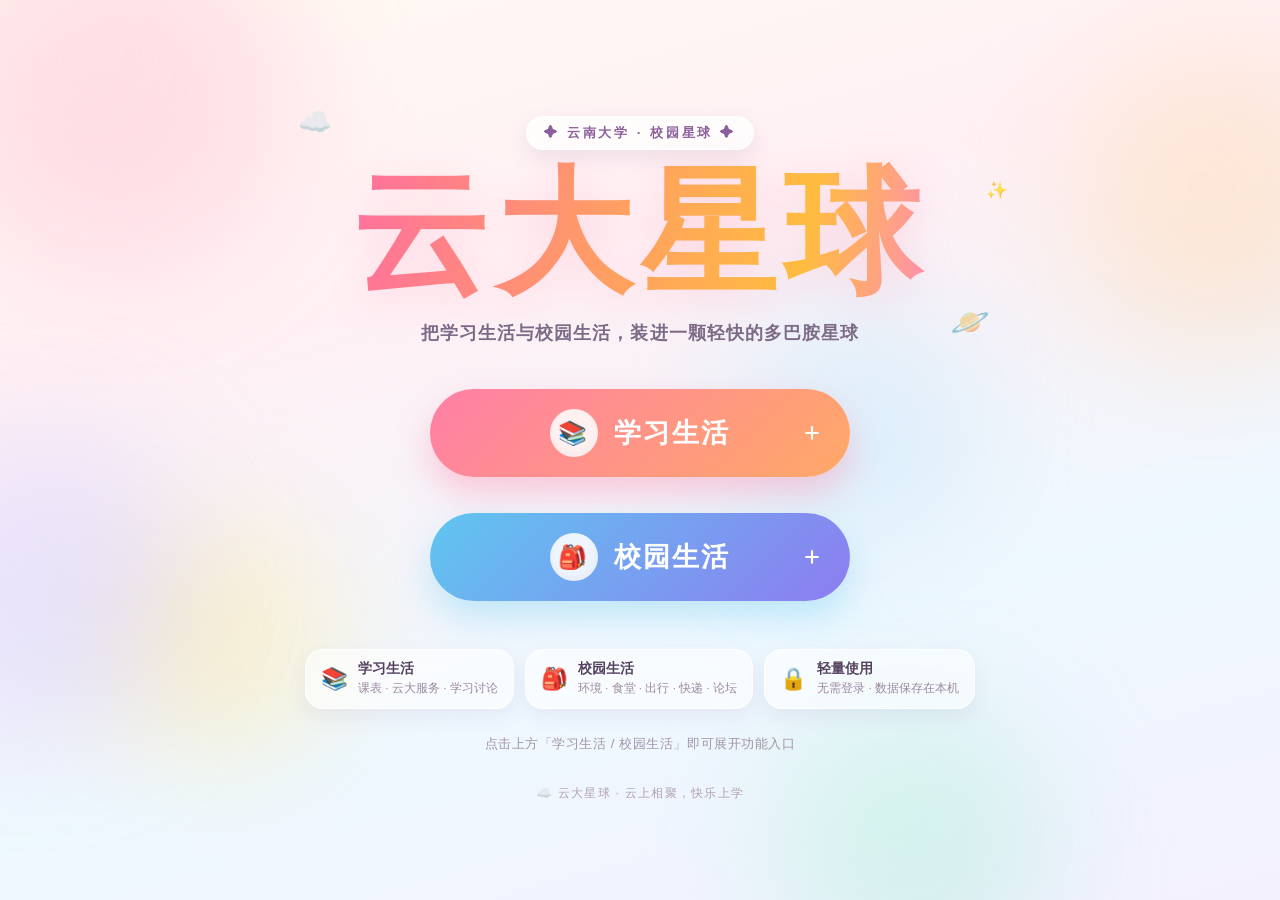
<file: index.html>
<!DOCTYPE html>
<html lang="zh-CN">
<head>
  <meta charset="UTF-8">
  <meta name="viewport" content="width=device-width, initial-scale=1.0">
  <title>云大星球</title>
  <link rel="icon" type="image/svg+xml" href="favicon.svg">
  <link rel="stylesheet" href="style.css">
  <link rel="stylesheet" href="pageflow.css">
  <script src="pageflow-start.js"></script>
  <script src="pageflow.js" defer></script>
</head>
<body>
  <!-- 背景里漂浮的彩色小星球 -->
  <div class="scene" aria-hidden="true">
    <span class="orb orb-pink"></span>
    <span class="orb orb-peach"></span>
    <span class="orb orb-yellow"></span>
    <span class="orb orb-mint"></span>
    <span class="orb orb-sky"></span>
    <span class="orb orb-lavender"></span>
  </div>

  <main class="home">
    <header class="hero" aria-label="云大星球简介">
      <span class="hero-eyebrow">✦ 云南大学 · 校园星球 ✦</span>
      <h1 class="site-title">云大星球</h1>
      <p class="site-tagline">把学习生活与校园生活，装进一颗轻快的多巴胺星球</p>
      <span class="hero-float hero-float-a" aria-hidden="true">☁️</span>
      <span class="hero-float hero-float-b" aria-hidden="true">🪐</span>
      <span class="hero-float hero-float-c" aria-hidden="true">✨</span>
    </header>

    <nav class="menu" aria-label="云大星球功能入口">
      <section class="menu-section" data-section="study">
        <button class="menu-head menu-study" type="button" aria-expanded="false" aria-controls="study-options">
          <span class="menu-icon" aria-hidden="true">📚</span>
          <span class="menu-name">学习生活</span>
          <svg class="menu-toggle" viewBox="0 0 24 24" width="20" height="20" fill="none"
               stroke="currentColor" stroke-width="2.6" stroke-linecap="round" aria-hidden="true">
            <path d="M12 5v14M5 12h14"></path>
          </svg>
        </button>
        <div class="option-panel" id="study-options">
          <div class="option-inner">
            <div class="option-row">
              <a class="option-chip chip-study option-link" href="schedule.html">课表录入</a>
              <a class="option-chip chip-study option-link" href="services.html">云大服务系统</a>
              <a class="option-chip chip-study option-link" href="discuss.html">云大学习讨论</a>
            </div>
          </div>
        </div>
      </section>

      <section class="menu-section" data-section="campus">
        <button class="menu-head menu-campus" type="button" aria-expanded="false" aria-controls="campus-options">
          <span class="menu-icon" aria-hidden="true">🎒</span>
          <span class="menu-name">校园生活</span>
          <svg class="menu-toggle" viewBox="0 0 24 24" width="20" height="20" fill="none"
               stroke="currentColor" stroke-width="2.6" stroke-linecap="round" aria-hidden="true">
            <path d="M12 5v14M5 12h14"></path>
          </svg>
        </button>
        <div class="option-panel" id="campus-options">
          <div class="option-inner">
            <div class="option-row">
              <a class="option-chip chip-campus option-link" href="environment.html">学校环境</a>
              <a class="option-chip chip-campus option-link" href="canteens.html">学校食堂</a>
              <a class="option-chip chip-campus option-link" href="transport.html">校内出行</a>
              <a class="option-chip chip-campus option-link" href="courier.html">校内快递</a>
              <a class="option-chip chip-campus option-link" href="forum.html">校内论坛</a>
            </div>
          </div>
        </div>
      </section>
    </nav>

    <section class="feature-strip" aria-label="云大星球特点">
      <div class="feature-item">
        <span class="feature-emoji" aria-hidden="true">📚</span>
        <div>
          <strong>学习生活</strong>
          <small>课表 · 云大服务 · 学习讨论</small>
        </div>
      </div>
      <div class="feature-item">
        <span class="feature-emoji" aria-hidden="true">🎒</span>
        <div>
          <strong>校园生活</strong>
          <small>环境 · 食堂 · 出行 · 快递 · 论坛</small>
        </div>
      </div>
      <div class="feature-item">
        <span class="feature-emoji" aria-hidden="true">🔒</span>
        <div>
          <strong>轻量使用</strong>
          <small>无需登录 · 数据保存在本机</small>
        </div>
      </div>
    </section>

    <p class="home-hint">点击上方「学习生活 / 校园生活」即可展开功能入口</p>

    <footer class="home-footer">☁️ 云大星球 · 云上相聚，快乐上学</footer>
  </main>

  <script>
    const menuSections = Array.from(document.querySelectorAll(".menu-section"));

    function collapseAll() {
      menuSections.forEach((item) => {
        item.classList.remove("open");
        item.querySelector(".menu-head").setAttribute("aria-expanded", "false");
      });
    }

    menuSections.forEach((section) => {
      const head = section.querySelector(".menu-head");
      head.addEventListener("click", () => {
        const wasOpen = section.classList.contains("open");
        collapseAll();
        if (!wasOpen) {
          section.classList.add("open");
          head.setAttribute("aria-expanded", "true");
        }
      });
    });
  </script>
</body>
</html>
</file>
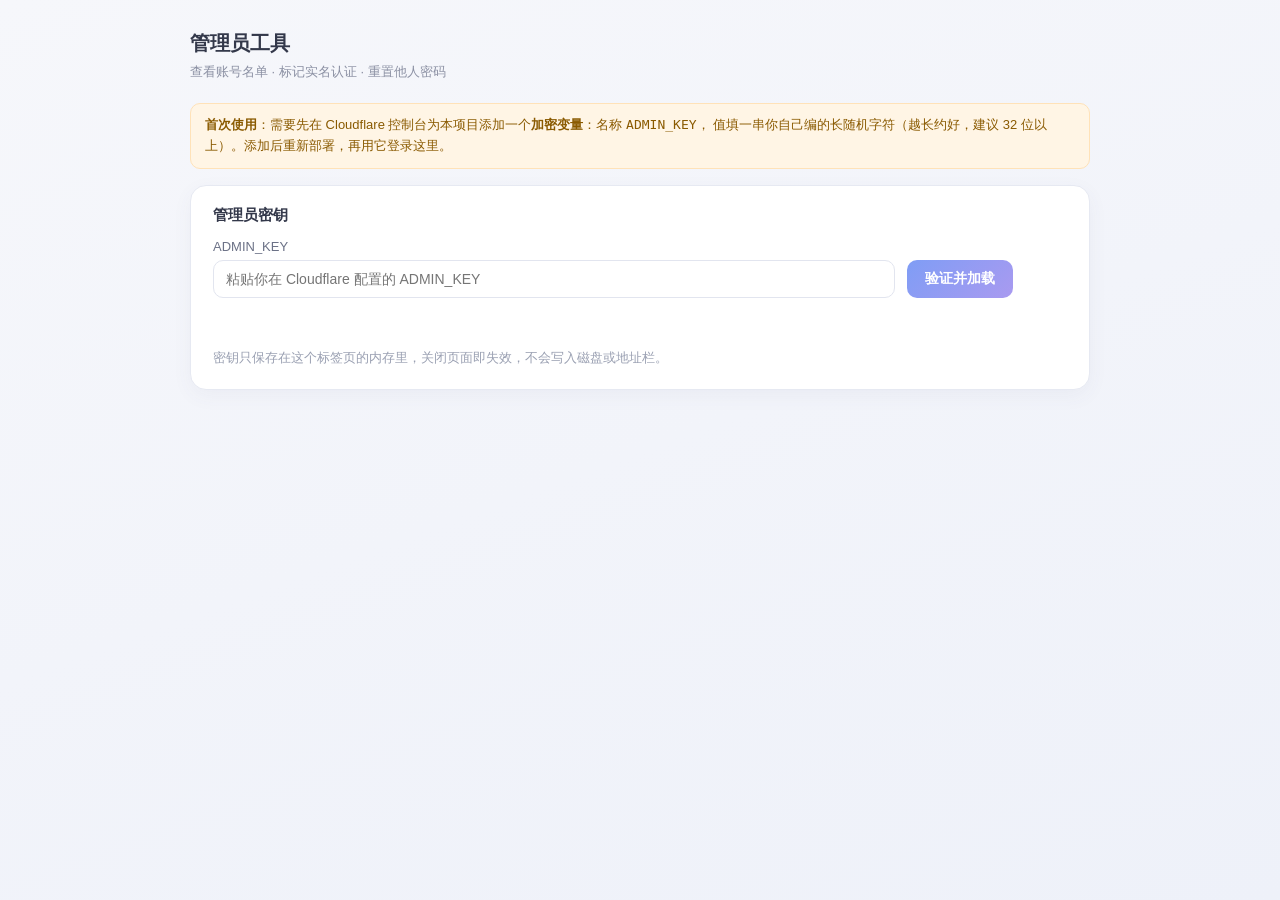
<file: admin.html>
<!DOCTYPE html>
<html lang="zh-CN">
<head>
<meta charset="UTF-8">
<meta name="viewport" content="width=device-width, initial-scale=1.0">
<meta name="robots" content="noindex, nofollow">
<title>管理员工具 · 云大星球</title>
<style>
  *{box-sizing:border-box}
  body{
    margin:0;min-height:100vh;padding:30px 18px 60px;
    font-family:-apple-system,BlinkMacSystemFont,"PingFang SC","Hiragino Sans GB","Microsoft YaHei",sans-serif;
    color:#33384a;background:linear-gradient(160deg,#f6f7fb 0%,#eef1f9 100%);-webkit-font-smoothing:antialiased;
  }
  .wrap{max-width:900px;margin:0 auto}
  h1{font-size:20px;margin:0 0 6px;font-weight:600}
  .sub{color:#8b90a3;font-size:13px;margin:0 0 22px}
  .card{background:#fff;border:1px solid #e6e9f2;border-radius:16px;padding:20px 22px;margin-bottom:18px;box-shadow:0 6px 20px rgba(70,70,120,.05)}
  h2{font-size:15px;margin:0 0 14px;font-weight:600}
  label{display:block;margin-bottom:12px}
  label span{display:block;font-size:13px;color:#6b7186;margin-bottom:6px}
  input,select{
    width:100%;padding:10px 12px;border:1px solid #e2e5ef;border-radius:10px;font-size:14px;
    background:#fff;color:#2c3143;outline:none
  }
  input:focus,select:focus{border-color:#8fa8f5;box-shadow:0 0 0 3px rgba(140,165,245,.16)}
  .row{display:flex;gap:12px;flex-wrap:wrap}
  .row > *{flex:1;min-width:160px}
  .btn{
    padding:10px 18px;border:none;border-radius:10px;font-size:14px;font-weight:600;cursor:pointer;
    background:linear-gradient(135deg,#7f9df5,#a99af0);color:#fff
  }
  .btn:disabled{opacity:.55;cursor:default}
  .btn.ghost{background:#fff;color:#5d6478;border:1px solid #e2e5ef;font-weight:500}
  .btn.mini{padding:5px 11px;font-size:12.5px;border-radius:8px;font-weight:500}
  .tip{font-size:13px;margin:10px 0 0;min-height:18px}
  .tip.err{color:#d9534f}.tip.ok{color:#2f9e6f}
  table{width:100%;border-collapse:collapse;font-size:13.5px}
  th,td{border-bottom:1px solid #eef1f7;padding:9px 8px;text-align:left;vertical-align:middle}
  th{color:#6b7186;font-weight:500;font-size:12.5px;background:#fafbfe}
  tr:last-child td{border-bottom:none}
  .badge{display:inline-block;font-size:11.5px;padding:2px 8px;border-radius:999px}
  .badge.pending{background:#fff5e5;color:#c77700}
  .badge.verified{background:#e9f7ef;color:#0f9d58}
  .badge.miss{background:#f4f5f8;color:#9aa0b2}
  .hidden{display:none!important}
  .note{font-size:12.5px;color:#9aa0b2;line-height:1.7;margin:10px 0 0}
  .warn{background:#fff5e5;border:1px solid #ffe2b8;color:#8a5a00;border-radius:10px;padding:11px 14px;font-size:13px;line-height:1.6;margin-bottom:16px}
</style>
</head>
<body>
<div class="wrap">
  <h1>管理员工具</h1>
  <p class="sub">查看账号名单 · 标记实名认证 · 重置他人密码</p>

  <div class="warn" id="setupWarn">
    <b>首次使用</b>：需要先在 Cloudflare 控制台为本项目添加一个<b>加密变量</b>：名称 <code>ADMIN_KEY</code>，
    值填一串你自己编的长随机字符（越长约好，建议 32 位以上）。添加后重新部署，再用它登录这里。
  </div>

  <div class="card">
    <h2>管理员密钥</h2>
    <div class="row">
      <label style="flex:3"><span>ADMIN_KEY</span><input id="key" type="password" placeholder="粘贴你在 Cloudflare 配置的 ADMIN_KEY"></label>
      <div style="flex:0 0 auto;display:flex;align-items:flex-end;padding-bottom:12px">
        <button class="btn" id="btnUnlock" type="button">验证并加载</button>
      </div>
    </div>
    <p class="tip" id="tipKey"></p>
    <p class="note">密钥只保存在这个标签页的内存里，关闭页面即失效，不会写入磁盘或地址栏。</p>
  </div>

  <div id="panel" class="hidden">
    <div class="card">
      <h2>账号名单 <span style="color:#9aa0b2;font-weight:400;font-size:13px" id="userCount"></span></h2>
      <div class="row" style="margin-bottom:10px">
        <input id="search" type="text" placeholder="搜索账号 / 姓名 / 专业" style="flex:2">
        <button class="btn ghost" id="btnReload" type="button" style="flex:0 0 auto">刷新</button>
      </div>
      <div style="overflow-x:auto">
        <table>
          <thead>
            <tr><th>账号</th><th>昵称</th><th>真实姓名</th><th>专业</th><th>认证</th><th>帖子</th><th>注册时间</th><th>操作</th></tr>
          </thead>
          <tbody id="userRows"></tbody>
        </table>
      </div>
      <p class="note">「认证」列显示每个人的实名审核状态。点「通过」即标为已认证（需先把 wrangler.toml 里的 REQUIRE_VERIFIED 改成 "1" 才会真正拦住未认证的人发帖）。</p>
    </div>

    <div class="card">
      <h2>重置密码</h2>
      <div class="row">
        <label><span>要重置的账号</span><input id="rpUser" type="text" placeholder="对方注册时用的账号名" maxlength="20"></label>
        <label><span>新密码（至少 6 位）</span><input id="rpPass" type="password" placeholder="新的登录密码"></label>
        <label><span>再输一次</span><input id="rpPass2" type="password" placeholder="确认新密码"></label>
      </div>
      <button class="btn" id="btnReset" type="button">确认重置</button>
      <p class="tip" id="tipReset"></p>
      <p class="note">重置后，对方<b>所有已登录的设备会被强制退出</b>，需要用新密码重新登录。请通过可信渠道把新密码告诉本人。</p>
    </div>
  </div>
</div>

<script>
(function () {
  "use strict";
  var ITERATIONS = 100000;
  var key = "";
  var users = [];

  var $ = function (id) { return document.getElementById(id); };

  function tip(id, msg, ok) {
    var el = $(id);
    el.textContent = msg || "";
    el.className = "tip" + (msg ? (ok ? " ok" : " err") : "");
  }
  function busy(btn, on, text) {
    btn.disabled = on;
    if (on) { btn.dataset.old = btn.textContent; btn.textContent = text || "处理中…"; }
    else if (btn.dataset.old) { btn.textContent = btn.dataset.old; }
  }
  function api(path, options) {
    options = options || {};
    var init = { method: options.method || "GET", headers: { "x-admin-key": key }, credentials: "same-origin" };
    if (options.body !== undefined) {
      init.headers["Content-Type"] = "application/json";
      init.body = JSON.stringify(options.body);
    }
    return fetch("/api" + path, init).then(function (res) {
      return res.json().catch(function () { return {}; }).then(function (data) {
        if (!res.ok) {
          var err = new Error((data && data.error) || ("请求失败（" + res.status + "）"));
          err.status = res.status;
          throw err;
        }
        return data;
      });
    });
  }
  function hex(buf) {
    return Array.prototype.map.call(new Uint8Array(buf), function (b) { return b.toString(16).padStart(2, "0"); }).join("");
  }
  function randomSalt() {
    var a = new Uint8Array(16); crypto.getRandomValues(a); return hex(a.buffer);
  }
  function derive(salt, password) {
    var enc = new TextEncoder();
    return crypto.subtle.importKey("raw", enc.encode(password), { name: "PBKDF2" }, false, ["deriveBits"])
      .then(function (k) {
        return crypto.subtle.deriveBits(
          { name: "PBKDF2", salt: enc.encode(salt), iterations: ITERATIONS, hash: "SHA-256" }, k, 256);
      })
      .then(hex);
  }
  function esc(v) {
    return String(v == null ? "" : v).replace(/[&<>"']/g, function (c) {
      return { "&": "&amp;", "<": "&lt;", ">": "&gt;", '"': "&quot;", "'": "&#39;" }[c] || c;
    });
  }

  function badge(u) {
    if (!u.profileComplete) return '<span class="badge miss">未填资料</span>';
    return u.verifyStatus === "verified"
      ? '<span class="badge verified">已认证</span>'
      : '<span class="badge pending">待审核</span>';
  }

  function render() {
    var q = $("search").value.trim().toLowerCase();
    var list = users.filter(function (u) {
      if (!q) return true;
      return (u.username + " " + u.displayName + " " + u.realName + " " + u.major).toLowerCase().indexOf(q) > -1;
    });
    $("userCount").textContent = "（共 " + users.length + " 人" + (q ? "，匹配 " + list.length + " 人" : "") + "）";
    $("userRows").innerHTML = list.length === 0
      ? '<tr><td colspan="8" style="color:#9aa0b2;padding:18px 8px">没有匹配的账号</td></tr>'
      : list.map(function (u) {
          var verified = u.verifyStatus === "verified";
          return "<tr>" +
            "<td><b>" + esc(u.username) + "</b></td>" +
            "<td>" + esc(u.displayName) + "</td>" +
            "<td>" + (esc(u.realName) || '<span style="color:#c0c4d2">未填</span>') + "</td>" +
            "<td>" + (esc(u.major) || '<span style="color:#c0c4d2">未填</span>') + "</td>" +
            "<td>" + badge(u) + "</td>" +
            "<td>" + u.postCount + " 帖 / " + u.replyCount + " 回复</td>" +
            "<td style=\"white-space:nowrap\">" + esc(u.createdAtText) + "</td>" +
            '<td><button class="btn ghost mini" data-verify="' + esc(u.username) + '" data-to="' + (verified ? "0" : "1") + '">' +
            (verified ? "取消认证" : "通过") + "</button></td>" +
            "</tr>";
        }).join("");
  }

  function load() {
    return api("/admin/users").then(function (r) {
      users = r.users || [];
      render();
      $("panel").classList.remove("hidden");
      $("setupWarn").classList.add("hidden");
    });
  }

  $("btnUnlock").addEventListener("click", function () {
    var v = $("key").value.trim();
    if (!v) { tip("tipKey", "请输入管理员密钥"); return; }
    key = v;
    var btn = this;
    busy(btn, true, "验证中…");
    tip("tipKey", "");
    load()
      .then(function () { busy(btn, false); tip("tipKey", "验证成功", true); $("key").value = ""; })
      .catch(function (err) {
        busy(btn, false);
        key = "";
        tip("tipKey", err.message);
      });
  });
  $("key").addEventListener("keydown", function (e) { if (e.key === "Enter") $("btnUnlock").click(); });
  $("btnReload").addEventListener("click", function () { load().catch(function (e) { alert(e.message); }); });
  $("search").addEventListener("input", render);

  $("userRows").addEventListener("click", function (e) {
    var btn = e.target.closest("[data-verify]");
    if (!btn) return;
    var username = btn.getAttribute("data-verify");
    var verified = btn.getAttribute("data-to") === "1";
    busy(btn, true, "…");
    api("/admin/verify", { method: "POST", body: { username: username, verified: verified } })
      .then(function () { return load(); })
      .catch(function (err) { busy(btn, false); alert(err.message); });
  });

  $("btnReset").addEventListener("click", function () {
    var u = $("rpUser").value.trim();
    var p = $("rpPass").value;
    var p2 = $("rpPass2").value;
    if (!u) { tip("tipReset", "请填写要重置的账号"); return; }
    if (!p || p.length < 6) { tip("tipReset", "新密码至少 6 位"); return; }
    if (p !== p2) { tip("tipReset", "两次输入的密码不一致"); return; }
    if (u === "__admin__") { tip("tipReset", "账号名不合法"); return; }
    var btn = this;
    busy(btn, true, "重置中…");
    tip("tipReset", "");
    var salt = randomSalt();
    derive(salt, p)
      .then(function (hash) {
        return api("/admin/reset-password", { method: "POST", body: { username: u, newSalt: salt, newPassHash: hash } });
      })
      .then(function () {
        busy(btn, false);
        $("rpPass").value = ""; $("rpPass2").value = "";
        tip("tipReset", "已重置「" + u + "」的密码，该账号的登录状态已被强制退出。请把新密码交给本人。", true);
      })
      .catch(function (err) { busy(btn, false); tip("tipReset", err.message); });
  });
})();
</script>
</body>
</html>
</file>
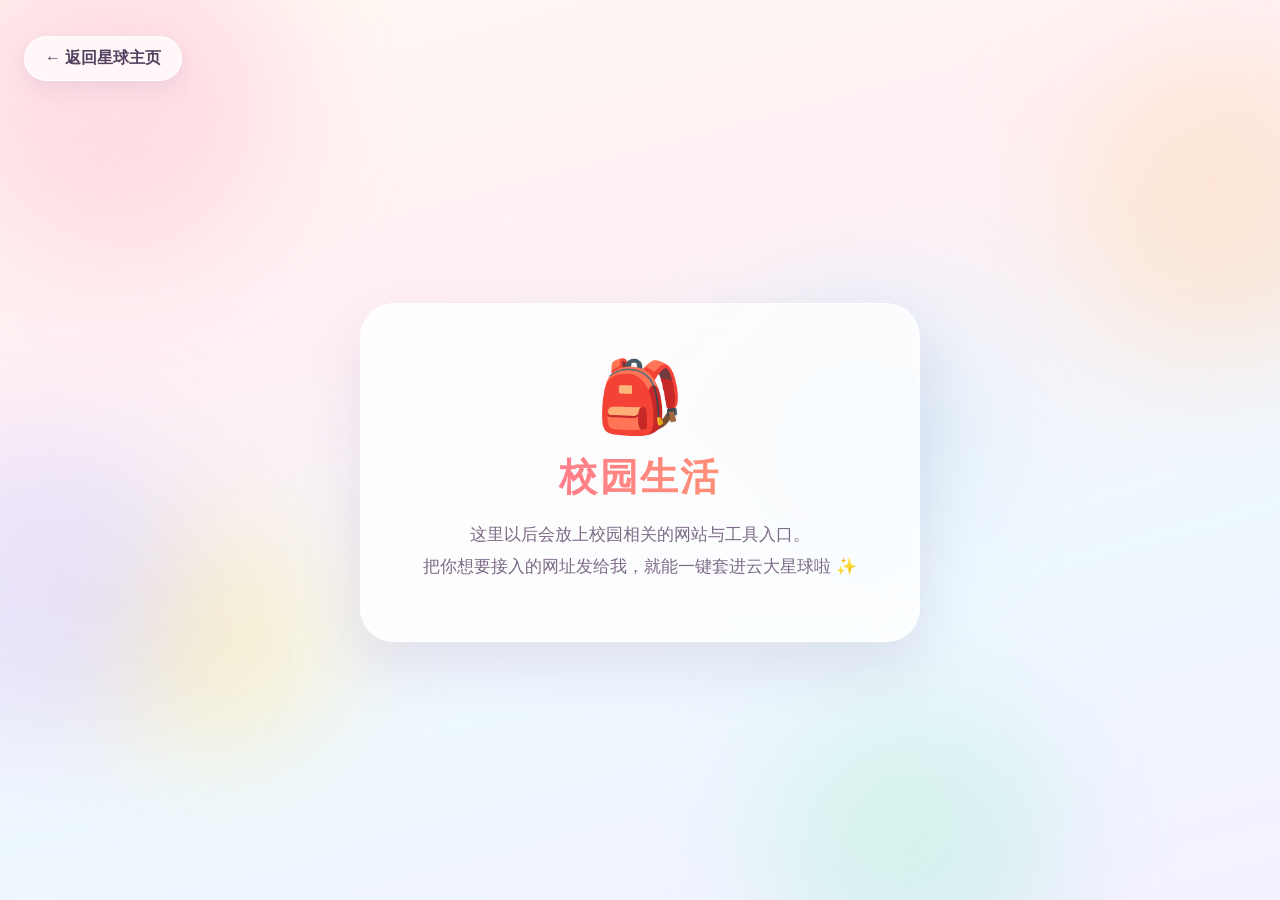
<file: campus.html>
<!DOCTYPE html>
<html lang="zh-CN">
<head>
  <meta charset="UTF-8">
  <meta name="viewport" content="width=device-width, initial-scale=1.0">
  <title>校园生活 · 云大星球</title>
  <link rel="icon" type="image/svg+xml" href="favicon.svg">
  <link rel="stylesheet" href="style.css">
  <link rel="stylesheet" href="pageflow.css">
  <script src="pageflow-start.js"></script>
  <script src="pageflow.js" defer></script>
</head>
<body>
  <div class="scene" aria-hidden="true">
    <span class="orb orb-pink"></span>
    <span class="orb orb-peach"></span>
    <span class="orb orb-yellow"></span>
    <span class="orb orb-mint"></span>
    <span class="orb orb-sky"></span>
    <span class="orb orb-lavender"></span>
  </div>

  <div class="inner-page">
    <a class="back-link" href="index.html">← 返回星球主页</a>

    <section class="placeholder-card">
      <div class="placeholder-emoji">🎒</div>
      <h2 class="placeholder-title">校园生活</h2>
      <p class="placeholder-text">
        这里以后会放上校园相关的网站与工具入口。<br>
        把你想要接入的网址发给我，就能一键套进云大星球啦 ✨
      </p>
    </section>
  </div>
</body>
</html>
</file>
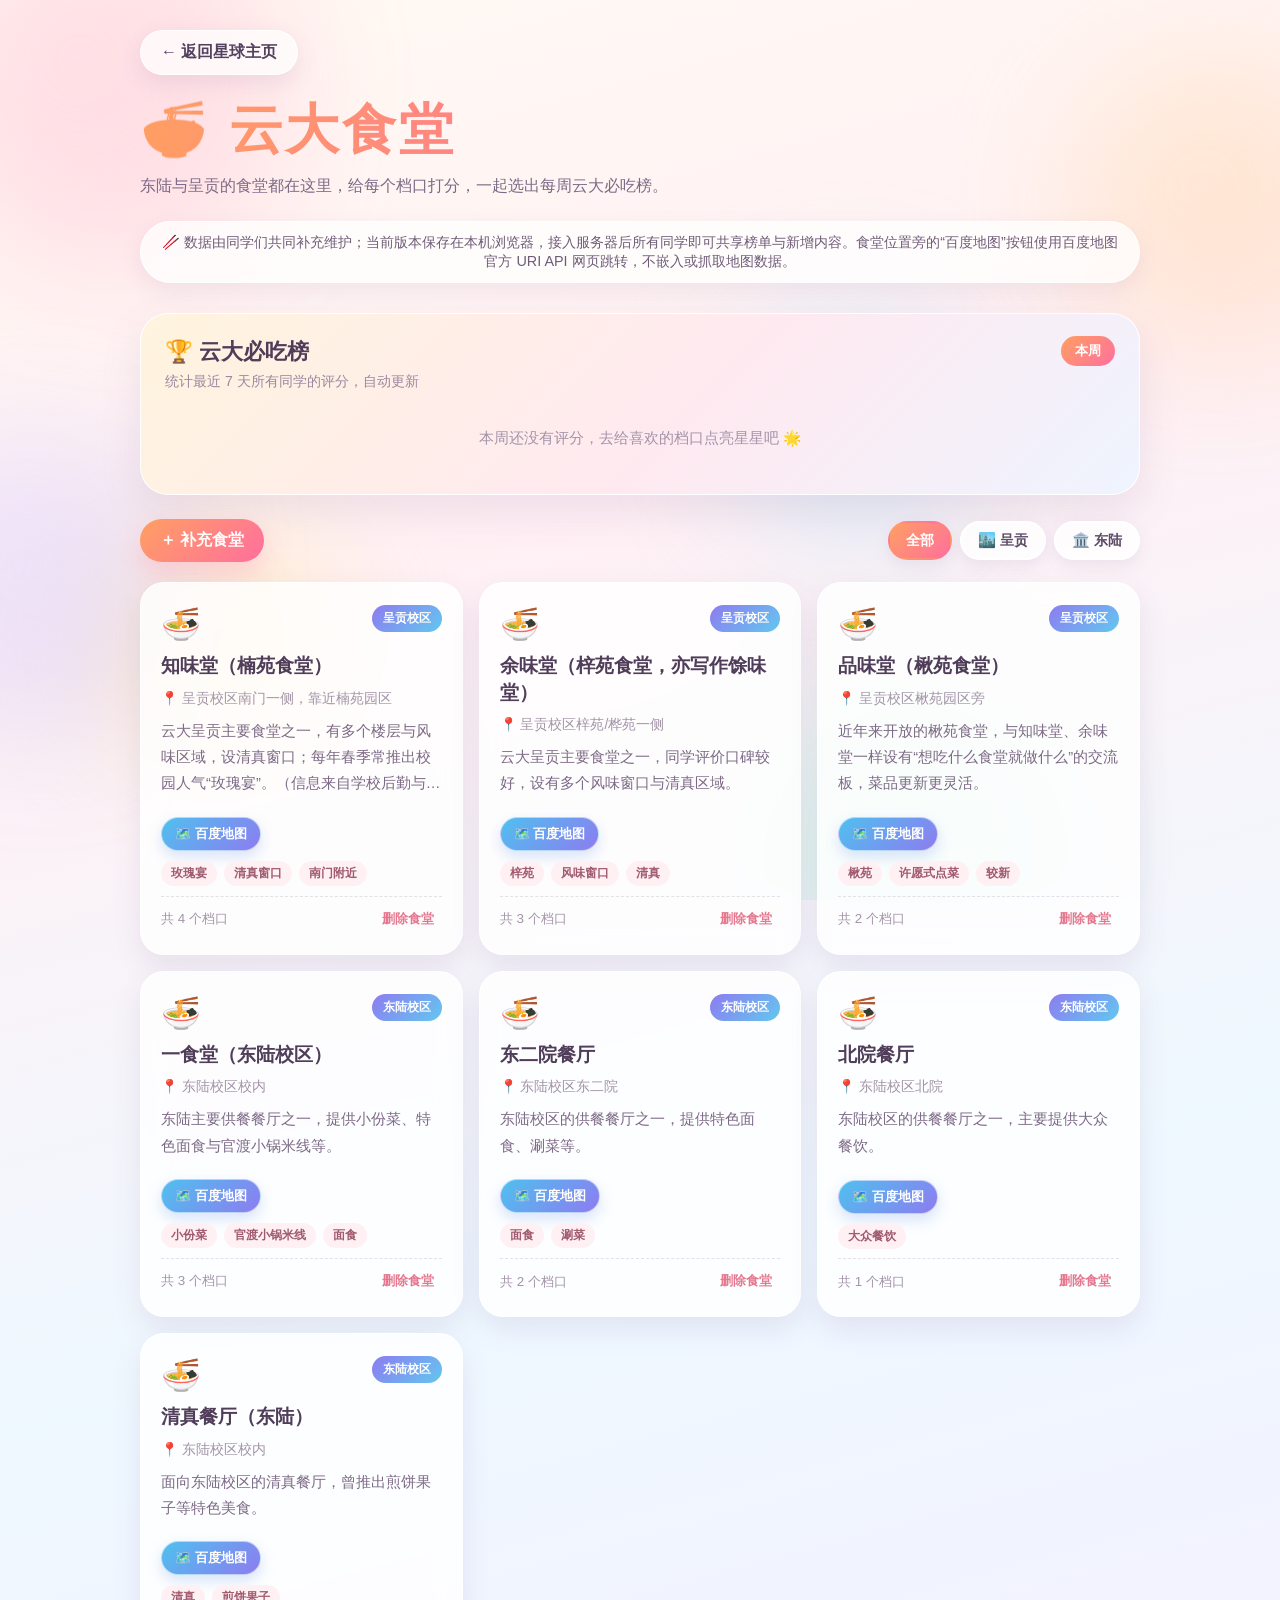
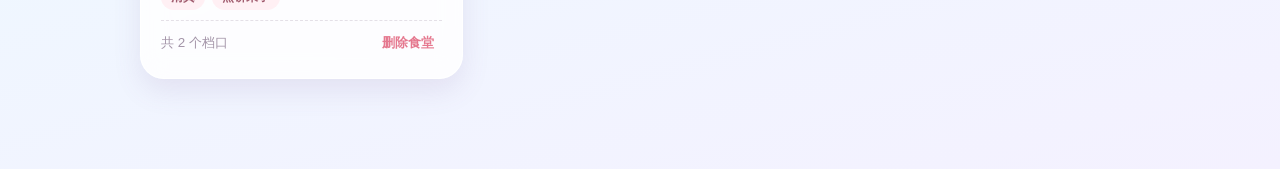
<file: canteens.html>
<!DOCTYPE html>
<html lang="zh-CN">
<head>
  <meta charset="UTF-8">
  <meta name="viewport" content="width=device-width, initial-scale=1.0">
  <title>学校食堂 · 云大星球</title>
  <link rel="icon" type="image/svg+xml" href="favicon.svg">
  <link rel="stylesheet" href="style.css">
  <link rel="stylesheet" href="canteens.css">
  <link rel="stylesheet" href="pageflow.css">
  <script src="pageflow-start.js"></script>
  <script src="pageflow.js" defer></script>
  <script src="canteens.js" defer></script>
</head>
<body>
  <div class="scene" aria-hidden="true">
    <span class="orb orb-pink"></span>
    <span class="orb orb-peach"></span>
    <span class="orb orb-yellow"></span>
    <span class="orb orb-mint"></span>
    <span class="orb orb-sky"></span>
    <span class="orb orb-lavender"></span>
  </div>

  <!-- 食堂总览 -->
  <main class="food-page" id="listView">
    <header class="food-header">
      <a class="back-link" href="index.html">← 返回星球主页</a>
      <div class="food-heading">
        <h1>🍜 云大食堂</h1>
        <p>东陆与呈贡的食堂都在这里，给每个档口打分，一起选出每周云大必吃榜。</p>
      </div>
    </header>

    <p class="food-notice">
      🥢 数据由同学们共同补充维护；当前版本保存在本机浏览器，接入服务器后所有同学即可共享榜单与新增内容。食堂位置旁的“百度地图”按钮使用百度地图官方 URI API 网页跳转，不嵌入或抓取地图数据。
    </p>

    <section class="food-leader" aria-label="每周云大必吃榜">
      <div class="food-leader-head">
        <div>
          <h2>🏆 云大必吃榜</h2>
          <p>统计最近 7 天所有同学的评分，自动更新</p>
        </div>
        <span class="week-badge">本周</span>
      </div>
      <div class="rank-list" id="rankList"></div>
    </section>

    <section class="food-toolbar">
      <div>
        <button class="tool-btn add-canteen-btn" id="addCanteenBtn" type="button">＋ 补充食堂</button>
      </div>
      <nav class="campus-filter" id="campusFilter" aria-label="按校区筛选">
        <button class="cat-btn is-active" type="button" data-campus="all">全部</button>
        <button class="cat-btn" type="button" data-campus="呈贡校区">🏙️ 呈贡</button>
        <button class="cat-btn" type="button" data-campus="东陆校区">🏛️ 东陆</button>
      </nav>
    </section>

    <section class="canteen-grid" id="canteenGrid"></section>
  </main>

  <!-- 食堂详情 -->
  <main class="food-detail-page" id="detailView" hidden>
    <header class="food-header">
      <button class="back-link detail-back" id="backToList" type="button">← 返回食堂列表</button>
      <div class="food-heading">
        <h1 id="detailName">食堂</h1>
        <p id="detailSub">云南大学食堂</p>
      </div>
    </header>

    <section class="canteen-intro">
      <p id="detailPosition" class="canteen-position"></p>
      <div id="detailMap"></div>
      <p id="detailIntro"></p>
      <div class="canteen-tags" id="detailTags"></div>
      <div class="intro-actions">
        <button class="tool-btn" id="addStallBtn" type="button">＋ 补充这个食堂的档口</button>
      </div>
    </section>

    <section class="stall-list" id="stallList" aria-label="档口列表"></section>
  </main>

  <!-- 补充食堂 -->
  <div class="d-modal-backdrop" id="canteenModal" aria-hidden="true">
    <div class="d-modal-card" role="dialog" aria-modal="true" aria-labelledby="canteenModalTitle">
      <div class="d-modal-head">
        <h2 id="canteenModalTitle">补充食堂</h2>
        <button class="d-close" type="button" data-close="canteenModal" aria-label="关闭">×</button>
      </div>
      <form id="canteenForm">
        <div class="form-grid">
          <label class="d-field">
            <span>所在校区</span>
            <select id="newCanteenCampus">
              <option value="呈贡校区">呈贡校区</option>
              <option value="东陆校区">东陆校区</option>
            </select>
          </label>
          <label class="d-field">
            <span>食堂名称 <em>*</em></span>
            <input id="newCanteenName" type="text" maxlength="30" placeholder="例如：玫瑰园食堂">
          </label>
        </div>
        <label class="d-field">
          <span>大致位置</span>
          <input id="newCanteenPosition" type="text" maxlength="60" placeholder="例如：图书馆旁边 / 某宿舍园区">
        </label>
        <label class="d-field">
          <span>食堂特色介绍</span>
          <textarea id="newCanteenIntro" rows="4" maxlength="500" placeholder="这家食堂有什么好吃的、哪层有什么特色？"></textarea>
        </label>
        <label class="d-field">
          <span>标签（用顿号分隔）</span>
          <input id="newCanteenTags" type="text" maxlength="80" placeholder="例如：小锅米线、清真、夜宵">
        </label>
        <div class="d-modal-actions">
          <button class="d-btn ghost" type="button" data-close="canteenModal">取消</button>
          <button class="d-btn solid" type="submit">添加食堂</button>
        </div>
      </form>
    </div>
  </div>

  <!-- 补充档口 -->
  <div class="d-modal-backdrop" id="stallModal" aria-hidden="true">
    <div class="d-modal-card" role="dialog" aria-modal="true" aria-labelledby="stallModalTitle">
      <div class="d-modal-head">
        <h2 id="stallModalTitle">补充档口 / 店铺</h2>
        <button class="d-close" type="button" data-close="stallModal" aria-label="关闭">×</button>
      </div>
      <form id="stallForm">
        <label class="d-field">
          <span>所属食堂</span>
          <input id="stallCanteenName" type="text" disabled>
        </label>
        <label class="d-field">
          <span>档口名称 <em>*</em></span>
          <input id="newStallName" type="text" maxlength="30" placeholder="例如：小锅米线窗口">
        </label>
        <label class="d-field">
          <span>卖什么 / 特色</span>
          <input id="newStallDesc" type="text" maxlength="120" placeholder="例如：官渡小锅米线，可加冒">
        </label>
        <div class="d-modal-actions">
          <button class="d-btn ghost" type="button" data-close="stallModal">取消</button>
          <button class="d-btn solid" type="submit">添加档口</button>
        </div>
      </form>
    </div>
  </div>

  <div class="toast" id="foodToast" role="status" aria-live="polite"></div>
</body>
</html>
</file>
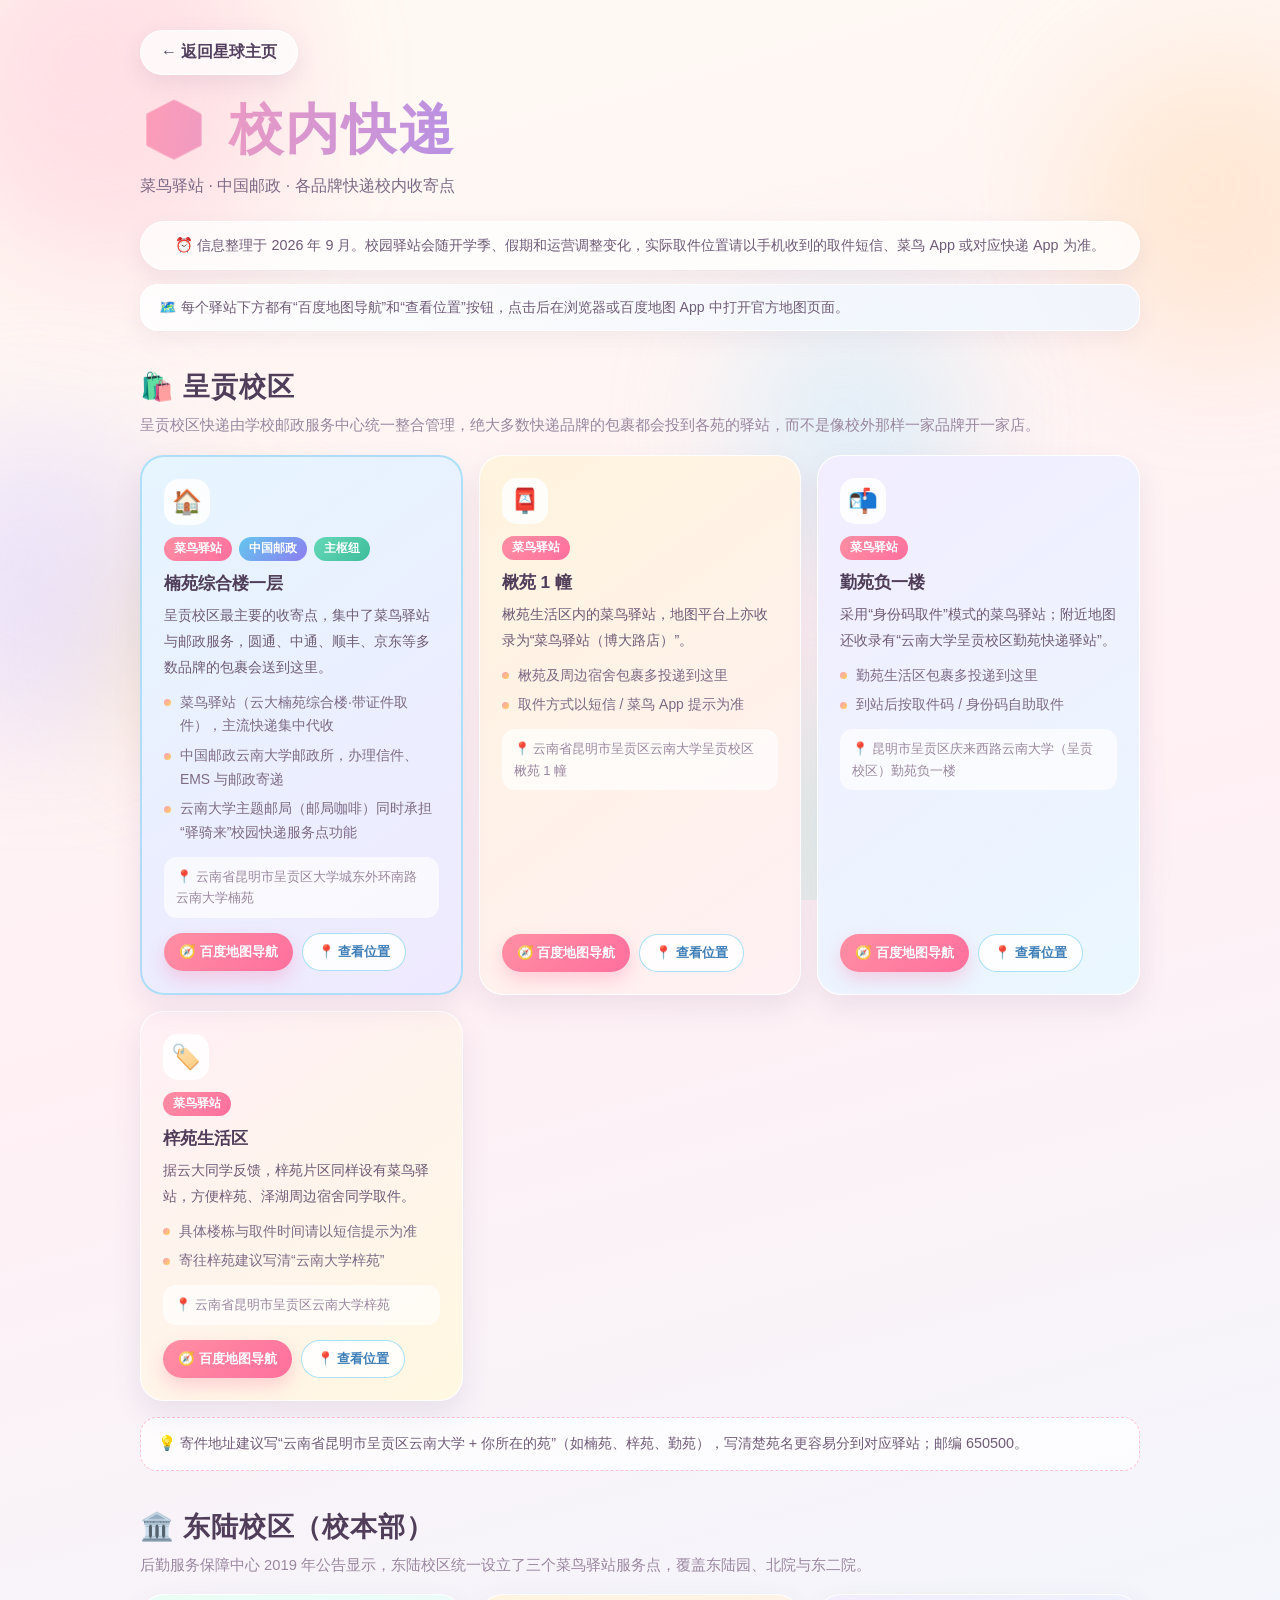
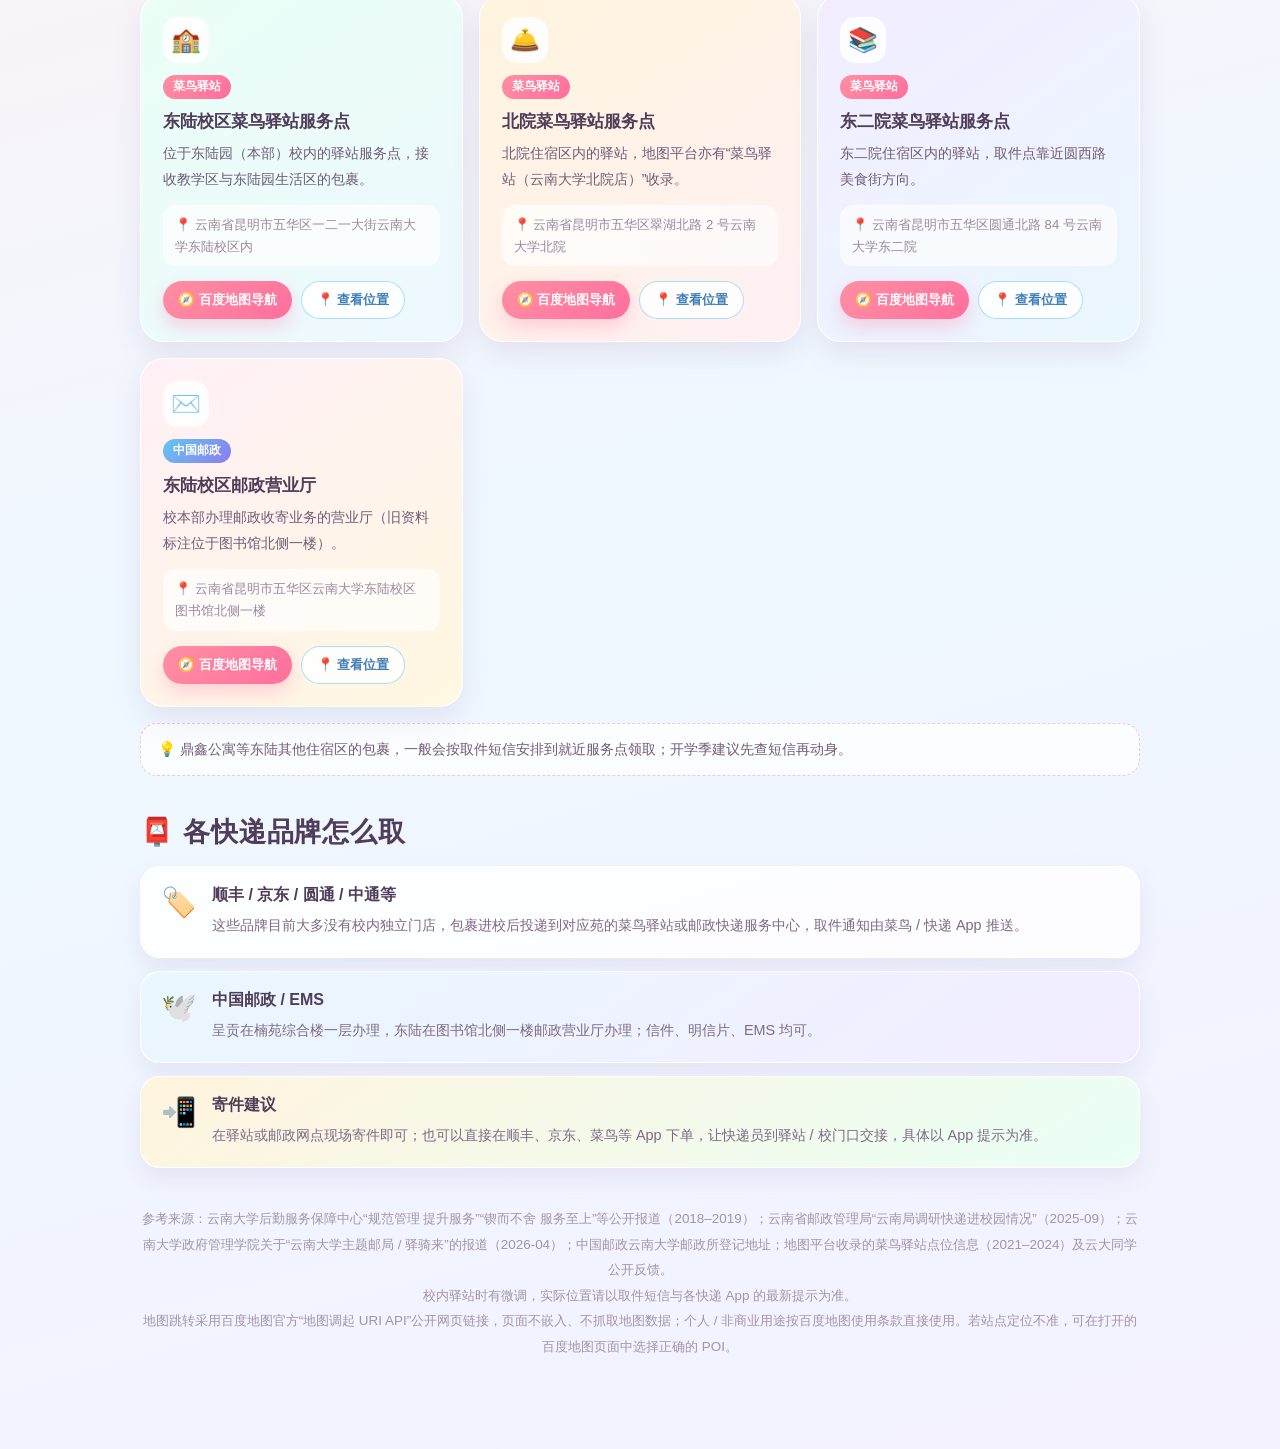
<file: courier.html>
<!DOCTYPE html>
<html lang="zh-CN">
<head>
  <meta charset="UTF-8">
  <meta name="viewport" content="width=device-width, initial-scale=1.0">
  <title>校内快递 · 云大星球</title>
  <link rel="icon" type="image/svg+xml" href="favicon.svg">
  <link rel="stylesheet" href="style.css">
  <link rel="stylesheet" href="courier.css">
  <link rel="stylesheet" href="pageflow.css">
  <script src="pageflow-start.js"></script>
  <script src="pageflow.js" defer></script>
</head>
<body>
  <div class="scene" aria-hidden="true">
    <span class="orb orb-pink"></span>
    <span class="orb orb-peach"></span>
    <span class="orb orb-yellow"></span>
    <span class="orb orb-mint"></span>
    <span class="orb orb-sky"></span>
    <span class="orb orb-lavender"></span>
  </div>

  <main class="logi-page">
    <header class="logi-header">
      <a class="back-link" href="index.html">← 返回星球主页</a>
      <div class="logi-heading">
        <h1>📦 校内快递</h1>
        <p>菜鸟驿站 · 中国邮政 · 各品牌快递校内收寄点</p>
      </div>
    </header>

    <p class="logi-notice">
      ⏰ 信息整理于 2026 年 9 月。校园驿站会随开学季、假期和运营调整变化，实际取件位置请以手机收到的取件短信、菜鸟 App 或对应快递 App 为准。
    </p>

    <p class="logi-map-note">
      🗺️ 每个驿站下方都有“百度地图导航”和“查看位置”按钮，点击后在浏览器或百度地图 App 中打开官方地图页面。
    </p>

    <section class="logi-block">
      <h2 class="logi-title">🛍️ 呈贡校区</h2>
      <p class="logi-desc">
        呈贡校区快递由学校邮政服务中心统一整合管理，绝大多数快递品牌的包裹都会投到各苑的驿站，而不是像校外那样一家品牌开一家店。
      </p>

      <div class="station-grid">
        <article class="station-card station-main">
          <div class="station-icon">🏠</div>
          <div class="station-badges">
            <span class="badge badge-red">菜鸟驿站</span>
            <span class="badge badge-blue">中国邮政</span>
            <span class="badge badge-green">主枢纽</span>
          </div>
          <h3>楠苑综合楼一层</h3>
          <p class="station-desc">呈贡校区最主要的收寄点，集中了菜鸟驿站与邮政服务，圆通、中通、顺丰、京东等多数品牌的包裹会送到这里。</p>
          <ul class="station-list">
            <li>菜鸟驿站（云大楠苑综合楼·带证件取件），主流快递集中代收</li>
            <li>中国邮政云南大学邮政所，办理信件、EMS 与邮政寄递</li>
            <li>云南大学主题邮局（邮局咖啡）同时承担“驿骑来”校园快递服务点功能</li>
          </ul>
          <p class="station-addr">📍 云南省昆明市呈贡区大学城东外环南路云南大学楠苑</p>
          <div class="map-actions">
            <a class="map-btn map-btn-nav" target="_blank" rel="noopener noreferrer"
               href="https://api.map.baidu.com/direction?origin=%E6%88%91%E7%9A%84%E4%BD%8D%E7%BD%AE&destination=%E4%BA%91%E5%8D%97%E5%A4%A7%E5%AD%A6%E5%91%88%E8%B4%A1%E6%A0%A1%E5%8C%BA%E6%A5%A0%E8%8B%91%E7%BB%BC%E5%90%88%E6%A5%BC&mode=walking&region=%E6%98%86%E6%98%8E&output=html&src=webapp.yundaxingqiu.courier">🧭 百度地图导航</a>
            <a class="map-btn map-btn-view" target="_blank" rel="noopener noreferrer"
               href="https://api.map.baidu.com/place/search?query=%E4%BA%91%E5%8D%97%E5%A4%A7%E5%AD%A6%E5%91%88%E8%B4%A1%E6%A0%A1%E5%8C%BA%E6%A5%A0%E8%8B%91%E7%BB%BC%E5%90%88%E6%A5%BC&region=%E6%98%86%E6%98%8E&output=html&src=webapp.yundaxingqiu.courier">📍 查看位置</a>
          </div>
        </article>

        <article class="station-card">
          <div class="station-icon">📮</div>
          <div class="station-badges">
            <span class="badge badge-red">菜鸟驿站</span>
          </div>
          <h3>楸苑 1 幢</h3>
          <p class="station-desc">楸苑生活区内的菜鸟驿站，地图平台上亦收录为“菜鸟驿站（博大路店）”。</p>
          <ul class="station-list">
            <li>楸苑及周边宿舍包裹多投递到这里</li>
            <li>取件方式以短信 / 菜鸟 App 提示为准</li>
          </ul>
          <p class="station-addr">📍 云南省昆明市呈贡区云南大学呈贡校区楸苑 1 幢</p>
          <div class="map-actions">
            <a class="map-btn map-btn-nav" target="_blank" rel="noopener noreferrer"
               href="https://api.map.baidu.com/direction?origin=%E6%88%91%E7%9A%84%E4%BD%8D%E7%BD%AE&destination=%E4%BA%91%E5%8D%97%E5%A4%A7%E5%AD%A6%E5%91%88%E8%B4%A1%E6%A0%A1%E5%8C%BA%E6%A5%B8%E8%8B%911%E5%B9%A2&mode=walking&region=%E6%98%86%E6%98%8E&output=html&src=webapp.yundaxingqiu.courier">🧭 百度地图导航</a>
            <a class="map-btn map-btn-view" target="_blank" rel="noopener noreferrer"
               href="https://api.map.baidu.com/place/search?query=%E4%BA%91%E5%8D%97%E5%A4%A7%E5%AD%A6%E5%91%88%E8%B4%A1%E6%A0%A1%E5%8C%BA%E6%A5%B8%E8%8B%911%E5%B9%A2&region=%E6%98%86%E6%98%8E&output=html&src=webapp.yundaxingqiu.courier">📍 查看位置</a>
          </div>
        </article>

        <article class="station-card">
          <div class="station-icon">📬</div>
          <div class="station-badges">
            <span class="badge badge-red">菜鸟驿站</span>
          </div>
          <h3>勤苑负一楼</h3>
          <p class="station-desc">采用“身份码取件”模式的菜鸟驿站；附近地图还收录有“云南大学呈贡校区勤苑快递驿站”。</p>
          <ul class="station-list">
            <li>勤苑生活区包裹多投递到这里</li>
            <li>到站后按取件码 / 身份码自助取件</li>
          </ul>
          <p class="station-addr">📍 昆明市呈贡区庆来西路云南大学（呈贡校区）勤苑负一楼</p>
          <div class="map-actions">
            <a class="map-btn map-btn-nav" target="_blank" rel="noopener noreferrer"
               href="https://api.map.baidu.com/direction?origin=%E6%88%91%E7%9A%84%E4%BD%8D%E7%BD%AE&destination=%E4%BA%91%E5%8D%97%E5%A4%A7%E5%AD%A6%E5%91%88%E8%B4%A1%E6%A0%A1%E5%8C%BA%E5%8B%A4%E8%8B%91&mode=walking&region=%E6%98%86%E6%98%8E&output=html&src=webapp.yundaxingqiu.courier">🧭 百度地图导航</a>
            <a class="map-btn map-btn-view" target="_blank" rel="noopener noreferrer"
               href="https://api.map.baidu.com/place/search?query=%E4%BA%91%E5%8D%97%E5%A4%A7%E5%AD%A6%E5%91%88%E8%B4%A1%E6%A0%A1%E5%8C%BA%E5%8B%A4%E8%8B%91&region=%E6%98%86%E6%98%8E&output=html&src=webapp.yundaxingqiu.courier">📍 查看位置</a>
          </div>
        </article>

        <article class="station-card">
          <div class="station-icon">🏷️</div>
          <div class="station-badges">
            <span class="badge badge-red">菜鸟驿站</span>
          </div>
          <h3>梓苑生活区</h3>
          <p class="station-desc">据云大同学反馈，梓苑片区同样设有菜鸟驿站，方便梓苑、泽湖周边宿舍同学取件。</p>
          <ul class="station-list">
            <li>具体楼栋与取件时间请以短信提示为准</li>
            <li>寄往梓苑建议写清“云南大学梓苑”</li>
          </ul>
          <p class="station-addr">📍 云南省昆明市呈贡区云南大学梓苑</p>
          <div class="map-actions">
            <a class="map-btn map-btn-nav" target="_blank" rel="noopener noreferrer"
               href="https://api.map.baidu.com/direction?origin=%E6%88%91%E7%9A%84%E4%BD%8D%E7%BD%AE&destination=%E4%BA%91%E5%8D%97%E5%A4%A7%E5%AD%A6%E5%91%88%E8%B4%A1%E6%A0%A1%E5%8C%BA%E6%A2%93%E8%8B%91&mode=walking&region=%E6%98%86%E6%98%8E&output=html&src=webapp.yundaxingqiu.courier">🧭 百度地图导航</a>
            <a class="map-btn map-btn-view" target="_blank" rel="noopener noreferrer"
               href="https://api.map.baidu.com/place/search?query=%E4%BA%91%E5%8D%97%E5%A4%A7%E5%AD%A6%E5%91%88%E8%B4%A1%E6%A0%A1%E5%8C%BA%E6%A2%93%E8%8B%91&region=%E6%98%86%E6%98%8E&output=html&src=webapp.yundaxingqiu.courier">📍 查看位置</a>
          </div>
        </article>
      </div>

      <div class="logi-tip">
        💡 寄件地址建议写“云南省昆明市呈贡区云南大学 + 你所在的苑”（如楠苑、梓苑、勤苑），写清楚苑名更容易分到对应驿站；邮编 650500。
      </div>
    </section>

    <section class="logi-block">
      <h2 class="logi-title">🏛️ 东陆校区（校本部）</h2>
      <p class="logi-desc">
        后勤服务保障中心 2019 年公告显示，东陆校区统一设立了三个菜鸟驿站服务点，覆盖东陆园、北院与东二院。
      </p>

      <div class="station-grid">
        <article class="station-card">
          <div class="station-icon">🏫</div>
          <div class="station-badges">
            <span class="badge badge-red">菜鸟驿站</span>
          </div>
          <h3>东陆校区菜鸟驿站服务点</h3>
          <p class="station-desc">位于东陆园（本部）校内的驿站服务点，接收教学区与东陆园生活区的包裹。</p>
          <p class="station-addr">📍 云南省昆明市五华区一二一大街云南大学东陆校区内</p>
          <div class="map-actions">
            <a class="map-btn map-btn-nav" target="_blank" rel="noopener noreferrer"
               href="https://api.map.baidu.com/direction?origin=%E6%88%91%E7%9A%84%E4%BD%8D%E7%BD%AE&destination=%E4%BA%91%E5%8D%97%E5%A4%A7%E5%AD%A6%E4%B8%9C%E9%99%86%E6%A0%A1%E5%8C%BA&mode=walking&region=%E6%98%86%E6%98%8E&output=html&src=webapp.yundaxingqiu.courier">🧭 百度地图导航</a>
            <a class="map-btn map-btn-view" target="_blank" rel="noopener noreferrer"
               href="https://api.map.baidu.com/place/search?query=%E4%BA%91%E5%8D%97%E5%A4%A7%E5%AD%A6%E4%B8%9C%E9%99%86%E6%A0%A1%E5%8C%BA&region=%E6%98%86%E6%98%8E&output=html&src=webapp.yundaxingqiu.courier">📍 查看位置</a>
          </div>
        </article>

        <article class="station-card">
          <div class="station-icon">🛎️</div>
          <div class="station-badges">
            <span class="badge badge-red">菜鸟驿站</span>
          </div>
          <h3>北院菜鸟驿站服务点</h3>
          <p class="station-desc">北院住宿区内的驿站，地图平台亦有“菜鸟驿站（云南大学北院店）”收录。</p>
          <p class="station-addr">📍 云南省昆明市五华区翠湖北路 2 号云南大学北院</p>
          <div class="map-actions">
            <a class="map-btn map-btn-nav" target="_blank" rel="noopener noreferrer"
               href="https://api.map.baidu.com/direction?origin=%E6%88%91%E7%9A%84%E4%BD%8D%E7%BD%AE&destination=%E4%BA%91%E5%8D%97%E5%A4%A7%E5%AD%A6%E5%8C%97%E9%99%A2&mode=walking&region=%E6%98%86%E6%98%8E&output=html&src=webapp.yundaxingqiu.courier">🧭 百度地图导航</a>
            <a class="map-btn map-btn-view" target="_blank" rel="noopener noreferrer"
               href="https://api.map.baidu.com/place/search?query=%E4%BA%91%E5%8D%97%E5%A4%A7%E5%AD%A6%E5%8C%97%E9%99%A2&region=%E6%98%86%E6%98%8E&output=html&src=webapp.yundaxingqiu.courier">📍 查看位置</a>
          </div>
        </article>

        <article class="station-card">
          <div class="station-icon">📚</div>
          <div class="station-badges">
            <span class="badge badge-red">菜鸟驿站</span>
          </div>
          <h3>东二院菜鸟驿站服务点</h3>
          <p class="station-desc">东二院住宿区内的驿站，取件点靠近圆西路美食街方向。</p>
          <p class="station-addr">📍 云南省昆明市五华区圆通北路 84 号云南大学东二院</p>
          <div class="map-actions">
            <a class="map-btn map-btn-nav" target="_blank" rel="noopener noreferrer"
               href="https://api.map.baidu.com/direction?origin=%E6%88%91%E7%9A%84%E4%BD%8D%E7%BD%AE&destination=%E4%BA%91%E5%8D%97%E5%A4%A7%E5%AD%A6%E4%B8%9C%E4%BA%8C%E9%99%A2&mode=walking&region=%E6%98%86%E6%98%8E&output=html&src=webapp.yundaxingqiu.courier">🧭 百度地图导航</a>
            <a class="map-btn map-btn-view" target="_blank" rel="noopener noreferrer"
               href="https://api.map.baidu.com/place/search?query=%E4%BA%91%E5%8D%97%E5%A4%A7%E5%AD%A6%E4%B8%9C%E4%BA%8C%E9%99%A2&region=%E6%98%86%E6%98%8E&output=html&src=webapp.yundaxingqiu.courier">📍 查看位置</a>
          </div>
        </article>

        <article class="station-card">
          <div class="station-icon">✉️</div>
          <div class="station-badges">
            <span class="badge badge-blue">中国邮政</span>
          </div>
          <h3>东陆校区邮政营业厅</h3>
          <p class="station-desc">校本部办理邮政收寄业务的营业厅（旧资料标注位于图书馆北侧一楼）。</p>
          <p class="station-addr">📍 云南省昆明市五华区云南大学东陆校区图书馆北侧一楼</p>
          <div class="map-actions">
            <a class="map-btn map-btn-nav" target="_blank" rel="noopener noreferrer"
               href="https://api.map.baidu.com/direction?origin=%E6%88%91%E7%9A%84%E4%BD%8D%E7%BD%AE&destination=%E4%BA%91%E5%8D%97%E5%A4%A7%E5%AD%A6%E4%B8%9C%E9%99%86%E6%A0%A1%E5%8C%BA%E5%9B%BE%E4%B9%A6%E9%A6%86&mode=walking&region=%E6%98%86%E6%98%8E&output=html&src=webapp.yundaxingqiu.courier">🧭 百度地图导航</a>
            <a class="map-btn map-btn-view" target="_blank" rel="noopener noreferrer"
               href="https://api.map.baidu.com/place/search?query=%E4%BA%91%E5%8D%97%E5%A4%A7%E5%AD%A6%E4%B8%9C%E9%99%86%E6%A0%A1%E5%8C%BA%E5%9B%BE%E4%B9%A6%E9%A6%86&region=%E6%98%86%E6%98%8E&output=html&src=webapp.yundaxingqiu.courier">📍 查看位置</a>
          </div>
        </article>
      </div>

      <div class="logi-tip">
        💡 鼎鑫公寓等东陆其他住宿区的包裹，一般会按取件短信安排到就近服务点领取；开学季建议先查短信再动身。
      </div>
    </section>

    <section class="logi-block">
      <h2 class="logi-title">📮 各快递品牌怎么取</h2>
      <div class="brand-cards">
        <div class="brand-card">
          <span class="brand-emoji">🏷️</span>
          <div>
            <h3>顺丰 / 京东 / 圆通 / 中通等</h3>
            <p>
              这些品牌目前大多没有校内独立门店，包裹进校后投递到对应苑的菜鸟驿站或邮政快递服务中心，取件通知由菜鸟 / 快递 App 推送。
            </p>
          </div>
        </div>
        <div class="brand-card">
          <span class="brand-emoji">🕊️</span>
          <div>
            <h3>中国邮政 / EMS</h3>
            <p>
              呈贡在楠苑综合楼一层办理，东陆在图书馆北侧一楼邮政营业厅办理；信件、明信片、EMS 均可。
            </p>
          </div>
        </div>
        <div class="brand-card">
          <span class="brand-emoji">📲</span>
          <div>
            <h3>寄件建议</h3>
            <p>
              在驿站或邮政网点现场寄件即可；也可以直接在顺丰、京东、菜鸟等 App 下单，让快递员到驿站 / 校门口交接，具体以 App 提示为准。
            </p>
          </div>
        </div>
      </div>
    </section>

    <p class="logi-source">
      参考来源：云南大学后勤服务保障中心“规范管理 提升服务”“锲而不舍 服务至上”等公开报道（2018–2019）；云南省邮政管理局“云南局调研快递进校园情况”（2025-09）；云南大学政府管理学院关于“云南大学主题邮局 / 驿骑来”的报道（2026-04）；中国邮政云南大学邮政所登记地址；地图平台收录的菜鸟驿站点位信息（2021–2024）及云大同学公开反馈。<br>
      校内驿站时有微调，实际位置请以取件短信与各快递 App 的最新提示为准。<br>
      地图跳转采用百度地图官方“地图调起 URI API”公开网页链接，页面不嵌入、不抓取地图数据；个人 / 非商业用途按百度地图使用条款直接使用。若站点定位不准，可在打开的百度地图页面中选择正确的 POI。
    </p>
  </main>
</body>
</html>
</file>
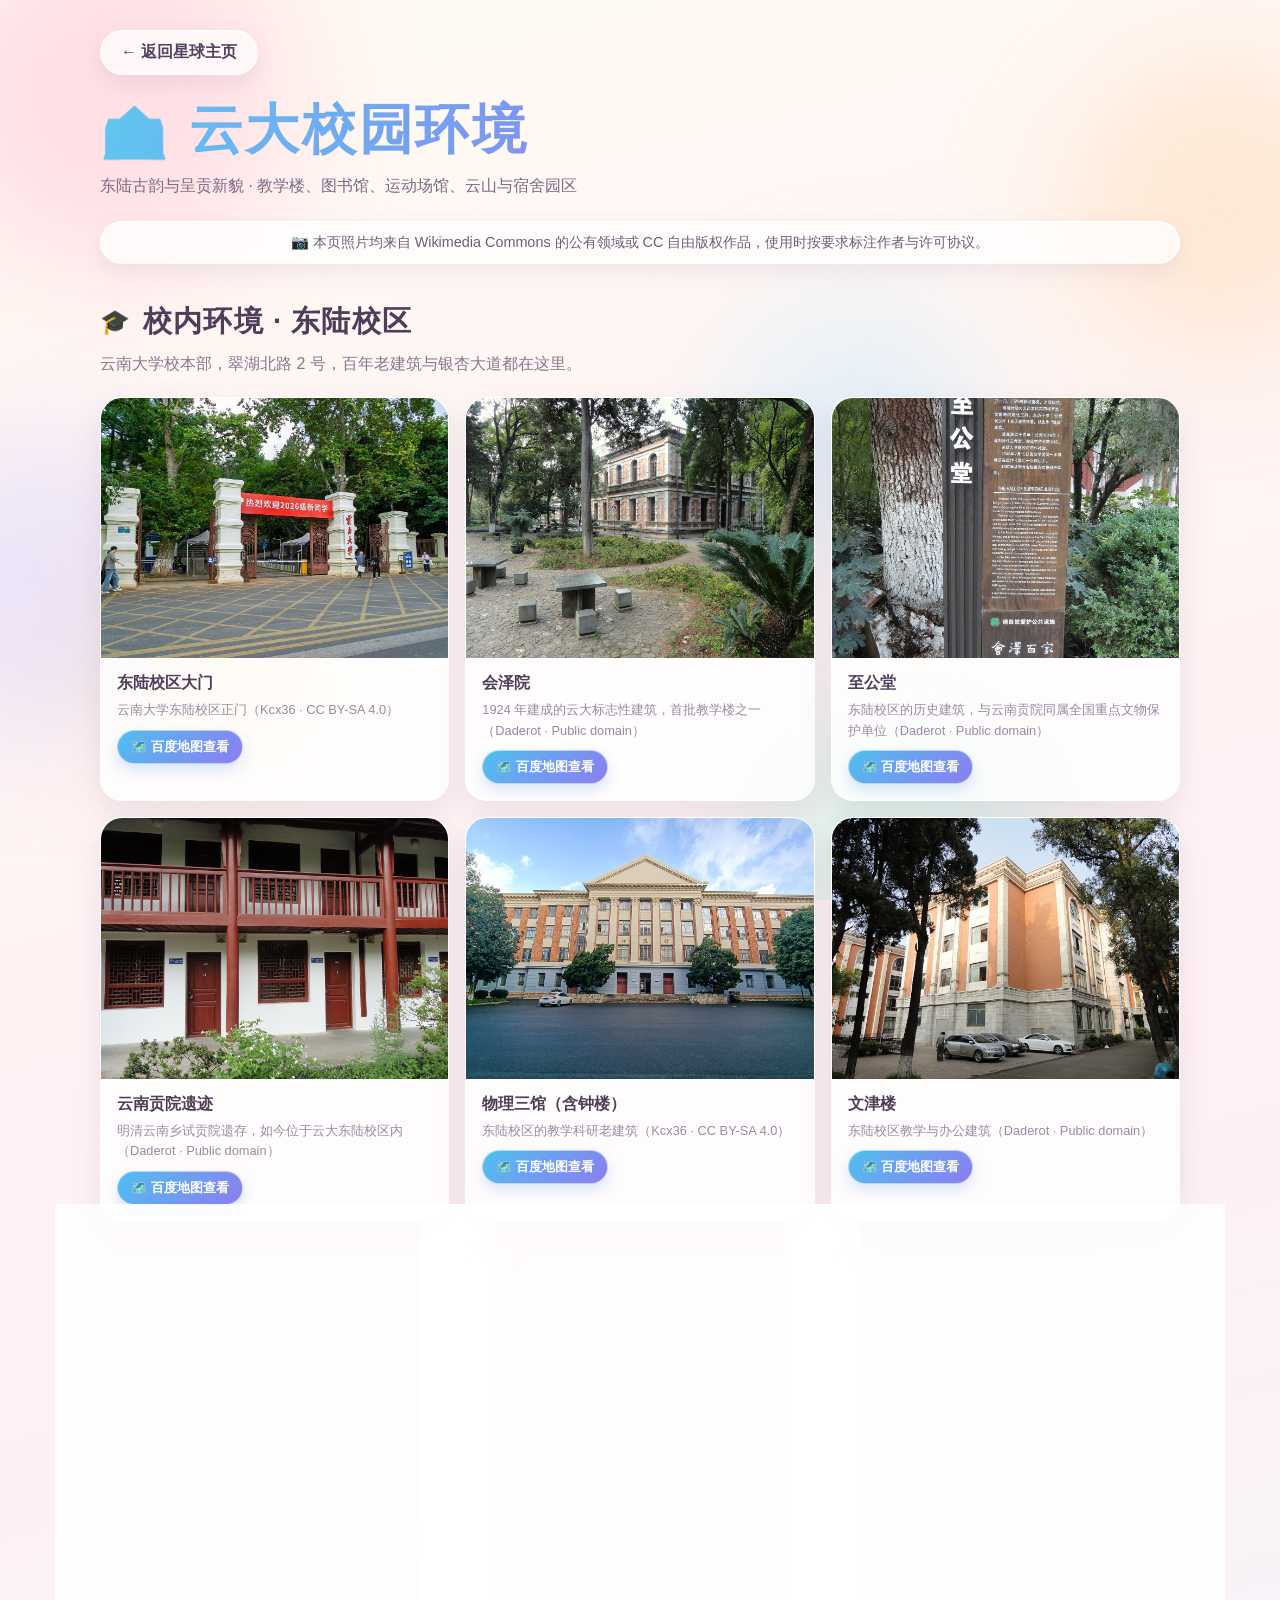
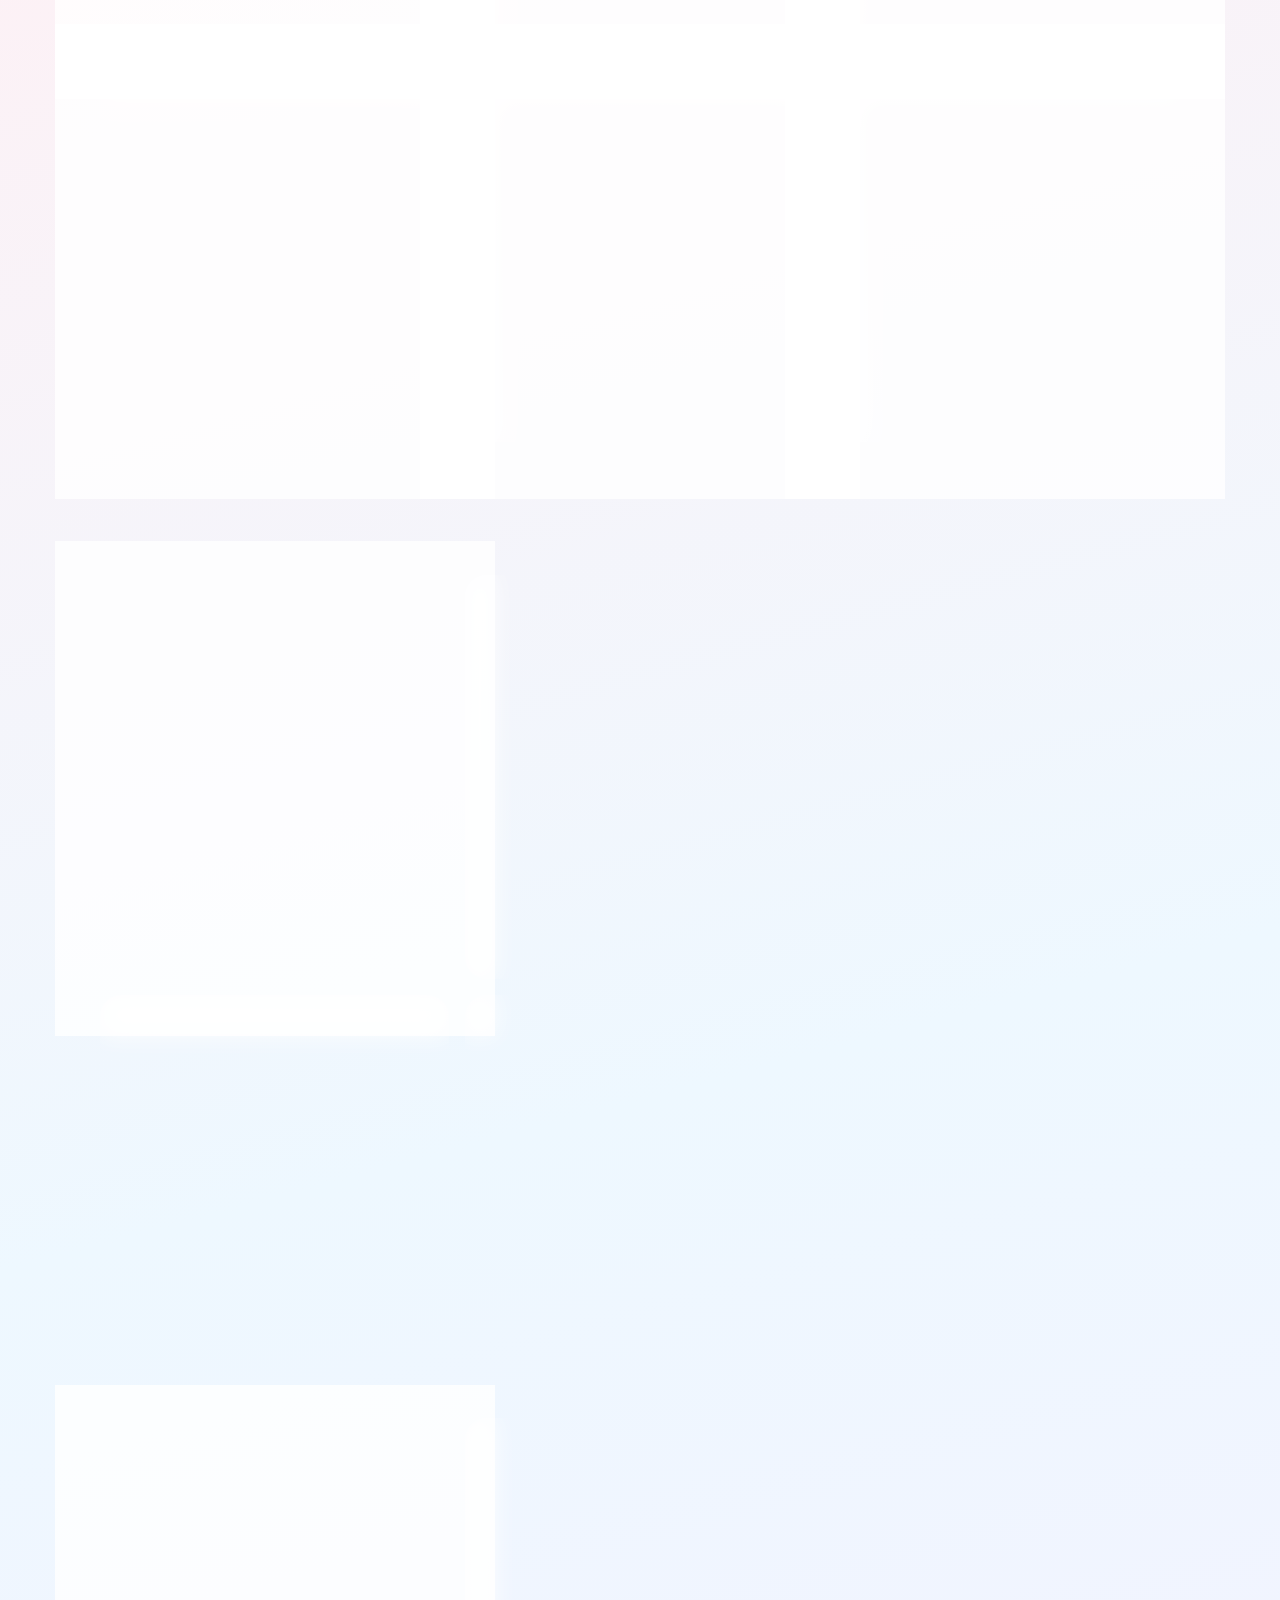
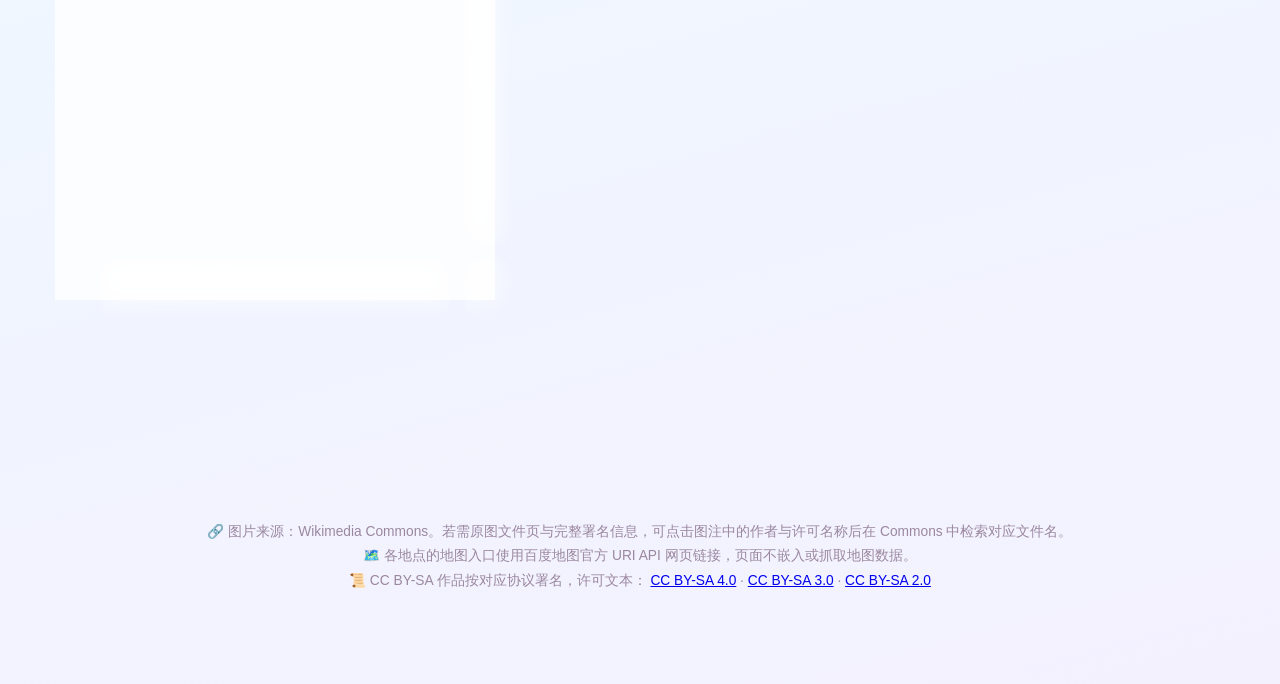
<file: environment.html>
<!DOCTYPE html>
<html lang="zh-CN">
<head>
  <meta charset="UTF-8">
  <meta name="viewport" content="width=device-width, initial-scale=1.0">
  <title>学校环境 · 云大星球</title>
  <link rel="icon" type="image/svg+xml" href="favicon.svg">
  <link rel="stylesheet" href="style.css">
  <link rel="stylesheet" href="environment.css">
  <link rel="stylesheet" href="pageflow.css">
  <script src="pageflow-start.js"></script>
  <script src="pageflow.js" defer></script>
</head>
<body>
  <div class="scene" aria-hidden="true">
    <span class="orb orb-pink"></span>
    <span class="orb orb-peach"></span>
    <span class="orb orb-yellow"></span>
    <span class="orb orb-mint"></span>
    <span class="orb orb-sky"></span>
    <span class="orb orb-lavender"></span>
  </div>

  <main class="env-page">
    <header class="env-header">
      <a class="back-link" href="index.html">← 返回星球主页</a>
      <div class="env-heading">
        <h1>🏫 云大校园环境</h1>
        <p>东陆古韵与呈贡新貌 · 教学楼、图书馆、运动场馆、云山与宿舍园区</p>
      </div>
    </header>

    <p class="env-notice">
      📷 本页照片均来自 Wikimedia Commons 的公有领域或 CC 自由版权作品，使用时按要求标注作者与许可协议。
    </p>

    <section class="env-block">
      <h2 class="env-section-title"><span>🎓</span> 校内环境 · 东陆校区</h2>
      <p class="env-section-desc">云南大学校本部，翠湖北路 2 号，百年老建筑与银杏大道都在这里。</p>
      <div class="photo-grid">
        <figure class="photo-card">
          <img src="images/campus/gate-eastlu.jpg" alt="云南大学东陆校区大门" loading="lazy">
          <figcaption>
            <strong>东陆校区大门</strong>
            <span>云南大学东陆校区正门（Kcx36 · CC BY-SA 4.0）</span>
          </figcaption>
        </figure>
        <figure class="photo-card">
          <img src="images/campus/huize-hall.jpg" alt="云南大学会泽院" loading="lazy">
          <figcaption>
            <strong>会泽院</strong>
            <span>1924 年建成的云大标志性建筑，首批教学楼之一（Daderot · Public domain）</span>
          </figcaption>
        </figure>
        <figure class="photo-card">
          <img src="images/campus/zhigong-hall.jpg" alt="云南大学至公堂" loading="lazy">
          <figcaption>
            <strong>至公堂</strong>
            <span>东陆校区的历史建筑，与云南贡院同属全国重点文物保护单位（Daderot · Public domain）</span>
          </figcaption>
        </figure>
        <figure class="photo-card">
          <img src="images/campus/imperial-hall.jpg" alt="云南贡院考棚" loading="lazy">
          <figcaption>
            <strong>云南贡院遗迹</strong>
            <span>明清云南乡试贡院遗存，如今位于云大东陆校区内（Daderot · Public domain）</span>
          </figcaption>
        </figure>
        <figure class="photo-card">
          <img src="images/campus/physics-clock.jpg" alt="云南大学物理三馆与钟楼" loading="lazy">
          <figcaption>
            <strong>物理三馆（含钟楼）</strong>
            <span>东陆校区的教学科研老建筑（Kcx36 · CC BY-SA 4.0）</span>
          </figcaption>
        </figure>
        <figure class="photo-card">
          <img src="images/campus/wenjin-building.jpg" alt="云南大学文津楼" loading="lazy">
          <figcaption>
            <strong>文津楼</strong>
            <span>东陆校区教学与办公建筑（Daderot · Public domain）</span>
          </figcaption>
        </figure>
        <figure class="photo-card">
          <img src="images/campus/yifu-library.jpg" alt="云南大学逸夫图书馆" loading="lazy">
          <figcaption>
            <strong>逸夫图书馆</strong>
            <span>位于云南大学东陆校区的图书馆（Zhangmoon618 · CC BY-SA 3.0）</span>
          </figcaption>
        </figure>
        <figure class="photo-card">
          <img src="images/campus/playground.jpg" alt="云南大学体育场" loading="lazy">
          <figcaption>
            <strong>云南大学体育场</strong>
            <span>东陆校区运动场（drnan tu · CC BY-SA 2.0）</span>
          </figcaption>
        </figure>
        <figure class="photo-card">
          <img src="images/campus/qifeng-archway.jpg" alt="云南大学起凤坊" loading="lazy">
          <figcaption>
            <strong>起凤坊</strong>
            <span>东陆校区内的历史牌坊（Daderot · Public domain）</span>
          </figcaption>
        </figure>
        <figure class="photo-card">
          <img src="images/campus/fengjie-pavilion.jpg" alt="云南大学风节亭" loading="lazy">
          <figcaption>
            <strong>风节亭</strong>
            <span>东陆校区历史园林建筑（Daderot · Public domain）</span>
          </figcaption>
        </figure>
        <figure class="photo-card">
          <img src="images/campus/campus-view.jpg" alt="云南大学东陆校区校园景观" loading="lazy">
          <figcaption>
            <strong>东陆校区校园景观</strong>
            <span>百年校园里的建筑与绿荫（Daderot · Public domain）</span>
          </figcaption>
        </figure>
        <figure class="photo-card">
          <img src="images/campus/pond.jpg" alt="云南大学东陆校区水池" loading="lazy">
          <figcaption>
            <strong>校园水景</strong>
            <span>东陆校区内的水池景观（Daderot · Public domain）</span>
          </figcaption>
        </figure>
      </div>
    </section>

    <section class="env-block">
      <h2 class="env-section-title"><span>🌄</span> 校内环境 · 呈贡校区</h2>
      <p class="env-section-desc">云大主校区，大学城东外环南路。明远楼、图书馆（仰止楼）、泽湖、云山都在这里。</p>
      <div class="photo-grid">
        <figure class="photo-card">
          <img src="images/campus/history-museum.jpg" alt="云南大学校史馆" loading="lazy">
          <figcaption>
            <strong>云南大学校史馆</strong>
            <span>位于呈贡校区，展示云大百年办学历史（Jonashtand · CC BY-SA 4.0）</span>
          </figcaption>
        </figure>
        <div class="photo-card pending-card">
          <div class="pending-emoji">🏛️</div>
          <strong>明远楼</strong>
          <p>呈贡校区正门主体建筑，校训“会泽百家 至公天下”所在。自由图库暂无可使用照片，可替换为自己拍摄的实景。</p>
        </div>
        <div class="photo-card pending-card">
          <div class="pending-emoji">📚</div>
          <strong>呈贡图书馆 · 仰止楼</strong>
          <p>呈贡校区大型图书馆。自由图库暂无可使用照片，可替换为自己拍摄的实景。</p>
        </div>
        <div class="photo-card pending-card">
          <div class="pending-emoji">⛰️</div>
          <strong>云山 · 植物园</strong>
          <p>图书馆后方的校园山地与植物园，适合散步观景。自由图库暂无可使用照片，可替换为自己拍摄的实景。</p>
        </div>
        <div class="photo-card pending-card">
          <div class="pending-emoji">🦢</div>
          <strong>泽湖</strong>
          <p>呈贡校区的景观湖泊，常有天鹅出没。自由图库暂无可使用照片，可替换为自己拍摄的实景。</p>
        </div>
        <div class="photo-card pending-card">
          <div class="pending-emoji">🏟️</div>
          <strong>体育馆 · 楠苑操场</strong>
          <p>呈贡校区体育馆与运动场地。自由图库暂无可使用照片，可替换为自己拍摄的实景。</p>
        </div>
      </div>
    </section>

    <section class="env-block">
      <h2 class="env-section-title"><span>🛏️</span> 宿舍环境</h2>
      <p class="env-section-desc">说明：自由版权图库中目前缺少呈贡各苑区与现行宿舍楼的公开照片，因此这里不擅自使用版权图片。下列园区先用文字介绍，等你提供自己拍摄或已获授权的照片后，可随时替换。</p>
      <div class="photo-grid dorm-grid">
        <figure class="photo-card">
          <img src="images/campus/yingqiu-hall.jpg" alt="云南大学映秋院" loading="lazy">
          <figcaption>
            <strong>映秋院（历史宿舍）</strong>
            <span>1938 年由顾映秋捐建、林徽因参与设计，最初为云大女生宿舍，现为东陆校区历史建筑（Zhangmoon618 · CC BY-SA 3.0）</span>
          </figcaption>
        </figure>
        <div class="photo-card dorm-card">
          <span class="dorm-name">梓苑</span>
          <p>呈贡校区学生公寓园区之一，常见 4 人间、上床下桌，配置阳台与独立卫浴（具体以楼栋为准）。</p>
          <span class="pending-tag">暂无自由版权照片</span>
        </div>
        <div class="photo-card dorm-card">
          <span class="dorm-name">楠苑</span>
          <p>呈贡校区学生公寓园区之一，靠近食堂与运动场，通勤方便。</p>
          <span class="pending-tag">暂无自由版权照片</span>
        </div>
        <div class="photo-card dorm-card">
          <span class="dorm-name">楸苑</span>
          <p>呈贡校区学生公寓园区之一，多个学院的同学居住于此。</p>
          <span class="pending-tag">暂无自由版权照片</span>
        </div>
        <div class="photo-card dorm-card">
          <span class="dorm-name">桦苑</span>
          <p>呈贡校区学生公寓园区之一，园区生活配套较完善。</p>
          <span class="pending-tag">暂无自由版权照片</span>
        </div>
        <div class="photo-card dorm-card">
          <span class="dorm-name">东陆校区宿舍</span>
          <p>东陆校区还有多栋宿舍与研究生公寓，楼栋条件各不相同，以学校后勤公布为准。</p>
          <span class="pending-tag">暂无自由版权照片</span>
        </div>
      </div>
    </section>

    <p class="env-footer-note">
      🔗 图片来源：Wikimedia Commons。若需原图文件页与完整署名信息，可点击图注中的作者与许可名称后在 Commons 中检索对应文件名。<br>
      🗺️ 各地点的地图入口使用百度地图官方 URI API 网页链接，页面不嵌入或抓取地图数据。<br>
      📜 CC BY-SA 作品按对应协议署名，许可文本：
      <a href="https://creativecommons.org/licenses/by-sa/4.0/" target="_blank" rel="noopener noreferrer">CC BY-SA 4.0</a> ·
      <a href="https://creativecommons.org/licenses/by-sa/3.0/" target="_blank" rel="noopener noreferrer">CC BY-SA 3.0</a> ·
      <a href="https://creativecommons.org/licenses/by-sa/2.0/" target="_blank" rel="noopener noreferrer">CC BY-SA 2.0</a>
    </p>
  </main>

  <script>
    (function () {
      "use strict";

      function searchHref(query) {
        return (
          "https://api.map.baidu.com/place/search?query=" +
          encodeURIComponent(query) +
          "&region=" +
          encodeURIComponent("昆明") +
          "&output=html&src=webapp.yundaxingqiu.env"
        );
      }

      var placeMap = {
        "东陆校区大门": "云南大学东陆校区大门",
        "会泽院": "云南大学会泽院",
        "至公堂": "云南大学至公堂",
        "云南贡院遗迹": "云南贡院",
        "物理三馆（含钟楼）": "云南大学东陆校区物理馆",
        "文津楼": "云南大学文津楼",
        "逸夫图书馆": "云南大学逸夫图书馆",
        "云南大学体育场": "云南大学东陆校区运动场",
        "起凤坊": "云南大学起凤坊",
        "风节亭": "云南大学风节亭",
        "东陆校区校园景观": "云南大学东陆校区",
        "校园水景": "云南大学东陆校区",
        "云南大学校史馆": "云南大学校史馆",
        "明远楼": "云南大学明远楼",
        "呈贡图书馆 · 仰止楼": "云南大学呈贡校区图书馆",
        "云山 · 植物园": "云南大学云山植物园",
        "泽湖": "云南大学泽湖",
        "体育馆 · 楠苑操场": "云南大学呈贡校区楠苑操场",
        "映秋院（历史宿舍）": "云南大学映秋院",
        "梓苑": "云南大学呈贡校区梓苑",
        "楠苑": "云南大学呈贡校区楠苑",
        "楸苑": "云南大学呈贡校区楸苑",
        "桦苑": "云南大学呈贡校区桦苑",
        "东陆校区宿舍": "云南大学东陆校区"
      };

      function makeChip(query) {
        var link = document.createElement("a");
        link.className = "loc-chip";
        link.href = searchHref(query);
        link.target = "_blank";
        link.rel = "noopener noreferrer";
        link.textContent = "🗺️ 百度地图查看";
        return link;
      }

      document.querySelectorAll(".photo-card figcaption").forEach(function (fig) {
        var title = fig.querySelector("strong");
        if (!title) return;
        var query = placeMap[title.textContent.trim()];
        if (query) fig.appendChild(makeChip(query));
      });

      document.querySelectorAll(".photo-card.pending-card").forEach(function (card) {
        var title = card.querySelector("strong");
        if (!title) return;
        var query = placeMap[title.textContent.trim()];
        if (query) card.appendChild(makeChip(query));
      });

      document.querySelectorAll(".dorm-card").forEach(function (card) {
        var name = card.querySelector(".dorm-name");
        if (!name) return;
        var query = placeMap[name.textContent.trim()];
        if (query) card.appendChild(makeChip(query));
      });
    })();
  </script>
</body>
</html>
</file>
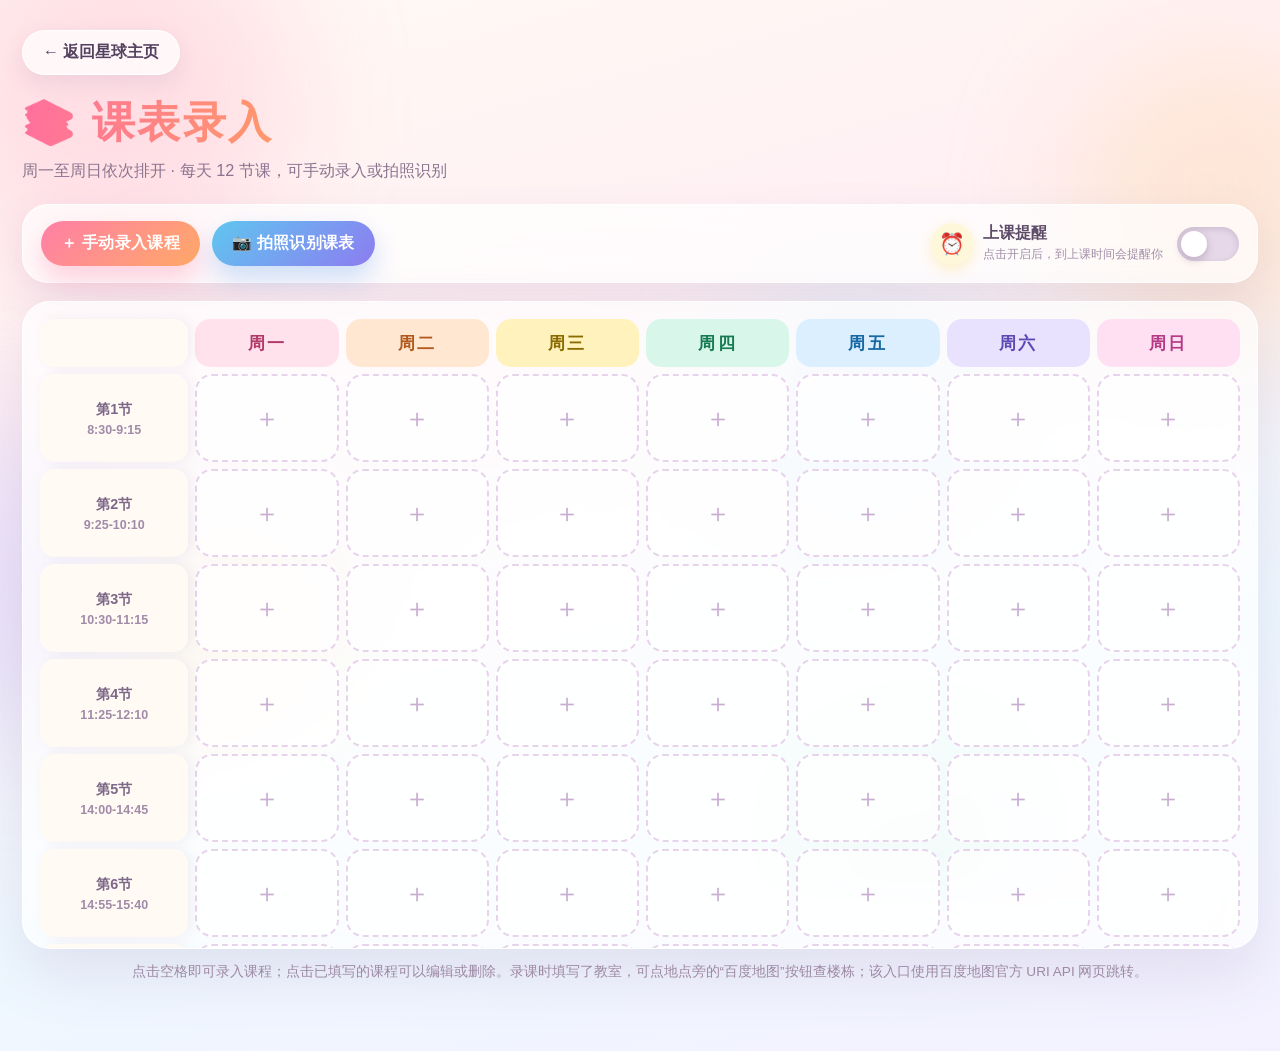
<file: schedule.html>
<!DOCTYPE html>
<html lang="zh-CN">
<head>
  <meta charset="UTF-8">
  <meta name="viewport" content="width=device-width, initial-scale=1.0">
  <title>课表录入 · 云大星球</title>
  <link rel="icon" type="image/svg+xml" href="favicon.svg">
  <link rel="stylesheet" href="style.css">
  <link rel="stylesheet" href="schedule.css">
  <link rel="stylesheet" href="pageflow.css">
  <script src="pageflow-start.js"></script>
  <script src="pageflow.js" defer></script>
</head>
<body>
  <div class="scene" aria-hidden="true">
    <span class="orb orb-pink"></span>
    <span class="orb orb-peach"></span>
    <span class="orb orb-yellow"></span>
    <span class="orb orb-mint"></span>
    <span class="orb orb-sky"></span>
    <span class="orb orb-lavender"></span>
  </div>

  <main class="schedule-page">
    <header class="schedule-header">
      <a class="back-link" href="index.html">← 返回星球主页</a>
      <div class="schedule-heading">
        <h1>📚 课表录入</h1>
        <p>周一至周日依次排开 · 每天 12 节课，可手动录入或拍照识别</p>
      </div>
    </header>

    <section class="control-panel" aria-label="课表操作">
      <div class="control-buttons">
        <button id="openManualBtn" class="tool-btn btn-primary" type="button">＋ 手动录入课程</button>
        <button id="openPhotoBtn" class="tool-btn btn-photo" type="button">📷 拍照识别课表</button>
      </div>

      <div class="reminder-wrap" id="reminderWrap">
        <div class="reminder-copy">
          <span class="reminder-emoji" aria-hidden="true">⏰</span>
          <div>
            <strong>上课提醒</strong>
            <small id="reminderStatus">点击开启后，到上课时间会提醒你</small>
          </div>
        </div>
        <button class="reminder-switch" id="reminderToggle" type="button"
                role="switch" aria-checked="false" aria-label="上课提醒开关">
          <span class="reminder-knob"></span>
        </button>
      </div>
    </section>

    <section class="schedule-scroll" id="scheduleScroll">
      <table class="schedule-table" id="scheduleTable" aria-label="课程表"></table>
    </section>

    <p class="schedule-footnote">
      点击空格即可录入课程；点击已填写的课程可以编辑或删除。录课时填写了教室，可点地点旁的“百度地图”按钮查楼栋；该入口使用百度地图官方 URI API 网页跳转。
    </p>
  </main>

  <!-- 手动录入 / 编辑课程弹窗 -->
  <div class="modal-backdrop" id="manualModal" aria-hidden="true">
    <div class="modal-card" role="dialog" aria-modal="true" aria-labelledby="manualTitle">
      <div class="modal-head">
        <h2 id="manualTitle">录入课程</h2>
        <button class="icon-close" type="button" data-close="manualModal" aria-label="关闭">×</button>
      </div>

      <form id="manualForm">
        <div class="form-grid">
          <label class="field">
            <span>星期</span>
            <select id="courseDay"></select>
          </label>
          <label class="field">
            <span>节次</span>
            <select id="coursePeriod"></select>
          </label>
        </div>

        <label class="field">
          <span>课程名称 <em>*</em></span>
          <input id="courseName" type="text" maxlength="30" placeholder="例如：高等数学" required>
        </label>

        <div class="form-grid">
          <label class="field">
            <span>地点 / 教室（选填）</span>
            <input id="courseLocation" type="text" maxlength="30" placeholder="例如：文汇楼 A101">
            <a id="courseMapLink" class="loc-chip schedule-loc-hint" target="_blank" rel="noopener noreferrer"
               href="https://api.map.baidu.com/place/search?query=%E4%BA%91%E5%8D%97%E5%A4%A7%E5%AD%A6%E5%91%88%E8%B4%A1%E6%A0%A1%E5%8C%BA&region=%E6%98%86%E6%98%8E&output=html&src=webapp.yundaxingqiu.schedule">🗺️ 在百度地图搜这个地点</a>
          </label>
          <label class="field">
            <span>老师（选填）</span>
            <input id="courseTeacher" type="text" maxlength="20" placeholder="例如：王老师">
          </label>
        </div>

        <div class="field">
          <span>课程颜色</span>
          <div class="color-row" id="colorRow" role="radiogroup" aria-label="选择课程颜色"></div>
        </div>

        <div class="modal-actions">
          <button class="btn-danger" id="deleteCourseBtn" type="button">删除这节课</button>
          <div class="action-right">
            <button class="btn-ghost" type="button" data-close="manualModal">取消</button>
            <button class="btn-solid" type="submit">保存课程</button>
          </div>
        </div>
      </form>
    </div>
  </div>

  <!-- 拍照识别弹窗 -->
  <div class="modal-backdrop" id="photoModal" aria-hidden="true">
    <div class="modal-card modal-wide" role="dialog" aria-modal="true" aria-labelledby="photoTitle">
      <div class="modal-head">
        <h2 id="photoTitle">📷 拍照识别课表</h2>
        <button class="icon-close" type="button" data-close="photoModal" aria-label="关闭">×</button>
      </div>

      <div class="photo-layout">
        <div class="photo-side">
          <div class="photo-source-buttons">
            <button class="tool-btn btn-primary" id="cameraBtn" type="button">📷 拍照</button>
            <button class="tool-btn btn-photo" id="albumBtn" type="button">🖼 从相册选择</button>
            <input id="photoInput" type="file" accept="image/*" hidden>
          </div>
          <div class="photo-preview" id="photoPreview">
            <img id="photoImg" alt="待识别的课表照片" hidden>
            <p id="photoPlaceholder">选择一张清晰的课表照片，识别结果会出现在右侧。</p>
          </div>
          <p class="ocr-status" id="ocrStatus">尚未选择照片</p>
        </div>

        <div class="ocr-side">
          <div class="field">
            <span>识别文字（可修改校对）</span>
            <textarea id="ocrOutput" rows="12" placeholder="识别出的课程文字会显示在这里，如有误差可直接修改。"></textarea>
          </div>
          <div class="ocr-tips">
            <strong>提示</strong>
            <p>识别在浏览器本地进行，首次需要联网下载中文识别包。识别结果用于对照核对，之后点击课表中对应格子即可快速补录。</p>
          </div>
          <div class="modal-actions">
            <button class="btn-ghost" id="copyOcrBtn" type="button">复制识别结果</button>
            <button class="btn-solid" type="button" data-close="photoModal">完成</button>
          </div>
        </div>
      </div>
    </div>
  </div>

  <div class="toast" id="toast" role="status" aria-live="polite"></div>

  <script src="schedule.js"></script>
</body>
</html>
</file>
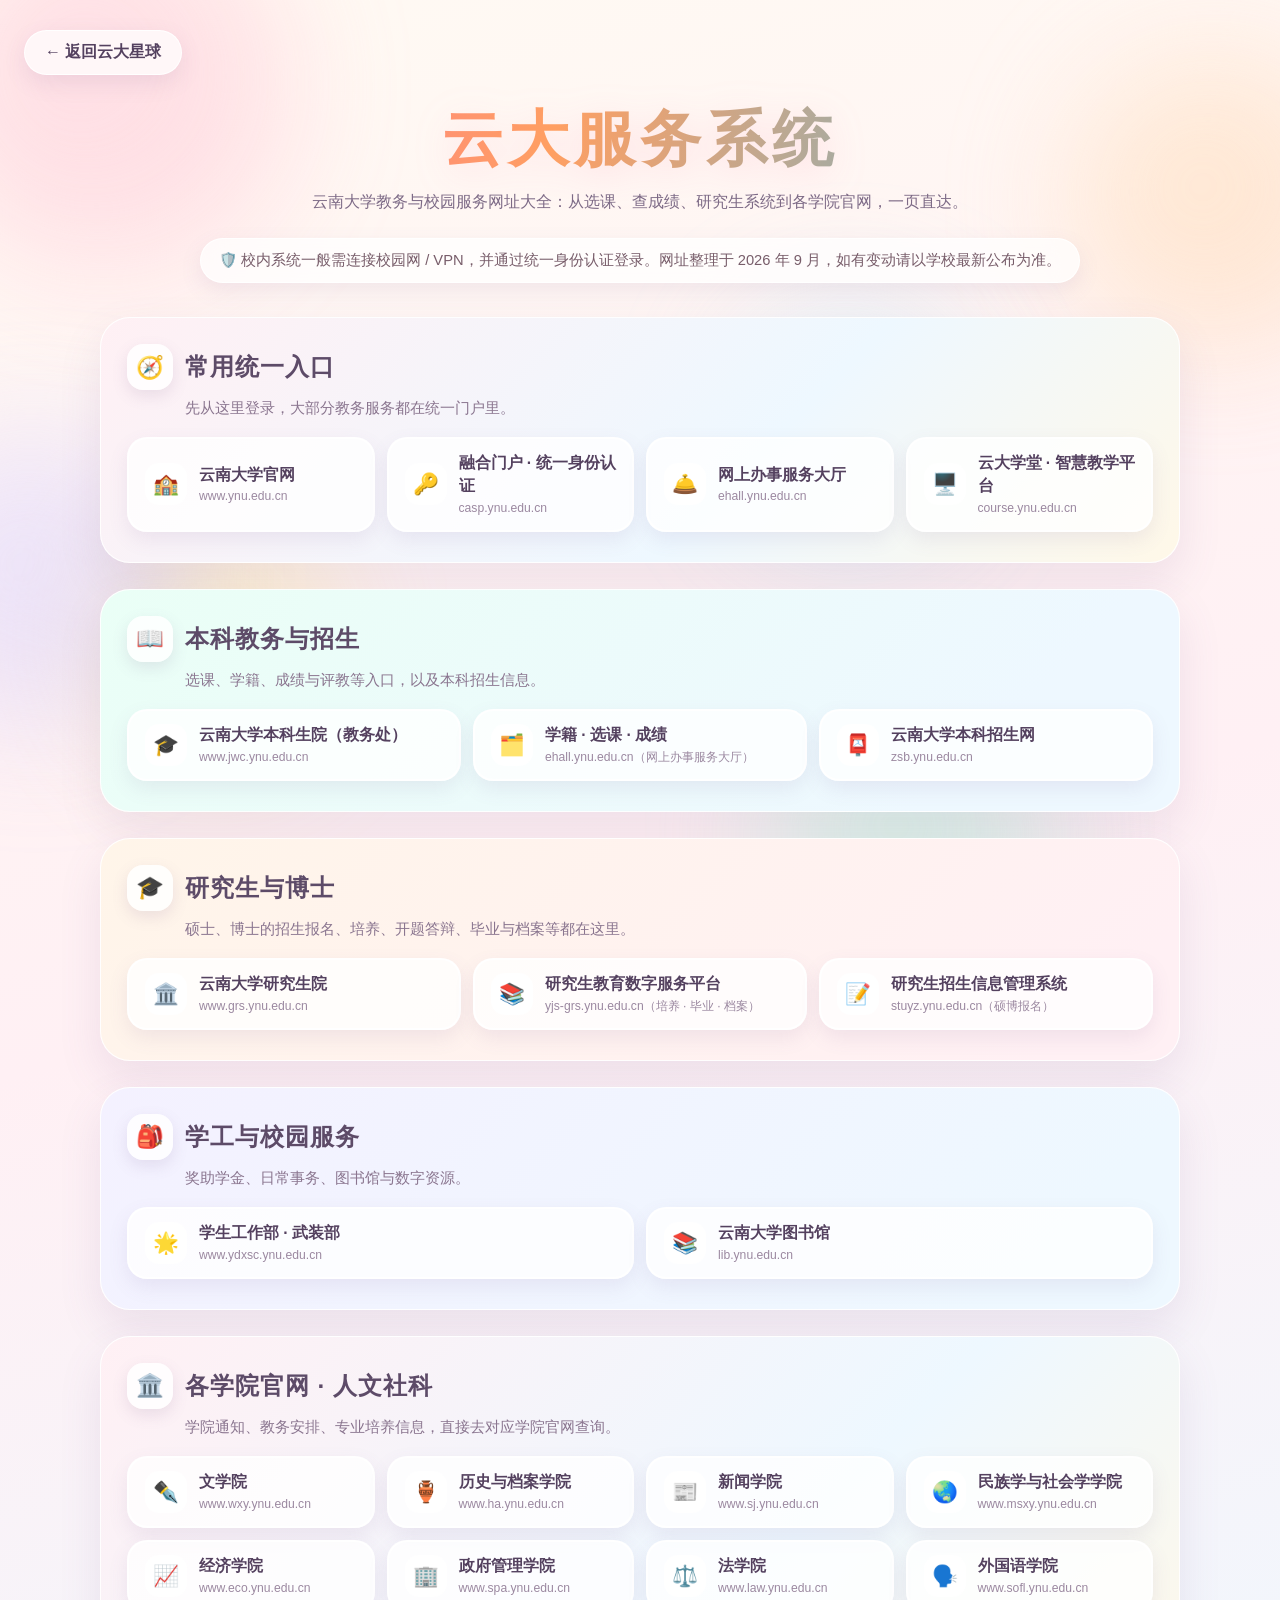
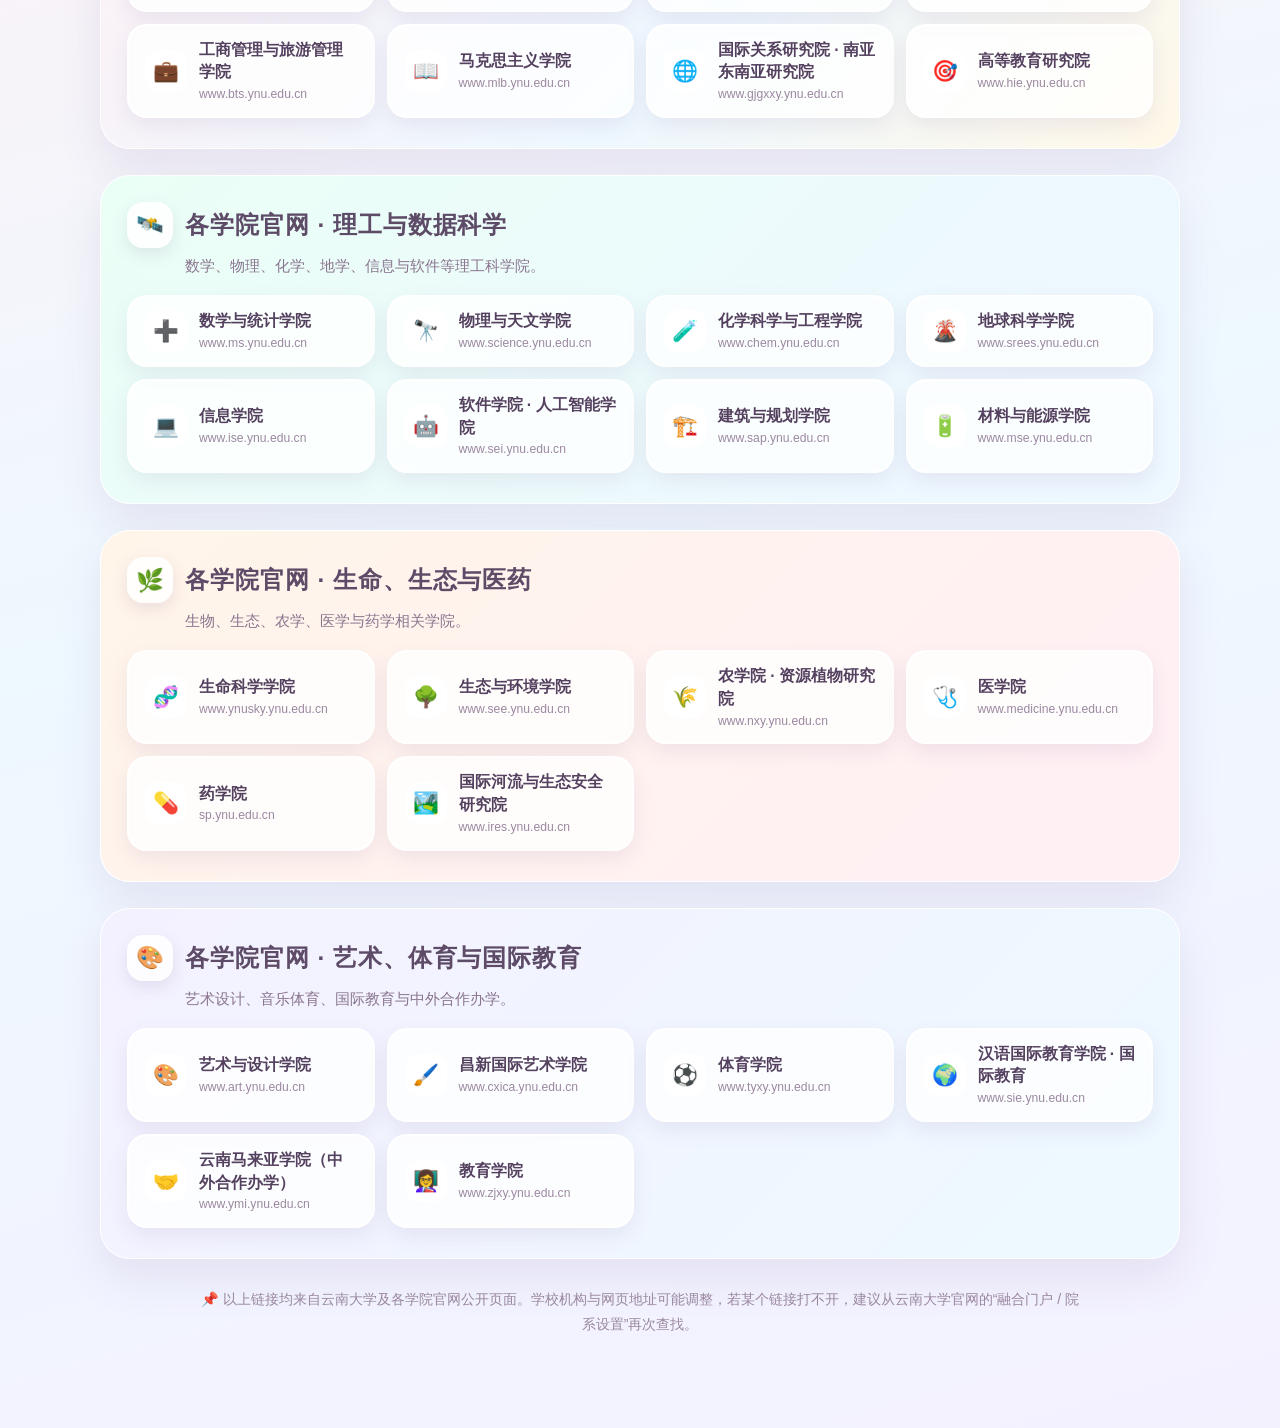
<file: services.html>
<!DOCTYPE html>
<html lang="zh-CN">
<head>
  <meta charset="UTF-8">
  <meta name="viewport" content="width=device-width, initial-scale=1.0">
  <title>云大服务系统 · 云大星球</title>
  <link rel="icon" type="image/svg+xml" href="favicon.svg">
  <link rel="stylesheet" href="style.css">
  <link rel="stylesheet" href="services.css">
  <link rel="stylesheet" href="pageflow.css">
  <script src="pageflow-start.js"></script>
  <script src="pageflow.js" defer></script>
</head>
<body>
  <div class="scene" aria-hidden="true">
    <span class="orb orb-pink"></span>
    <span class="orb orb-peach"></span>
    <span class="orb orb-yellow"></span>
    <span class="orb orb-mint"></span>
    <span class="orb orb-sky"></span>
    <span class="orb orb-lavender"></span>
  </div>

  <main class="inner-page services-page">
    <a class="back-link" href="index.html">← 返回云大星球</a>

    <header class="services-head">
      <h1 class="services-title">云大服务系统</h1>
      <p class="services-sub">云南大学教务与校园服务网址大全：从选课、查成绩、研究生系统到各学院官网，一页直达。</p>
    </header>

    <p class="services-notice">
      🛡️ 校内系统一般需连接校园网 / VPN，并通过统一身份认证登录。网址整理于 2026 年 9 月，如有变动请以学校最新公布为准。
    </p>

    <div class="services-list">
      <section class="service-section service-section-rainbow">
        <div class="service-section-head">
          <span class="service-section-icon" aria-hidden="true">🧭</span>
          <h2 class="service-section-title">常用统一入口</h2>
        </div>
        <p class="service-section-desc">先从这里登录，大部分教务服务都在统一门户里。</p>
        <div class="service-grid">
          <a class="service-card card-pink" href="https://www.ynu.edu.cn/" target="_blank" rel="noopener">
            <span class="card-emoji" aria-hidden="true">🏫</span>
            <span class="card-body">
              <span class="card-name">云南大学官网</span>
              <span class="card-domain">www.ynu.edu.cn</span>
            </span>
          </a>
          <a class="service-card card-peach" href="https://casp.ynu.edu.cn/" target="_blank" rel="noopener">
            <span class="card-emoji" aria-hidden="true">🔑</span>
            <span class="card-body">
              <span class="card-name">融合门户 · 统一身份认证</span>
              <span class="card-domain">casp.ynu.edu.cn</span>
            </span>
          </a>
          <a class="service-card card-yellow" href="https://ehall.ynu.edu.cn/" target="_blank" rel="noopener">
            <span class="card-emoji" aria-hidden="true">🛎️</span>
            <span class="card-body">
              <span class="card-name">网上办事服务大厅</span>
              <span class="card-domain">ehall.ynu.edu.cn</span>
            </span>
          </a>
          <a class="service-card card-mint" href="https://course.ynu.edu.cn/" target="_blank" rel="noopener">
            <span class="card-emoji" aria-hidden="true">🖥️</span>
            <span class="card-body">
              <span class="card-name">云大学堂 · 智慧教学平台</span>
              <span class="card-domain">course.ynu.edu.cn</span>
            </span>
          </a>
        </div>
      </section>

      <section class="service-section service-section-mint">
        <div class="service-section-head">
          <span class="service-section-icon" aria-hidden="true">📖</span>
          <h2 class="service-section-title">本科教务与招生</h2>
        </div>
        <p class="service-section-desc">选课、学籍、成绩与评教等入口，以及本科招生信息。</p>
        <div class="service-grid">
          <a class="service-card card-mint" href="https://www.jwc.ynu.edu.cn/" target="_blank" rel="noopener">
            <span class="card-emoji" aria-hidden="true">🎓</span>
            <span class="card-body">
              <span class="card-name">云南大学本科生院（教务处）</span>
              <span class="card-domain">www.jwc.ynu.edu.cn</span>
            </span>
          </a>
          <a class="service-card card-sky" href="https://ehall.ynu.edu.cn/" target="_blank" rel="noopener">
            <span class="card-emoji" aria-hidden="true">🗂️</span>
            <span class="card-body">
              <span class="card-name">学籍 · 选课 · 成绩</span>
              <span class="card-domain">ehall.ynu.edu.cn（网上办事服务大厅）</span>
            </span>
          </a>
          <a class="service-card card-lavender" href="https://zsb.ynu.edu.cn/" target="_blank" rel="noopener">
            <span class="card-emoji" aria-hidden="true">📮</span>
            <span class="card-body">
              <span class="card-name">云南大学本科招生网</span>
              <span class="card-domain">zsb.ynu.edu.cn</span>
            </span>
          </a>
        </div>
      </section>

      <section class="service-section service-section-peach">
        <div class="service-section-head">
          <span class="service-section-icon" aria-hidden="true">🎓</span>
          <h2 class="service-section-title">研究生与博士</h2>
        </div>
        <p class="service-section-desc">硕士、博士的招生报名、培养、开题答辩、毕业与档案等都在这里。</p>
        <div class="service-grid">
          <a class="service-card card-peach" href="http://www.grs.ynu.edu.cn/" target="_blank" rel="noopener">
            <span class="card-emoji" aria-hidden="true">🏛️</span>
            <span class="card-body">
              <span class="card-name">云南大学研究生院</span>
              <span class="card-domain">www.grs.ynu.edu.cn</span>
            </span>
          </a>
          <a class="service-card card-yellow" href="https://yjs-grs.ynu.edu.cn/" target="_blank" rel="noopener">
            <span class="card-emoji" aria-hidden="true">📚</span>
            <span class="card-body">
              <span class="card-name">研究生教育数字服务平台</span>
              <span class="card-domain">yjs-grs.ynu.edu.cn（培养 · 毕业 · 档案）</span>
            </span>
          </a>
          <a class="service-card card-pink" href="https://stuyz.ynu.edu.cn/" target="_blank" rel="noopener">
            <span class="card-emoji" aria-hidden="true">📝</span>
            <span class="card-body">
              <span class="card-name">研究生招生信息管理系统</span>
              <span class="card-domain">stuyz.ynu.edu.cn（硕博报名）</span>
            </span>
          </a>
        </div>
      </section>

      <section class="service-section service-section-lavender">
        <div class="service-section-head">
          <span class="service-section-icon" aria-hidden="true">🎒</span>
          <h2 class="service-section-title">学工与校园服务</h2>
        </div>
        <p class="service-section-desc">奖助学金、日常事务、图书馆与数字资源。</p>
        <div class="service-grid">
          <a class="service-card card-lavender" href="http://www.ydxsc.ynu.edu.cn/" target="_blank" rel="noopener">
            <span class="card-emoji" aria-hidden="true">🌟</span>
            <span class="card-body">
              <span class="card-name">学生工作部 · 武装部</span>
              <span class="card-domain">www.ydxsc.ynu.edu.cn</span>
            </span>
          </a>
          <a class="service-card card-sky" href="https://lib.ynu.edu.cn/" target="_blank" rel="noopener">
            <span class="card-emoji" aria-hidden="true">📚</span>
            <span class="card-body">
              <span class="card-name">云南大学图书馆</span>
              <span class="card-domain">lib.ynu.edu.cn</span>
            </span>
          </a>
        </div>
      </section>

      <section class="service-section service-section-rainbow">
        <div class="service-section-head">
          <span class="service-section-icon" aria-hidden="true">🏛️</span>
          <h2 class="service-section-title">各学院官网 · 人文社科</h2>
        </div>
        <p class="service-section-desc">学院通知、教务安排、专业培养信息，直接去对应学院官网查询。</p>
        <div class="service-grid">
          <a class="service-card card-pink" href="http://www.wxy.ynu.edu.cn/" target="_blank" rel="noopener">
            <span class="card-emoji" aria-hidden="true">✒️</span>
            <span class="card-body"><span class="card-name">文学院</span><span class="card-domain">www.wxy.ynu.edu.cn</span></span>
          </a>
          <a class="service-card card-peach" href="http://www.ha.ynu.edu.cn/" target="_blank" rel="noopener">
            <span class="card-emoji" aria-hidden="true">🏺</span>
            <span class="card-body"><span class="card-name">历史与档案学院</span><span class="card-domain">www.ha.ynu.edu.cn</span></span>
          </a>
          <a class="service-card card-yellow" href="http://www.sj.ynu.edu.cn/" target="_blank" rel="noopener">
            <span class="card-emoji" aria-hidden="true">📰</span>
            <span class="card-body"><span class="card-name">新闻学院</span><span class="card-domain">www.sj.ynu.edu.cn</span></span>
          </a>
          <a class="service-card card-mint" href="http://www.msxy.ynu.edu.cn/" target="_blank" rel="noopener">
            <span class="card-emoji" aria-hidden="true">🌏</span>
            <span class="card-body"><span class="card-name">民族学与社会学学院</span><span class="card-domain">www.msxy.ynu.edu.cn</span></span>
          </a>
          <a class="service-card card-sky" href="http://www.eco.ynu.edu.cn/" target="_blank" rel="noopener">
            <span class="card-emoji" aria-hidden="true">📈</span>
            <span class="card-body"><span class="card-name">经济学院</span><span class="card-domain">www.eco.ynu.edu.cn</span></span>
          </a>
          <a class="service-card card-lavender" href="http://www.spa.ynu.edu.cn/" target="_blank" rel="noopener">
            <span class="card-emoji" aria-hidden="true">🏢</span>
            <span class="card-body"><span class="card-name">政府管理学院</span><span class="card-domain">www.spa.ynu.edu.cn</span></span>
          </a>
          <a class="service-card card-pink" href="http://www.law.ynu.edu.cn/" target="_blank" rel="noopener">
            <span class="card-emoji" aria-hidden="true">⚖️</span>
            <span class="card-body"><span class="card-name">法学院</span><span class="card-domain">www.law.ynu.edu.cn</span></span>
          </a>
          <a class="service-card card-peach" href="http://www.sofl.ynu.edu.cn/" target="_blank" rel="noopener">
            <span class="card-emoji" aria-hidden="true">🗣️</span>
            <span class="card-body"><span class="card-name">外国语学院</span><span class="card-domain">www.sofl.ynu.edu.cn</span></span>
          </a>
          <a class="service-card card-yellow" href="http://www.bts.ynu.edu.cn/" target="_blank" rel="noopener">
            <span class="card-emoji" aria-hidden="true">💼</span>
            <span class="card-body"><span class="card-name">工商管理与旅游管理学院</span><span class="card-domain">www.bts.ynu.edu.cn</span></span>
          </a>
          <a class="service-card card-mint" href="http://www.mlb.ynu.edu.cn/" target="_blank" rel="noopener">
            <span class="card-emoji" aria-hidden="true">📖</span>
            <span class="card-body"><span class="card-name">马克思主义学院</span><span class="card-domain">www.mlb.ynu.edu.cn</span></span>
          </a>
          <a class="service-card card-sky" href="http://www.gjgxxy.ynu.edu.cn/" target="_blank" rel="noopener">
            <span class="card-emoji" aria-hidden="true">🌐</span>
            <span class="card-body"><span class="card-name">国际关系研究院 · 南亚东南亚研究院</span><span class="card-domain">www.gjgxxy.ynu.edu.cn</span></span>
          </a>
          <a class="service-card card-lavender" href="http://www.hie.ynu.edu.cn/" target="_blank" rel="noopener">
            <span class="card-emoji" aria-hidden="true">🎯</span>
            <span class="card-body"><span class="card-name">高等教育研究院</span><span class="card-domain">www.hie.ynu.edu.cn</span></span>
          </a>
        </div>
      </section>

      <section class="service-section service-section-mint">
        <div class="service-section-head">
          <span class="service-section-icon" aria-hidden="true">🛰️</span>
          <h2 class="service-section-title">各学院官网 · 理工与数据科学</h2>
        </div>
        <p class="service-section-desc">数学、物理、化学、地学、信息与软件等理工科学院。</p>
        <div class="service-grid">
          <a class="service-card card-mint" href="http://www.ms.ynu.edu.cn/" target="_blank" rel="noopener">
            <span class="card-emoji" aria-hidden="true">➕</span>
            <span class="card-body"><span class="card-name">数学与统计学院</span><span class="card-domain">www.ms.ynu.edu.cn</span></span>
          </a>
          <a class="service-card card-sky" href="http://www.science.ynu.edu.cn/" target="_blank" rel="noopener">
            <span class="card-emoji" aria-hidden="true">🔭</span>
            <span class="card-body"><span class="card-name">物理与天文学院</span><span class="card-domain">www.science.ynu.edu.cn</span></span>
          </a>
          <a class="service-card card-lavender" href="http://www.chem.ynu.edu.cn/" target="_blank" rel="noopener">
            <span class="card-emoji" aria-hidden="true">🧪</span>
            <span class="card-body"><span class="card-name">化学科学与工程学院</span><span class="card-domain">www.chem.ynu.edu.cn</span></span>
          </a>
          <a class="service-card card-pink" href="http://www.srees.ynu.edu.cn/" target="_blank" rel="noopener">
            <span class="card-emoji" aria-hidden="true">🌋</span>
            <span class="card-body"><span class="card-name">地球科学学院</span><span class="card-domain">www.srees.ynu.edu.cn</span></span>
          </a>
          <a class="service-card card-peach" href="http://www.ise.ynu.edu.cn/" target="_blank" rel="noopener">
            <span class="card-emoji" aria-hidden="true">💻</span>
            <span class="card-body"><span class="card-name">信息学院</span><span class="card-domain">www.ise.ynu.edu.cn</span></span>
          </a>
          <a class="service-card card-yellow" href="http://www.sei.ynu.edu.cn/" target="_blank" rel="noopener">
            <span class="card-emoji" aria-hidden="true">🤖</span>
            <span class="card-body"><span class="card-name">软件学院 · 人工智能学院</span><span class="card-domain">www.sei.ynu.edu.cn</span></span>
          </a>
          <a class="service-card card-mint" href="http://www.sap.ynu.edu.cn/" target="_blank" rel="noopener">
            <span class="card-emoji" aria-hidden="true">🏗️</span>
            <span class="card-body"><span class="card-name">建筑与规划学院</span><span class="card-domain">www.sap.ynu.edu.cn</span></span>
          </a>
          <a class="service-card card-sky" href="http://www.mse.ynu.edu.cn/" target="_blank" rel="noopener">
            <span class="card-emoji" aria-hidden="true">🔋</span>
            <span class="card-body"><span class="card-name">材料与能源学院</span><span class="card-domain">www.mse.ynu.edu.cn</span></span>
          </a>
        </div>
      </section>

      <section class="service-section service-section-peach">
        <div class="service-section-head">
          <span class="service-section-icon" aria-hidden="true">🌿</span>
          <h2 class="service-section-title">各学院官网 · 生命、生态与医药</h2>
        </div>
        <p class="service-section-desc">生物、生态、农学、医学与药学相关学院。</p>
        <div class="service-grid">
          <a class="service-card card-peach" href="http://www.ynusky.ynu.edu.cn/" target="_blank" rel="noopener">
            <span class="card-emoji" aria-hidden="true">🧬</span>
            <span class="card-body"><span class="card-name">生命科学学院</span><span class="card-domain">www.ynusky.ynu.edu.cn</span></span>
          </a>
          <a class="service-card card-yellow" href="http://www.see.ynu.edu.cn/" target="_blank" rel="noopener">
            <span class="card-emoji" aria-hidden="true">🌳</span>
            <span class="card-body"><span class="card-name">生态与环境学院</span><span class="card-domain">www.see.ynu.edu.cn</span></span>
          </a>
          <a class="service-card card-mint" href="http://www.nxy.ynu.edu.cn/" target="_blank" rel="noopener">
            <span class="card-emoji" aria-hidden="true">🌾</span>
            <span class="card-body"><span class="card-name">农学院 · 资源植物研究院</span><span class="card-domain">www.nxy.ynu.edu.cn</span></span>
          </a>
          <a class="service-card card-sky" href="http://www.medicine.ynu.edu.cn/" target="_blank" rel="noopener">
            <span class="card-emoji" aria-hidden="true">🩺</span>
            <span class="card-body"><span class="card-name">医学院</span><span class="card-domain">www.medicine.ynu.edu.cn</span></span>
          </a>
          <a class="service-card card-lavender" href="https://sp.ynu.edu.cn/" target="_blank" rel="noopener">
            <span class="card-emoji" aria-hidden="true">💊</span>
            <span class="card-body"><span class="card-name">药学院</span><span class="card-domain">sp.ynu.edu.cn</span></span>
          </a>
          <a class="service-card card-pink" href="http://www.ires.ynu.edu.cn/" target="_blank" rel="noopener">
            <span class="card-emoji" aria-hidden="true">🏞️</span>
            <span class="card-body"><span class="card-name">国际河流与生态安全研究院</span><span class="card-domain">www.ires.ynu.edu.cn</span></span>
          </a>
        </div>
      </section>

      <section class="service-section service-section-lavender">
        <div class="service-section-head">
          <span class="service-section-icon" aria-hidden="true">🎨</span>
          <h2 class="service-section-title">各学院官网 · 艺术、体育与国际教育</h2>
        </div>
        <p class="service-section-desc">艺术设计、音乐体育、国际教育与中外合作办学。</p>
        <div class="service-grid">
          <a class="service-card card-lavender" href="http://www.art.ynu.edu.cn/" target="_blank" rel="noopener">
            <span class="card-emoji" aria-hidden="true">🎨</span>
            <span class="card-body"><span class="card-name">艺术与设计学院</span><span class="card-domain">www.art.ynu.edu.cn</span></span>
          </a>
          <a class="service-card card-pink" href="http://www.cxica.ynu.edu.cn/" target="_blank" rel="noopener">
            <span class="card-emoji" aria-hidden="true">🖌️</span>
            <span class="card-body"><span class="card-name">昌新国际艺术学院</span><span class="card-domain">www.cxica.ynu.edu.cn</span></span>
          </a>
          <a class="service-card card-peach" href="http://www.tyxy.ynu.edu.cn/" target="_blank" rel="noopener">
            <span class="card-emoji" aria-hidden="true">⚽</span>
            <span class="card-body"><span class="card-name">体育学院</span><span class="card-domain">www.tyxy.ynu.edu.cn</span></span>
          </a>
          <a class="service-card card-yellow" href="http://www.sie.ynu.edu.cn/" target="_blank" rel="noopener">
            <span class="card-emoji" aria-hidden="true">🌍</span>
            <span class="card-body"><span class="card-name">汉语国际教育学院 · 国际教育</span><span class="card-domain">www.sie.ynu.edu.cn</span></span>
          </a>
          <a class="service-card card-mint" href="http://www.ymi.ynu.edu.cn/" target="_blank" rel="noopener">
            <span class="card-emoji" aria-hidden="true">🤝</span>
            <span class="card-body"><span class="card-name">云南马来亚学院（中外合作办学）</span><span class="card-domain">www.ymi.ynu.edu.cn</span></span>
          </a>
          <a class="service-card card-sky" href="http://www.zjxy.ynu.edu.cn/" target="_blank" rel="noopener">
            <span class="card-emoji" aria-hidden="true">👩‍🏫</span>
            <span class="card-body"><span class="card-name">教育学院</span><span class="card-domain">www.zjxy.ynu.edu.cn</span></span>
          </a>
        </div>
      </section>
    </div>

    <p class="services-note">
      📌 以上链接均来自云南大学及各学院官网公开页面。学校机构与网页地址可能调整，若某个链接打不开，建议从云南大学官网的“融合门户 / 院系设置”再次查找。
    </p>
  </main>
</body>
</html>
</file>
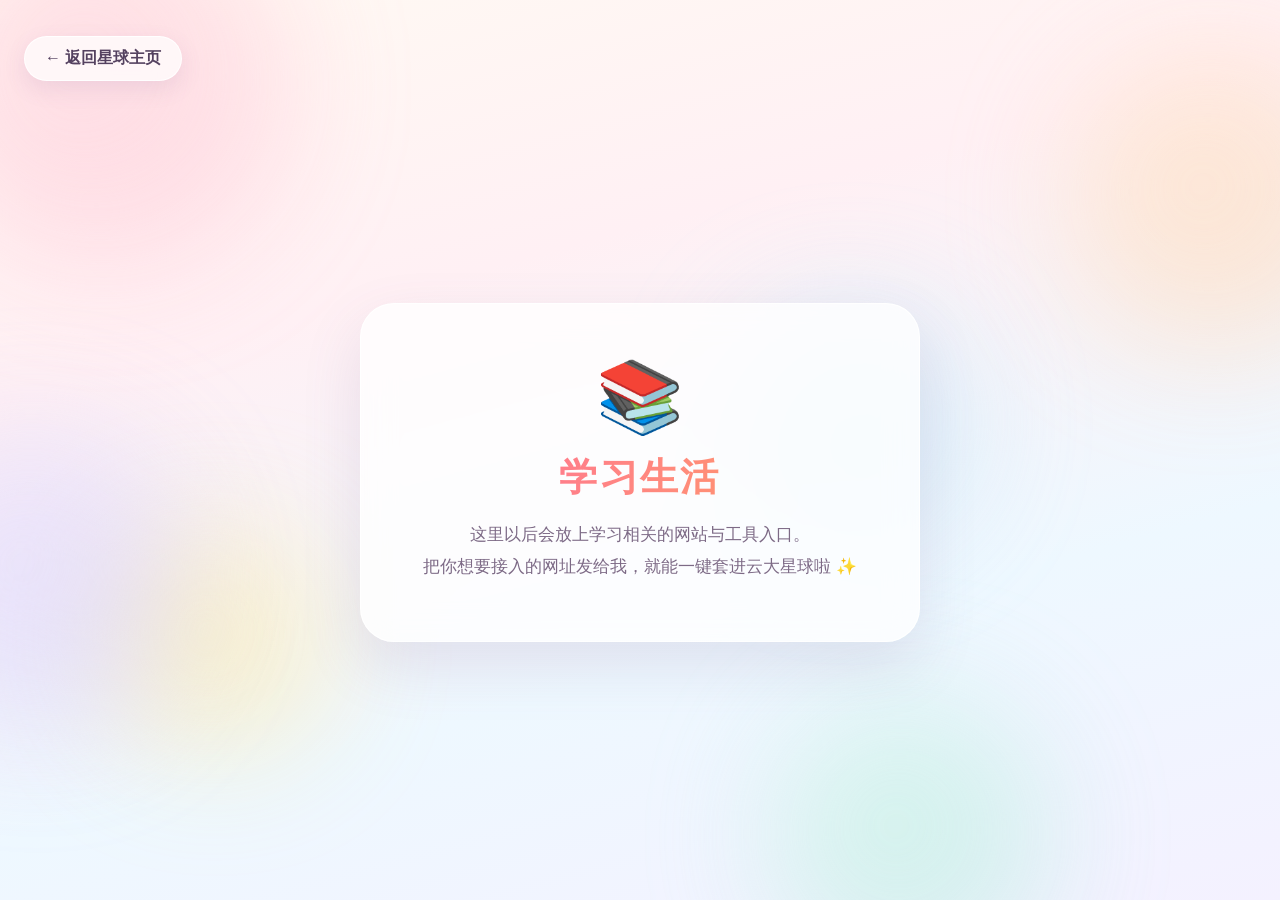
<file: study.html>
<!DOCTYPE html>
<html lang="zh-CN">
<head>
  <meta charset="UTF-8">
  <meta name="viewport" content="width=device-width, initial-scale=1.0">
  <title>学习生活 · 云大星球</title>
  <link rel="icon" type="image/svg+xml" href="favicon.svg">
  <link rel="stylesheet" href="style.css">
  <link rel="stylesheet" href="pageflow.css">
  <script src="pageflow-start.js"></script>
  <script src="pageflow.js" defer></script>
</head>
<body>
  <div class="scene" aria-hidden="true">
    <span class="orb orb-pink"></span>
    <span class="orb orb-peach"></span>
    <span class="orb orb-yellow"></span>
    <span class="orb orb-mint"></span>
    <span class="orb orb-sky"></span>
    <span class="orb orb-lavender"></span>
  </div>

  <div class="inner-page">
    <a class="back-link" href="index.html">← 返回星球主页</a>

    <section class="placeholder-card">
      <div class="placeholder-emoji">📚</div>
      <h2 class="placeholder-title">学习生活</h2>
      <p class="placeholder-text">
        这里以后会放上学习相关的网站与工具入口。<br>
        把你想要接入的网址发给我，就能一键套进云大星球啦 ✨
      </p>
    </section>
  </div>
</body>
</html>
</file>
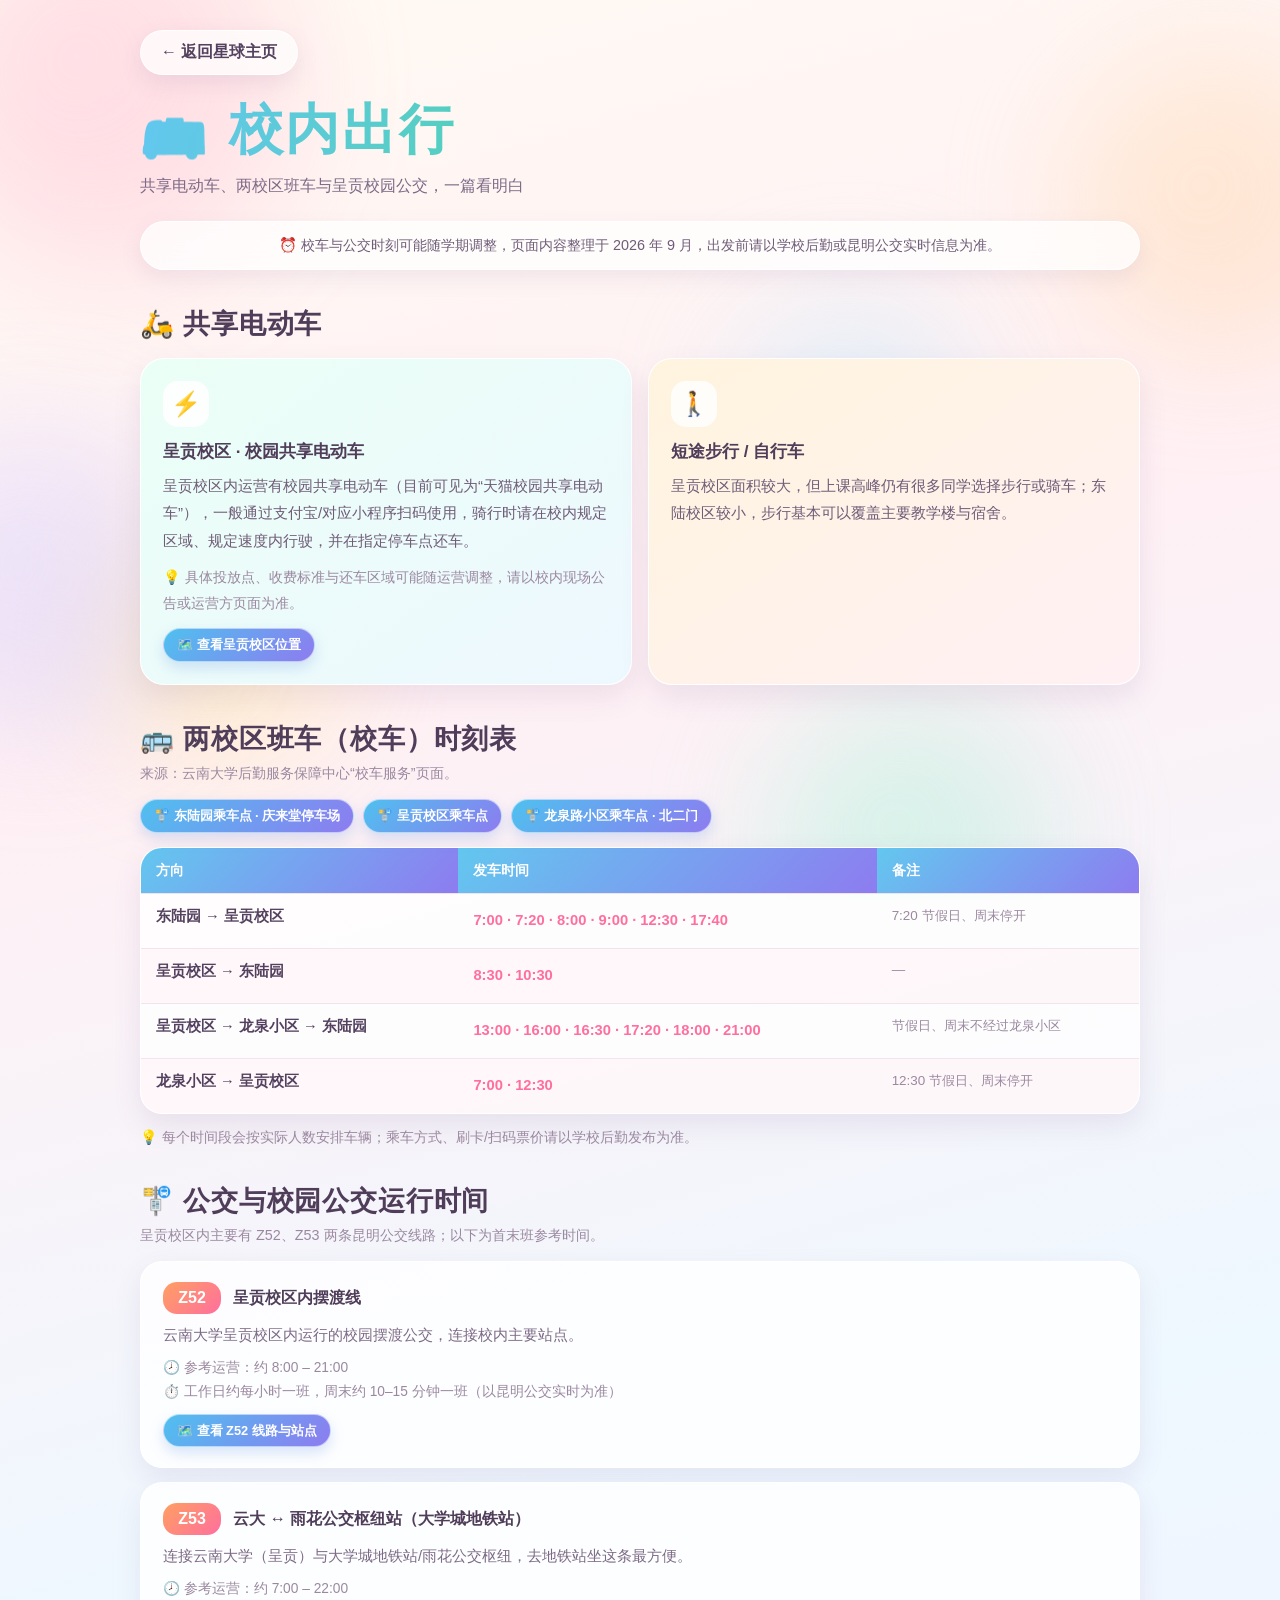
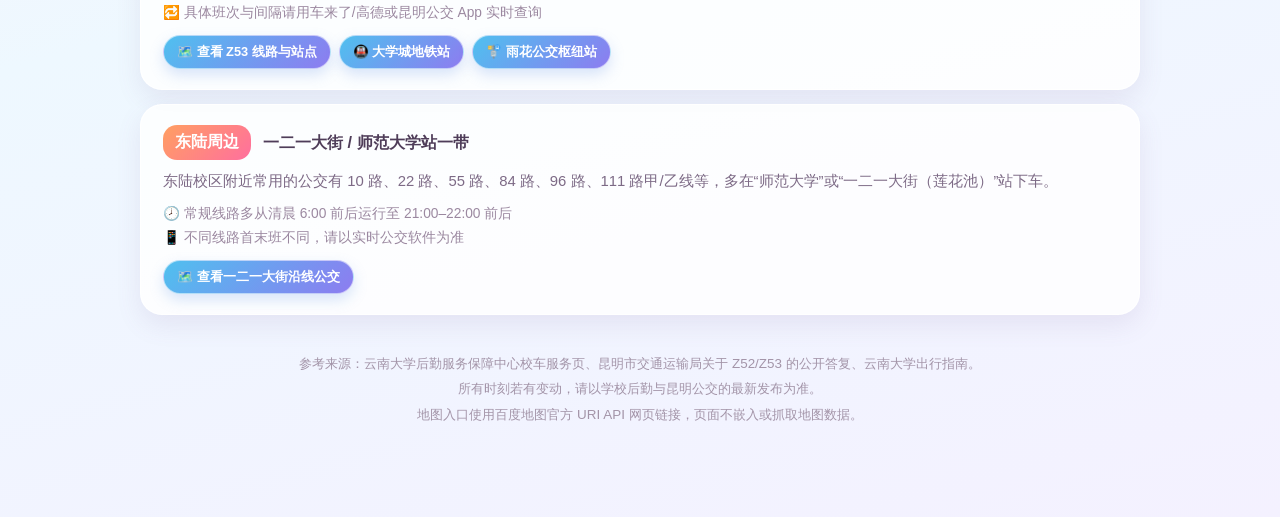
<file: transport.html>
<!DOCTYPE html>
<html lang="zh-CN">
<head>
  <meta charset="UTF-8">
  <meta name="viewport" content="width=device-width, initial-scale=1.0">
  <title>校内出行 · 云大星球</title>
  <link rel="icon" type="image/svg+xml" href="favicon.svg">
  <link rel="stylesheet" href="style.css">
  <link rel="stylesheet" href="transport.css">
  <link rel="stylesheet" href="pageflow.css">
  <script src="pageflow-start.js"></script>
  <script src="pageflow.js" defer></script>
</head>
<body>
  <div class="scene" aria-hidden="true">
    <span class="orb orb-pink"></span>
    <span class="orb orb-peach"></span>
    <span class="orb orb-yellow"></span>
    <span class="orb orb-mint"></span>
    <span class="orb orb-sky"></span>
    <span class="orb orb-lavender"></span>
  </div>

  <main class="trip-page">
    <header class="trip-header">
      <a class="back-link" href="index.html">← 返回星球主页</a>
      <div class="trip-heading">
        <h1>🚌 校内出行</h1>
        <p>共享电动车、两校区班车与呈贡校园公交，一篇看明白</p>
      </div>
    </header>

    <p class="trip-notice">
      ⏰ 校车与公交时刻可能随学期调整，页面内容整理于 2026 年 9 月，出发前请以学校后勤或昆明公交实时信息为准。
    </p>

    <section class="trip-block">
      <h2 class="trip-title">🛵 共享电动车</h2>
      <div class="trip-cards">
        <div class="trip-card">
          <div class="trip-card-icon">⚡</div>
          <h3>呈贡校区 · 校园共享电动车</h3>
          <p>
            呈贡校区内运营有校园共享电动车（目前可见为“天猫校园共享电动车”），一般通过支付宝/对应小程序扫码使用，骑行时请在校内规定区域、规定速度内行驶，并在指定停车点还车。
          </p>
          <p class="trip-tip">
            💡 具体投放点、收费标准与还车区域可能随运营调整，请以校内现场公告或运营方页面为准。
          </p>
          <a class="loc-chip" target="_blank" rel="noopener noreferrer"
             href="https://api.map.baidu.com/place/search?query=%E4%BA%91%E5%8D%97%E5%A4%A7%E5%AD%A6%E5%91%88%E8%B4%A1%E6%A0%A1%E5%8C%BA&region=%E6%98%86%E6%98%8E&output=html&src=webapp.yundaxingqiu.transport">🗺️ 查看呈贡校区位置</a>
        </div>
        <div class="trip-card">
          <div class="trip-card-icon">🚶</div>
          <h3>短途步行 / 自行车</h3>
          <p>
            呈贡校区面积较大，但上课高峰仍有很多同学选择步行或骑车；东陆校区较小，步行基本可以覆盖主要教学楼与宿舍。
          </p>
        </div>
      </div>
    </section>

    <section class="trip-block">
      <h2 class="trip-title">🚌 两校区班车（校车）时刻表</h2>
      <p class="trip-desc">来源：云南大学后勤服务保障中心“校车服务”页面。</p>
      <div class="trip-map-row">
        <a class="loc-chip" target="_blank" rel="noopener noreferrer"
           href="https://api.map.baidu.com/place/search?query=%E4%BA%91%E5%8D%97%E5%A4%A7%E5%AD%A6%E5%BA%86%E6%9D%A5%E5%A0%82&region=%E6%98%86%E6%98%8E&output=html&src=webapp.yundaxingqiu.transport">🚏 东陆园乘车点 · 庆来堂停车场</a>
        <a class="loc-chip" target="_blank" rel="noopener noreferrer"
           href="https://api.map.baidu.com/place/search?query=%E4%BA%91%E5%8D%97%E5%A4%A7%E5%AD%A6%E5%91%88%E8%B4%A1%E6%A0%A1%E5%8C%BA&region=%E6%98%86%E6%98%8E&output=html&src=webapp.yundaxingqiu.transport">🚏 呈贡校区乘车点</a>
        <a class="loc-chip" target="_blank" rel="noopener noreferrer"
           href="https://api.map.baidu.com/place/search?query=%E4%BA%91%E5%8D%97%E5%A4%A7%E5%AD%A6%E9%BE%99%E6%B3%89%E8%B7%AF%E4%BD%8F%E5%AE%85%E5%8C%BA&region=%E6%98%86%E6%98%8E&output=html&src=webapp.yundaxingqiu.transport">🚏 龙泉路小区乘车点 · 北二门</a>
      </div>

      <div class="time-table-wrap">
        <table class="time-table">
          <thead>
            <tr>
              <th>方向</th>
              <th>发车时间</th>
              <th>备注</th>
            </tr>
          </thead>
          <tbody>
            <tr>
              <td>东陆园 → 呈贡校区</td>
              <td>7:00 · 7:20 · 8:00 · 9:00 · 12:30 · 17:40</td>
              <td>7:20 节假日、周末停开</td>
            </tr>
            <tr>
              <td>呈贡校区 → 东陆园</td>
              <td>8:30 · 10:30</td>
              <td>—</td>
            </tr>
            <tr>
              <td>呈贡校区 → 龙泉小区 → 东陆园</td>
              <td>13:00 · 16:00 · 16:30 · 17:20 · 18:00 · 21:00</td>
              <td>节假日、周末不经过龙泉小区</td>
            </tr>
            <tr>
              <td>龙泉小区 → 呈贡校区</td>
              <td>7:00 · 12:30</td>
              <td>12:30 节假日、周末停开</td>
            </tr>
          </tbody>
        </table>
      </div>

      <p class="trip-tip">
        💡 每个时间段会按实际人数安排车辆；乘车方式、刷卡/扫码票价请以学校后勤发布为准。
      </p>
    </section>

    <section class="trip-block">
      <h2 class="trip-title">🚏 公交与校园公交运行时间</h2>
      <p class="trip-desc">呈贡校区内主要有 Z52、Z53 两条昆明公交线路；以下为首末班参考时间。</p>

      <div class="bus-list">
        <article class="bus-card">
          <div class="bus-head">
            <span class="bus-line">Z52</span>
            <span class="bus-route">呈贡校区内摆渡线</span>
          </div>
          <p>云南大学呈贡校区内运行的校园摆渡公交，连接校内主要站点。</p>
          <ul class="bus-meta">
            <li>🕗 参考运营：约 8:00 – 21:00</li>
            <li>⏱️ 工作日约每小时一班，周末约 10–15 分钟一班（以昆明公交实时为准）</li>
          </ul>
          <div class="bus-links">
            <a class="loc-chip" target="_blank" rel="noopener noreferrer"
               href="https://api.map.baidu.com/place/search?query=Z52%E8%B7%AF&region=%E6%98%86%E6%98%8E&output=html&src=webapp.yundaxingqiu.transport">🗺️ 查看 Z52 线路与站点</a>
          </div>
        </article>

        <article class="bus-card">
          <div class="bus-head">
            <span class="bus-line">Z53</span>
            <span class="bus-route">云大 ↔ 雨花公交枢纽站（大学城地铁站）</span>
          </div>
          <p>连接云南大学（呈贡）与大学城地铁站/雨花公交枢纽，去地铁站坐这条最方便。</p>
          <ul class="bus-meta">
            <li>🕗 参考运营：约 7:00 – 22:00</li>
            <li>🔁 具体班次与间隔请用车来了/高德或昆明公交 App 实时查询</li>
          </ul>
          <div class="bus-links">
            <a class="loc-chip" target="_blank" rel="noopener noreferrer"
               href="https://api.map.baidu.com/place/search?query=Z53%E8%B7%AF&region=%E6%98%86%E6%98%8E&output=html&src=webapp.yundaxingqiu.transport">🗺️ 查看 Z53 线路与站点</a>
            <a class="loc-chip" target="_blank" rel="noopener noreferrer"
               href="https://api.map.baidu.com/place/search?query=%E5%A4%A7%E5%AD%A6%E5%9F%8E%E5%9C%B0%E9%93%81%E7%AB%99&region=%E6%98%86%E6%98%8E&output=html&src=webapp.yundaxingqiu.transport">🚇 大学城地铁站</a>
            <a class="loc-chip" target="_blank" rel="noopener noreferrer"
               href="https://api.map.baidu.com/place/search?query=%E9%9B%A8%E8%8A%B1%E5%85%AC%E4%BA%A4%E6%9E%A2%E7%BA%BD%E7%AB%99&region=%E6%98%86%E6%98%8E&output=html&src=webapp.yundaxingqiu.transport">🚏 雨花公交枢纽站</a>
          </div>
        </article>

        <article class="bus-card">
          <div class="bus-head">
            <span class="bus-line">东陆周边</span>
            <span class="bus-route">一二一大街 / 师范大学站一带</span>
          </div>
          <p>东陆校区附近常用的公交有 10 路、22 路、55 路、84 路、96 路、111 路甲/乙线等，多在“师范大学”或“一二一大街（莲花池）”站下车。</p>
          <ul class="bus-meta">
            <li>🕗 常规线路多从清晨 6:00 前后运行至 21:00–22:00 前后</li>
            <li>📱 不同线路首末班不同，请以实时公交软件为准</li>
          </ul>
          <div class="bus-links">
            <a class="loc-chip" target="_blank" rel="noopener noreferrer"
               href="https://api.map.baidu.com/place/search?query=%E4%B8%80%E4%BA%8C%E4%B8%80%E5%A4%A7%E8%A1%97&region=%E6%98%86%E6%98%8E&output=html&src=webapp.yundaxingqiu.transport">🗺️ 查看一二一大街沿线公交</a>
          </div>
        </article>
      </div>
    </section>

    <p class="trip-source">
      参考来源：云南大学后勤服务保障中心校车服务页、昆明市交通运输局关于 Z52/Z53 的公开答复、云南大学出行指南。<br>
      所有时刻若有变动，请以学校后勤与昆明公交的最新发布为准。<br>
      地图入口使用百度地图官方 URI API 网页链接，页面不嵌入或抓取地图数据。
    </p>
  </main>
</body>
</html>
</file>
<file: style.css>
:root {
  --pink: #ff8fb1;
  --peach: #ffb36b;
  --yellow: #ffd35c;
  --mint: #65d8b8;
  --sky: #63c7ef;
  --lavender: #9b8cf5;
  --ink: #54415f;
  --paper: #fffaf4;
}

* {
  box-sizing: border-box;
  margin: 0;
  padding: 0;
}

html,
body {
  min-height: 100%;
}

body {
  font-family: "PingFang SC", "Hiragino Sans GB", "Microsoft YaHei",
    "Noto Sans SC", -apple-system, "Segoe UI", sans-serif;
  color: var(--ink);
  overflow-x: hidden;
  background: linear-gradient(
    165deg,
    #fffaf3 0%,
    #fff0f4 32%,
    #eef8ff 68%,
    #f4f1ff 100%
  );
}

/* ---------- 背景漂浮星球 ---------- */
.scene {
  position: fixed;
  inset: 0;
  z-index: 0;
  overflow: hidden;
  pointer-events: none;
}

.orb {
  position: absolute;
  border-radius: 50%;
  filter: blur(62px);
  opacity: 0.62;
  animation: float-orb 14s ease-in-out infinite alternate;
}

.orb-pink {
  width: 360px;
  height: 360px;
  top: -90px;
  left: -70px;
  background: radial-gradient(circle at 35% 35%, #ffd1de, rgba(255, 143, 177, 0.38));
}

.orb-peach {
  width: 300px;
  height: 300px;
  top: 6%;
  right: -90px;
  background: radial-gradient(circle at 35% 35%, #ffe2c4, rgba(255, 179, 107, 0.38));
  animation-delay: -3s;
}

.orb-yellow {
  width: 230px;
  height: 230px;
  bottom: 16%;
  left: 8%;
  background: radial-gradient(circle at 35% 35%, #fff1ad, rgba(255, 211, 92, 0.4));
  animation-delay: -6s;
}

.orb-mint {
  width: 280px;
  height: 280px;
  bottom: -80px;
  right: 18%;
  background: radial-gradient(circle at 35% 35%, #c9f5e4, rgba(101, 216, 184, 0.4));
  animation-delay: -9s;
}

.orb-sky {
  width: 240px;
  height: 240px;
  top: 34%;
  right: 24%;
  background: radial-gradient(circle at 35% 35%, #d4efff, rgba(99, 199, 239, 0.35));
  animation-delay: -5s;
}

.orb-lavender {
  width: 300px;
  height: 300px;
  top: 48%;
  left: -110px;
  background: radial-gradient(circle at 35% 35%, #e5deff, rgba(155, 140, 245, 0.36));
  animation-delay: -11s;
}

@keyframes float-orb {
  from {
    transform: translate3d(0, 0, 0) scale(1);
  }
  to {
    transform: translate3d(24px, -28px, 0) scale(1.08);
  }
}

/* ---------- 首页 ---------- */
.home {
  position: relative;
  z-index: 1;
  min-height: 100vh;
  min-height: 100dvh;
  display: flex;
  flex-direction: column;
  align-items: center;
  justify-content: center;
  gap: 32px;
  padding: 46px 24px 40px;
  text-align: center;
}

/* ---------- 首页标题区 ---------- */
.hero {
  position: relative;
  display: flex;
  flex-direction: column;
  align-items: center;
  gap: 12px;
  padding: 12px 26px 8px;
  animation: rise-in 0.65s ease-out both;
}

.hero-eyebrow {
  display: inline-flex;
  align-items: center;
  gap: 8px;
  padding: 7px 17px;
  border-radius: 999px;
  font-size: 0.82rem;
  font-weight: 800;
  letter-spacing: 0.22em;
  color: #8a5f9b;
  background: rgba(255, 255, 255, 0.72);
  border: 1px solid rgba(255, 255, 255, 0.96);
  box-shadow: 0 8px 22px rgba(121, 93, 144, 0.12);
  backdrop-filter: blur(12px);
}

.site-title {
  font-size: clamp(4rem, 12vw, 8.5rem);
  font-weight: 900;
  letter-spacing: 0.06em;
  line-height: 1.05;
  background: linear-gradient(100deg, #ff6f9e 0%, #ff9f62 46%, #ffbc3f 78%, #ff8fb1 100%);
  -webkit-background-clip: text;
  background-clip: text;
  -webkit-text-fill-color: transparent;
  color: transparent;
  filter: drop-shadow(0 8px 20px rgba(255, 124, 158, 0.22));
  animation: rise-in 0.7s ease-out both;
  text-shadow: none;
}

.site-tagline {
  color: #7d6a86;
  font-size: clamp(0.92rem, 2.2vw, 1.12rem);
  font-weight: 600;
  letter-spacing: 0.06em;
  line-height: 1.8;
  animation: rise-in 0.7s ease-out 0.08s both;
}

.hero-float {
  position: absolute;
  pointer-events: none;
  opacity: 0.82;
  animation: float-bob 4s ease-in-out infinite alternate;
}

.hero-float-a {
  top: 2px;
  left: -28px;
  font-size: 1.7rem;
  animation-delay: -1s;
}

.hero-float-b {
  right: -36px;
  bottom: 16px;
  font-size: 2rem;
  animation-delay: -2.3s;
}

.hero-float-c {
  top: 30%;
  right: -54px;
  font-size: 1.1rem;
  animation-delay: -0.5s;
}

@keyframes float-bob {
  from {
    transform: translateY(0) rotate(-4deg);
  }
  to {
    transform: translateY(-10px) rotate(5deg);
  }
}

/* ---------- 首页信息条 ---------- */
.feature-strip {
  display: flex;
  flex-wrap: wrap;
  justify-content: center;
  gap: 11px;
  max-width: 780px;
  animation: rise-in 0.7s ease-out 0.24s both;
}

.feature-item {
  display: flex;
  align-items: center;
  gap: 10px;
  padding: 10px 15px;
  border-radius: 18px;
  text-align: left;
  background: rgba(255, 255, 255, 0.58);
  border: 1px solid rgba(255, 255, 255, 0.88);
  box-shadow: 0 8px 20px rgba(121, 93, 144, 0.09);
  backdrop-filter: blur(10px);
}

.feature-emoji {
  font-size: 1.35rem;
  line-height: 1;
}

.feature-item strong {
  display: block;
  color: #54415f;
  font-size: 0.86rem;
  font-weight: 900;
}

.feature-item small {
  display: block;
  margin-top: 2px;
  color: #9b88a0;
  font-size: 0.74rem;
  line-height: 1.5;
}

.home-hint {
  margin-top: -6px;
  color: #a394a8;
  font-size: 0.84rem;
  letter-spacing: 0.04em;
  animation: rise-in 0.7s ease-out 0.3s both;
}

.home-footer {
  color: #b2a0b4;
  font-size: 0.78rem;
  letter-spacing: 0.1em;
  animation: rise-in 0.7s ease-out 0.34s both;
}

/* ---------- 可展开功能入口 ---------- */
.menu {
  display: flex;
  flex-direction: column;
  align-items: center;
  width: min(880px, 100%);
  gap: 20px;
  animation: rise-in 0.7s ease-out 0.16s both;
}

.menu-section {
  display: flex;
  flex-direction: column;
  width: min(100%, 420px);
  transition: width 0.55s cubic-bezier(0.22, 1, 0.36, 1);
}

.menu-section.open {
  width: 100%;
}

.menu-head {
  position: relative;
  appearance: none;
  border: 0;
  cursor: pointer;
  display: flex;
  align-items: center;
  justify-content: center;
  gap: 16px;
  width: 100%;
  padding: 20px 60px;
  border-radius: 999px;
  color: #fff;
  font-family: inherit;
  font-size: clamp(1.3rem, 3.5vw, 1.7rem);
  font-weight: 700;
  letter-spacing: 0.08em;
  text-align: center;
  box-shadow: 0 16px 34px rgba(121, 93, 144, 0.18);
  transition: transform 0.25s ease, box-shadow 0.25s ease, border-radius 0.45s ease;
  -webkit-tap-highlight-color: transparent;
}

.menu-head:hover {
  transform: translateY(-3px);
}

.menu-section.open .menu-head {
  border-radius: 30px;
  transform: translateY(0);
}

.menu-study {
  background: linear-gradient(135deg, #ff7fa6 0%, #ffa967 100%);
  box-shadow: 0 16px 34px rgba(255, 127, 166, 0.38);
}

.menu-campus {
  background: linear-gradient(135deg, #5fc6f0 0%, #8d7cf0 100%);
  box-shadow: 0 16px 34px rgba(95, 198, 240, 0.34);
}

.menu-section.open .menu-study {
  box-shadow: 0 20px 44px rgba(255, 127, 166, 0.42);
}

.menu-section.open .menu-campus {
  box-shadow: 0 20px 44px rgba(111, 151, 241, 0.42);
}

.menu-icon {
  display: inline-grid;
  place-items: center;
  width: 48px;
  height: 48px;
  flex: 0 0 48px;
  border-radius: 50%;
  background: rgba(255, 255, 255, 0.88);
  box-shadow: inset 0 -3px 8px rgba(0, 0, 0, 0.04);
  font-size: 1.45rem;
  line-height: 1;
}

.menu-toggle {
  position: absolute;
  right: 28px;
  transition: transform 0.45s cubic-bezier(0.22, 1, 0.36, 1);
}

.menu-section.open .menu-toggle {
  transform: rotate(45deg);
}

.option-panel {
  display: grid;
  grid-template-rows: 0fr;
  transition: grid-template-rows 0.55s cubic-bezier(0.22, 1, 0.36, 1);
}

.menu-section.open .option-panel {
  grid-template-rows: 1fr;
}

.option-inner {
  min-height: 0;
  overflow: hidden;
  padding-top: 16px;
}

.option-row {
  display: flex;
  flex-wrap: wrap;
  justify-content: center;
  align-items: center;
  gap: 14px;
  padding: 2px 4px 10px;
}

.option-chip {
  appearance: none;
  cursor: pointer;
  font-family: inherit;
  font-size: 1.02rem;
  font-weight: 600;
  color: #5d4b68;
  padding: 11px 20px;
  border-radius: 999px;
  background: rgba(255, 255, 255, 0.82);
  border: 2px solid rgba(255, 255, 255, 0.96);
  box-shadow: 0 8px 22px rgba(121, 93, 144, 0.14);
  backdrop-filter: blur(12px);
  opacity: 0;
  transform: translateY(12px) scale(0.72);
  transform-origin: 50% 50%;
  transition: opacity 0.35s ease, transform 0.42s cubic-bezier(0.22, 1, 0.36, 1),
    border-color 0.25s ease, box-shadow 0.25s ease;
}

.option-link {
  text-decoration: none;
  display: inline-flex;
  align-items: center;
  justify-content: center;
}

.chip-study:hover {
  border-color: #ff9db7;
  box-shadow: 0 12px 28px rgba(255, 127, 166, 0.28);
  transform: translateY(-3px);
}

.chip-campus:hover {
  border-color: #8fb8f7;
  box-shadow: 0 12px 28px rgba(95, 160, 240, 0.28);
  transform: translateY(-3px);
}

.menu-section.open .option-chip {
  opacity: 1;
  transform: translateY(0) scale(1);
}

.menu-section.open .option-chip:nth-child(1) {
  transition-delay: 0.12s;
}

.menu-section.open .option-chip:nth-child(2) {
  transition-delay: 0.2s;
}

.menu-section.open .option-chip:nth-child(3) {
  transition-delay: 0.28s;
}

.menu-section.open .option-chip:nth-child(4) {
  transition-delay: 0.36s;
}

.menu-section.open .option-chip:nth-child(5) {
  transition-delay: 0.44s;
}

.menu-section:not(.open) .option-chip {
  transition-delay: 0s;
}

/* ---------- 落地占位页 ---------- */
.inner-page {
  position: relative;
  z-index: 1;
  min-height: 100vh;
  min-height: 100dvh;
  display: flex;
  flex-direction: column;
  align-items: center;
  padding: 36px 24px;
}

.back-link {
  align-self: flex-start;
  display: inline-flex;
  align-items: center;
  gap: 6px;
  padding: 11px 20px;
  border-radius: 999px;
  color: var(--ink);
  text-decoration: none;
  font-weight: 600;
  background: rgba(255, 255, 255, 0.72);
  border: 1px solid rgba(255, 255, 255, 0.9);
  box-shadow: 0 8px 22px rgba(121, 93, 144, 0.12);
  backdrop-filter: blur(12px);
  transition: transform 0.2s ease, box-shadow 0.2s ease;
}

.back-link:hover {
  transform: translateX(-3px);
  box-shadow: 0 10px 26px rgba(121, 93, 144, 0.2);
}

.placeholder-card {
  margin: auto;
  width: min(560px, 100%);
  padding: 58px 42px;
  border-radius: 34px;
  text-align: center;
  background: rgba(255, 255, 255, 0.78);
  border: 1px solid rgba(255, 255, 255, 0.95);
  box-shadow: 0 24px 60px rgba(121, 93, 144, 0.14);
  backdrop-filter: blur(16px);
  animation: rise-in 0.7s ease-out both;
}

.placeholder-emoji {
  font-size: 4.4rem;
  line-height: 1;
  animation: bounce-soft 2.2s ease-in-out infinite;
}

.placeholder-title {
  margin-top: 20px;
  font-size: clamp(1.8rem, 5vw, 2.4rem);
  font-weight: 800;
  letter-spacing: 0.06em;
  background: linear-gradient(100deg, #ff6f9e, #ff9f62);
  -webkit-background-clip: text;
  background-clip: text;
  -webkit-text-fill-color: transparent;
  color: transparent;
}

.placeholder-text {
  margin-top: 16px;
  color: #7d6a86;
  font-size: 1.05rem;
  line-height: 1.9;
}

/* ---------- 动画 ---------- */
@keyframes rise-in {
  from {
    opacity: 0;
    transform: translateY(22px);
  }
  to {
    opacity: 1;
    transform: translateY(0);
  }
}

@keyframes bounce-soft {
  0%,
  100% {
    transform: translateY(0);
  }
  50% {
    transform: translateY(-8px);
  }
}

/* ---------- 地点 · 百度地图入口 ---------- */
.loc-chip {
  display: inline-flex;
  align-items: center;
  justify-content: center;
  gap: 6px;
  max-width: 100%;
  padding: 7px 13px;
  border-radius: 999px;
  font-size: 0.8rem;
  font-weight: 800;
  line-height: 1.4;
  color: #fff;
  text-decoration: none;
  background: linear-gradient(135deg, #4fc0ef, #8d7cf0);
  border: 1px solid rgba(255, 255, 255, 0.55);
  box-shadow: 0 6px 14px rgba(105, 150, 230, 0.25);
  transition: transform 0.2s ease, box-shadow 0.2s ease;
}

.loc-chip:hover {
  transform: translateY(-2px);
  box-shadow: 0 10px 20px rgba(105, 150, 230, 0.34);
}

/* ---------- 小屏适配 ---------- */
@media (max-width: 620px) {
  .home {
    gap: 24px;
    padding: 30px 16px 30px;
  }

  .hero {
    padding: 8px 8px 4px;
  }

  .hero-eyebrow {
    letter-spacing: 0.14em;
    font-size: 0.72rem;
    padding: 6px 13px;
  }

  .hero-float-a {
    left: -12px;
    font-size: 1.2rem;
  }

  .hero-float-b {
    right: -10px;
    font-size: 1.4rem;
  }

  .hero-float-c {
    display: none;
  }

  .feature-item {
    flex: 1 1 100%;
    justify-content: center;
    text-align: center;
  }

  .feature-emoji {
    font-size: 1.2rem;
  }

  .menu {
    gap: 16px;
  }

  .menu-section,
  .menu-section.open {
    width: min(100%, 390px);
  }

  .menu-head {
    gap: 12px;
    padding: 16px 52px 16px 24px;
    justify-content: flex-start;
    font-size: 1.25rem;
  }

  .menu-toggle {
    right: 20px;
  }

  .option-row {
    gap: 10px;
  }

  .option-chip {
    flex: 1 1 auto;
    justify-content: center;
    text-align: center;
  }

  .placeholder-card {
    padding: 44px 26px;
  }
}
</file>
<file: pageflow.css>
/* ---------- 界面张开 → 缩小 → 切换 ---------- */

html.pf-zoom-out,
html.pf-zoom-in {
  overflow: hidden;
  background: #ffeaf0;
}

/* 转场期间暂停高成本渲染：模糊星球、毛玻璃效果 */
html.pf-zoom-out .orb,
html.pf-zoom-in .orb {
  animation: none;
  filter: none;
}

html.pf-zoom-out .option-chip,
html.pf-zoom-out .back-link,
html.pf-zoom-out .placeholder-card,
html.pf-zoom-out .services-notice,
html.pf-zoom-out .service-section,
html.pf-zoom-out .control-panel,
html.pf-zoom-out .schedule-scroll,
html.pf-zoom-out .modal-backdrop,
html.pf-zoom-out .toast,
html.pf-zoom-in .option-chip,
html.pf-zoom-in .back-link,
html.pf-zoom-in .placeholder-card,
html.pf-zoom-in .services-notice,
html.pf-zoom-in .service-section,
html.pf-zoom-in .control-panel,
html.pf-zoom-in .schedule-scroll,
html.pf-zoom-in .modal-backdrop,
html.pf-zoom-in .toast {
  backdrop-filter: none !important;
  -webkit-backdrop-filter: none !important;
}

/* 旧界面：从点击处“张开”放大并淡出 */
html.pf-zoom-out body {
  animation: pf-screen-grow 0.24s cubic-bezier(0.5, 0, 0.8, 0.35) both;
  will-change: transform, opacity;
}

@keyframes pf-screen-grow {
  from {
    opacity: 1;
    transform: scale(1);
  }
  to {
    opacity: 0;
    transform: scale(1.09);
  }
}

/* 新界面：先保持放大的状态，再“缩小”落到正常界面 */
html.pf-zoom-in body {
  animation: pf-screen-settle 0.4s cubic-bezier(0.16, 1, 0.3, 1) both;
  transform-origin: 50% 50%;
  will-change: transform, opacity;
}

@keyframes pf-screen-settle {
  from {
    opacity: 0;
    transform: scale(1.09);
  }
  60% {
    opacity: 0.9;
    transform: scale(1.02);
  }
  to {
    opacity: 1;
    transform: scale(1);
  }
}

@media (prefers-reduced-motion: reduce) {
  html.pf-zoom-out body,
  html.pf-zoom-in body {
    animation: none !important;
  }
}
</file>
<file: canteens.css>
/* ---------- 云大食堂 ---------- */
.food-page,
.food-detail-page {
  position: relative;
  z-index: 1;
  min-height: 100vh;
  min-height: 100dvh;
  padding: 30px 24px 90px;
}

.food-header {
  width: min(1000px, 100%);
  margin: 0 auto;
}

.food-heading {
  margin-top: 22px;
}

.food-heading h1 {
  font-size: clamp(2rem, 6vw, 3.4rem);
  font-weight: 900;
  letter-spacing: 0.05em;
  line-height: 1.2;
  background: linear-gradient(100deg, #ff9f62, #ff6f9e 60%, #ffd35c);
  -webkit-background-clip: text;
  background-clip: text;
  -webkit-text-fill-color: transparent;
  color: transparent;
  animation: rise-in 0.6s ease-out 0.05s both;
}

.food-heading p {
  margin-top: 10px;
  color: #7d6a86;
  line-height: 1.8;
  animation: rise-in 0.6s ease-out 0.1s both;
}

.food-notice {
  width: min(1000px, 100%);
  margin: 20px auto 0;
  padding: 11px 18px;
  border-radius: 999px;
  text-align: center;
  color: #6f5c77;
  font-size: 0.9rem;
  background: rgba(255, 255, 255, 0.74);
  border: 1px solid rgba(255, 255, 255, 0.95);
  box-shadow: 0 8px 22px rgba(121, 93, 144, 0.1);
  backdrop-filter: blur(12px);
  animation: rise-in 0.6s ease-out 0.14s both;
}

/* ---------- 必吃榜 ---------- */
.food-leader {
  width: min(1000px, 100%);
  margin: 30px auto 0;
  border-radius: 28px;
  padding: 22px 24px 24px;
  background: linear-gradient(135deg, #fff4de, #ffe9f0 55%, #eef4ff);
  border: 1px solid rgba(255, 255, 255, 0.95);
  box-shadow: 0 16px 40px rgba(121, 93, 144, 0.13);
  animation: rise-in 0.6s ease-out 0.18s both;
}

.food-leader-head {
  display: flex;
  align-items: flex-start;
  justify-content: space-between;
  gap: 14px;
  margin-bottom: 16px;
}

.food-leader-head h2 {
  font-size: 1.4rem;
  font-weight: 900;
  color: #4f3d59;
}

.food-leader-head p {
  margin-top: 5px;
  color: #9b88a0;
  font-size: 0.88rem;
}

.week-badge {
  flex: 0 0 auto;
  color: #fff;
  font-size: 0.82rem;
  font-weight: 800;
  padding: 6px 14px;
  border-radius: 999px;
  background: linear-gradient(135deg, #ff9f62, #ff6f9e);
}

.rank-list {
  display: grid;
  gap: 10px;
}

.rank-item {
  display: flex;
  align-items: center;
  gap: 14px;
  padding: 13px 16px;
  border-radius: 18px;
  background: rgba(255, 255, 255, 0.82);
  border: 1px solid rgba(255, 255, 255, 0.95);
  box-shadow: 0 6px 16px rgba(121, 93, 144, 0.08);
  cursor: pointer;
  transition: transform 0.18s ease, box-shadow 0.18s ease;
}

.rank-item:hover {
  transform: translateY(-2px);
  box-shadow: 0 12px 26px rgba(121, 93, 144, 0.15);
}

.rank-medal {
  font-size: 1.7rem;
  flex: 0 0 auto;
}

.rank-info {
  min-width: 0;
  flex: 1;
}

.rank-name {
  font-weight: 800;
  color: #4f3d59;
  font-size: 0.98rem;
}

.rank-meta {
  margin-top: 3px;
  color: #a394a8;
  font-size: 0.8rem;
}

.rank-score {
  font-size: 1.1rem;
  font-weight: 900;
  color: #ff8fb1;
}

.rank-empty {
  color: #a394a8;
  font-size: 0.92rem;
  text-align: center;
  padding: 22px 8px;
}

/* ---------- 工具栏与筛选 ---------- */
.food-toolbar {
  width: min(1000px, 100%);
  margin: 24px auto 0;
  display: flex;
  align-items: center;
  justify-content: space-between;
  gap: 14px;
  flex-wrap: wrap;
  animation: rise-in 0.6s ease-out 0.22s both;
}

.tool-btn {
  appearance: none;
  border: 0;
  cursor: pointer;
  font-family: inherit;
  font-weight: 700;
  font-size: 0.98rem;
  color: #fff;
  padding: 11px 20px;
  border-radius: 999px;
  background: linear-gradient(135deg, #ff9f62, #ff6f9e);
  box-shadow: 0 12px 26px rgba(255, 143, 177, 0.32);
  transition: transform 0.18s ease, box-shadow 0.18s ease;
}

.tool-btn:hover {
  transform: translateY(-3px);
  box-shadow: 0 16px 32px rgba(255, 143, 177, 0.4);
}

.campus-filter {
  display: flex;
  gap: 8px;
  flex-wrap: wrap;
}

.cat-btn {
  appearance: none;
  border: 0;
  cursor: pointer;
  font-family: inherit;
  font-weight: 600;
  font-size: 0.9rem;
  color: #5d4b68;
  background: rgba(255, 255, 255, 0.82);
  border: 2px solid rgba(255, 255, 255, 0.96);
  border-radius: 999px;
  padding: 8px 16px;
  box-shadow: 0 6px 16px rgba(121, 93, 144, 0.1);
  transition: transform 0.18s ease, border-color 0.18s ease, background 0.18s ease;
}

.cat-btn:hover {
  transform: translateY(-2px);
  border-color: #ffc0cf;
}

.cat-btn.is-active {
  color: #fff;
  background: linear-gradient(135deg, #ff9f62, #ff6f9e);
  border-color: transparent;
}

/* ---------- 食堂卡片 ---------- */
.canteen-grid {
  width: min(1000px, 100%);
  margin: 20px auto 0;
  display: grid;
  grid-template-columns: repeat(auto-fill, minmax(290px, 1fr));
  gap: 16px;
}

.canteen-card {
  display: flex;
  flex-direction: column;
  gap: 10px;
  padding: 22px 20px;
  border-radius: 24px;
  cursor: pointer;
  background: rgba(255, 255, 255, 0.82);
  border: 1px solid rgba(255, 255, 255, 0.96);
  box-shadow: 0 12px 28px rgba(121, 93, 144, 0.12);
  backdrop-filter: blur(12px);
  transition: transform 0.2s ease, box-shadow 0.2s ease, border-color 0.2s ease;
  animation: rise-in 0.45s ease-out both;
}

.canteen-card:hover {
  transform: translateY(-4px);
  border-color: #ffd1ae;
  box-shadow: 0 18px 36px rgba(121, 93, 144, 0.17);
}

.canteen-card-top {
  display: flex;
  align-items: flex-start;
  justify-content: space-between;
  gap: 10px;
}

.canteen-emoji {
  font-size: 2rem;
}

.campus-badge {
  color: #fff;
  font-size: 0.76rem;
  font-weight: 800;
  padding: 5px 11px;
  border-radius: 999px;
  background: linear-gradient(135deg, #8d7cf0, #63c7ef);
}

.canteen-card h3 {
  font-size: 1.18rem;
  font-weight: 900;
  color: #4f3d59;
  line-height: 1.4;
}

.canteen-card .position {
  color: #a394a8;
  font-size: 0.86rem;
}

.canteen-card .intro {
  color: #7d6a86;
  font-size: 0.92rem;
  line-height: 1.8;
  display: -webkit-box;
  -webkit-line-clamp: 3;
  -webkit-box-orient: vertical;
  overflow: hidden;
}

.canteen-map-link {
  align-self: flex-start;
  margin-top: 10px;
}

.tag-row {
  display: flex;
  flex-wrap: wrap;
  gap: 7px;
}

.mini-tag {
  font-size: 0.76rem;
  font-weight: 600;
  color: #a05b6e;
  padding: 4px 10px;
  border-radius: 999px;
  background: #fff0f4;
}

.canteen-card-foot {
  display: flex;
  align-items: center;
  justify-content: space-between;
  border-top: 1px dashed rgba(155, 136, 160, 0.25);
  padding-top: 10px;
  color: #a394a8;
  font-size: 0.84rem;
}

.delete-btn {
  appearance: none;
  border: 0;
  cursor: pointer;
  font-family: inherit;
  font-size: 0.8rem;
  font-weight: 600;
  color: #e5788f;
  background: none;
  padding: 4px 8px;
  border-radius: 999px;
}

.delete-btn:hover {
  background: #ffe1e8;
}

.empty-grid {
  grid-column: 1 / -1;
  text-align: center;
  padding: 44px 20px;
  color: #9b88a0;
  border-radius: 24px;
  background: rgba(255, 255, 255, 0.74);
  border: 1px dashed rgba(155, 136, 160, 0.35);
}

/* ---------- 食堂详情 ---------- */
.food-detail-page .canteen-intro,
.food-detail-page .stall-list {
  width: min(1000px, 100%);
  margin: 22px auto 0;
}

.canteen-intro {
  padding: 22px 24px;
  border-radius: 24px;
  background: linear-gradient(135deg, #fff8e9, #fff0f4 55%, #eef8ff);
  border: 1px solid rgba(255, 255, 255, 0.96);
  box-shadow: 0 14px 34px rgba(121, 93, 144, 0.12);
}

.canteen-position {
  color: #a394a8;
  font-size: 0.9rem;
  margin-bottom: 8px;
}

#detailMap {
  margin-bottom: 12px;
}

#detailMap .loc-chip {
  margin: 0;
}

.canteen-intro p:not(.canteen-position) {
  color: #6f5c77;
  line-height: 1.9;
}

.canteen-tags {
  display: flex;
  flex-wrap: wrap;
  gap: 8px;
  margin-top: 14px;
}

.canteen-tags .mini-tag {
  font-size: 0.82rem;
}

.intro-actions {
  margin-top: 16px;
}

.stall-list {
  display: grid;
  grid-template-columns: repeat(auto-fill, minmax(300px, 1fr));
  gap: 14px;
}

.stall-card {
  padding: 17px 18px;
  border-radius: 20px;
  background: rgba(255, 255, 255, 0.84);
  border: 1px solid rgba(255, 255, 255, 0.96);
  box-shadow: 0 10px 24px rgba(121, 93, 144, 0.1);
  backdrop-filter: blur(12px);
  animation: rise-in 0.4s ease-out both;
}

.stall-head {
  display: flex;
  align-items: flex-start;
  justify-content: space-between;
  gap: 10px;
}

.stall-head h3 {
  font-size: 1.02rem;
  font-weight: 900;
  color: #4f3d59;
}

.stall-desc {
  margin-top: 6px;
  color: #8a758f;
  font-size: 0.88rem;
  line-height: 1.7;
}

.stall-score {
  display: flex;
  align-items: center;
  justify-content: space-between;
  gap: 12px;
  flex-wrap: wrap;
  margin-top: 13px;
  padding-top: 12px;
  border-top: 1px dashed rgba(155, 136, 160, 0.22);
}

.avg-score {
  font-size: 0.84rem;
  color: #9b88a0;
}

.avg-score strong {
  font-size: 1.25rem;
  color: #ff8fb1;
}

.stars {
  display: flex;
  gap: 3px;
}

.star-btn {
  appearance: none;
  border: 0;
  cursor: pointer;
  font-size: 1.4rem;
  line-height: 1;
  color: #ead7c8;
  background: none;
  padding: 1px;
  transition: transform 0.14s ease, color 0.14s ease;
}

.star-btn:hover {
  transform: scale(1.22);
}

.star-btn.is-on {
  color: #ffbc3f;
}

.my-score {
  margin-top: 8px;
  font-size: 0.78rem;
  color: #a394a8;
}

.stall-empty {
  grid-column: 1 / -1;
  color: #9b88a0;
  text-align: center;
  padding: 36px 16px;
  border-radius: 22px;
  background: rgba(255, 255, 255, 0.7);
  border: 1px dashed rgba(155, 136, 160, 0.3);
}

/* ---------- 弹窗（复用通用样式） ---------- */
.d-modal-backdrop {
  position: fixed;
  inset: 0;
  z-index: 80;
  display: grid;
  align-items: center;
  justify-items: center;
  padding: 22px;
  background: rgba(74, 46, 80, 0.42);
  backdrop-filter: blur(8px);
  opacity: 0;
  visibility: hidden;
  transition: opacity 0.25s ease, visibility 0.25s ease;
}

.d-modal-backdrop.show {
  opacity: 1;
  visibility: visible;
}

.d-modal-card {
  width: min(620px, 100%);
  max-height: min(88vh, 88dvh);
  overflow: auto;
  background: rgba(255, 253, 250, 0.98);
  border-radius: 28px;
  padding: 24px;
  box-shadow: 0 28px 70px rgba(74, 46, 80, 0.28);
  transform: translateY(18px) scale(0.97);
  transition: transform 0.28s cubic-bezier(0.22, 1, 0.36, 1);
}

.d-modal-backdrop.show .d-modal-card {
  transform: translateY(0) scale(1);
}

.d-modal-head {
  display: flex;
  align-items: center;
  justify-content: space-between;
  gap: 14px;
  margin-bottom: 18px;
}

.d-modal-head h2 {
  font-size: 1.35rem;
  font-weight: 800;
  color: #4f3d59;
}

.d-close {
  appearance: none;
  border: 0;
  cursor: pointer;
  width: 38px;
  height: 38px;
  flex: 0 0 38px;
  border-radius: 50%;
  font-size: 1.4rem;
  line-height: 1;
  color: #7d6a86;
  background: rgba(255, 226, 232, 0.85);
  transition: background 0.18s ease, color 0.18s ease;
}

.d-close:hover {
  background: #ff8fb1;
  color: #fff;
}

.form-grid {
  display: grid;
  grid-template-columns: 1fr 1fr;
  gap: 12px;
}

.d-field {
  display: flex;
  flex-direction: column;
  gap: 7px;
  margin-bottom: 14px;
  font-size: 0.9rem;
  font-weight: 700;
  color: #6f5c77;
}

.d-field em {
  color: #ff6f9e;
  font-style: normal;
}

.d-field input,
.d-field select,
.d-field textarea {
  appearance: none;
  border: 2px solid #f3e3ef;
  background: #fff;
  color: #54415f;
  border-radius: 16px;
  padding: 11px 14px;
  font-family: inherit;
  font-size: 0.95rem;
  font-weight: 500;
  outline: none;
  resize: vertical;
  transition: border-color 0.2s ease, box-shadow 0.2s ease;
}

.d-field input:focus,
.d-field select:focus,
.d-field textarea:focus {
  border-color: #ff9db7;
  box-shadow: 0 0 0 4px rgba(255, 143, 177, 0.14);
}

.d-modal-actions {
  display: flex;
  justify-content: flex-end;
  gap: 12px;
  margin-top: 6px;
}

.d-btn {
  appearance: none;
  border: 0;
  cursor: pointer;
  font-family: inherit;
  font-size: 0.96rem;
  font-weight: 700;
  padding: 11px 22px;
  border-radius: 999px;
  transition: transform 0.18s ease, box-shadow 0.18s ease;
}

.d-btn:hover {
  transform: translateY(-2px);
}

.d-btn.ghost {
  color: #6f5c77;
  background: #f3e8f0;
}

.d-btn.solid {
  color: #fff;
  background: linear-gradient(135deg, #ff9f62, #ff6f9e);
  box-shadow: 0 10px 22px rgba(255, 143, 177, 0.3);
}

.toast {
  position: fixed;
  left: 50%;
  bottom: 34px;
  z-index: 120;
  transform: translate(-50%, 20px);
  background: rgba(86, 52, 92, 0.9);
  color: #fff;
  font-size: 0.92rem;
  font-weight: 600;
  line-height: 1.5;
  text-align: center;
  border-radius: 999px;
  padding: 11px 22px;
  box-shadow: 0 14px 34px rgba(74, 46, 80, 0.32);
  opacity: 0;
  pointer-events: none;
  transition: transform 0.3s cubic-bezier(0.22, 1, 0.36, 1), opacity 0.3s ease;
}

.toast.show {
  transform: translate(-50%, 0);
  opacity: 1;
}

@media (max-width: 620px) {
  .food-page,
  .food-detail-page {
    padding: 24px 16px 70px;
  }

  .food-notice {
    border-radius: 18px;
  }

  .form-grid {
    grid-template-columns: 1fr;
  }

  .d-modal-backdrop {
    padding: 14px;
    align-items: end;
  }

  .d-modal-card {
    max-height: 90vh;
    max-height: 90dvh;
    border-radius: 24px 24px 18px 18px;
    padding: 20px 16px;
  }
}
</file>
<file: courier.css>
/* ---------- 校内快递 ---------- */
.logi-page {
  position: relative;
  z-index: 1;
  min-height: 100vh;
  min-height: 100dvh;
  padding: 30px 24px 90px;
}

.logi-header {
  width: min(1000px, 100%);
  margin: 0 auto;
}

.logi-heading {
  margin-top: 22px;
}

.logi-heading h1 {
  font-size: clamp(2rem, 6vw, 3.4rem);
  font-weight: 900;
  letter-spacing: 0.05em;
  line-height: 1.2;
  background: linear-gradient(100deg, #ff9db7, #9b8cf5 45%, #63c7ef);
  -webkit-background-clip: text;
  background-clip: text;
  -webkit-text-fill-color: transparent;
  color: transparent;
  animation: rise-in 0.6s ease-out 0.05s both;
}

.logi-heading p {
  margin-top: 10px;
  color: #7d6a86;
  line-height: 1.8;
  animation: rise-in 0.6s ease-out 0.1s both;
}

.logi-notice {
  width: min(1000px, 100%);
  margin: 20px auto 0;
  padding: 11px 18px;
  border-radius: 999px;
  text-align: center;
  color: #6f5c77;
  font-size: 0.9rem;
  line-height: 1.7;
  background: rgba(255, 255, 255, 0.74);
  border: 1px solid rgba(255, 255, 255, 0.95);
  box-shadow: 0 8px 22px rgba(121, 93, 144, 0.1);
  backdrop-filter: blur(12px);
  animation: rise-in 0.6s ease-out 0.14s both;
}

.logi-map-note {
  width: min(1000px, 100%);
  margin: 14px auto 0;
  padding: 11px 18px;
  border-radius: 18px;
  color: #6f5c77;
  font-size: 0.88rem;
  line-height: 1.7;
  background: linear-gradient(135deg, rgba(255, 255, 255, 0.82), rgba(237, 245, 255, 0.82));
  border: 1px solid rgba(255, 255, 255, 0.95);
  box-shadow: 0 8px 22px rgba(121, 93, 144, 0.08);
  animation: rise-in 0.6s ease-out 0.16s both;
}

.logi-block {
  width: min(1000px, 100%);
  margin: 38px auto 0;
  animation: rise-in 0.6s ease-out both;
}

.logi-title {
  font-size: clamp(1.3rem, 4vw, 1.7rem);
  font-weight: 900;
  color: #4f3d59;
  letter-spacing: 0.03em;
}

.logi-desc {
  margin: 7px 0 16px;
  color: #9b88a0;
  font-size: 0.92rem;
  line-height: 1.8;
}

.station-grid {
  display: grid;
  grid-template-columns: repeat(auto-fit, minmax(280px, 1fr));
  gap: 16px;
  margin-top: 16px;
}

.station-card {
  padding: 22px;
  border-radius: 24px;
  display: flex;
  flex-direction: column;
  background: linear-gradient(145deg, #eafff6, #eef8ff);
  border: 1px solid rgba(255, 255, 255, 0.96);
  box-shadow: 0 12px 28px rgba(121, 93, 144, 0.12);
}

.station-card:nth-child(2) {
  background: linear-gradient(145deg, #fff4de, #fff0f4);
}

.station-card:nth-child(3) {
  background: linear-gradient(145deg, #f2edff, #eaf7ff);
}

.station-card:nth-child(4) {
  background: linear-gradient(145deg, #fff0f6, #fff8e1);
}

.station-main {
  position: relative;
  background: linear-gradient(145deg, #e6f5ff, #efe9ff) !important;
  border: 2px solid rgba(99, 199, 239, 0.45);
}

.station-icon {
  width: 46px;
  height: 46px;
  display: grid;
  place-items: center;
  font-size: 1.5rem;
  border-radius: 15px;
  background: rgba(255, 255, 255, 0.85);
  margin-bottom: 12px;
}

.station-badges {
  display: flex;
  flex-wrap: wrap;
  gap: 7px;
  margin-bottom: 10px;
}

.badge {
  display: inline-flex;
  align-items: center;
  padding: 4px 10px;
  border-radius: 999px;
  color: #fff;
  font-size: 0.74rem;
  font-weight: 800;
}

.badge-red {
  background: linear-gradient(135deg, #ff8fa3, #ff6f9e);
}

.badge-blue {
  background: linear-gradient(135deg, #63c7ef, #8d7cf0);
}

.badge-green {
  background: linear-gradient(135deg, #65d8b8, #3ebd9a);
}

.station-card h3 {
  font-size: 1.08rem;
  font-weight: 900;
  color: #4f3d59;
}

.station-desc {
  margin-top: 8px;
  color: #6f5c77;
  line-height: 1.8;
  font-size: 0.9rem;
}

.station-list {
  list-style: none;
  margin-top: 10px;
  display: grid;
  gap: 6px;
  color: #7d6a86;
  font-size: 0.87rem;
  line-height: 1.7;
}

.station-list li {
  position: relative;
  padding-left: 16px;
}

.station-list li::before {
  content: "";
  position: absolute;
  left: 0;
  top: 0.62em;
  width: 7px;
  height: 7px;
  border-radius: 50%;
  background: linear-gradient(135deg, #ff9db7, #ffd35c);
}

.station-addr {
  margin-top: 12px;
  padding: 9px 12px;
  border-radius: 13px;
  color: #9b88a0;
  font-size: 0.82rem;
  line-height: 1.65;
  background: rgba(255, 255, 255, 0.68);
}

.map-actions {
  display: flex;
  flex-wrap: wrap;
  gap: 9px;
  margin-top: auto;
  padding-top: 15px;
}

.map-btn {
  display: inline-flex;
  align-items: center;
  justify-content: center;
  gap: 5px;
  padding: 9px 15px;
  border-radius: 999px;
  font-size: 0.84rem;
  font-weight: 800;
  text-decoration: none;
  transition: transform 0.2s ease, box-shadow 0.2s ease;
}

.map-btn-nav {
  color: #fff;
  background: linear-gradient(135deg, #ff8fa3, #ff6f9e);
  box-shadow: 0 8px 18px rgba(255, 111, 158, 0.28);
}

.map-btn-view {
  color: #3f7fb8;
  background: rgba(255, 255, 255, 0.85);
  border: 1px solid rgba(99, 199, 239, 0.55);
}

.map-btn:hover {
  transform: translateY(-2px);
  box-shadow: 0 11px 22px rgba(121, 93, 144, 0.2);
}

.logi-tip {
  margin-top: 16px;
  padding: 13px 17px;
  border-radius: 17px;
  color: #6f5c77;
  font-size: 0.9rem;
  line-height: 1.8;
  background: rgba(255, 255, 255, 0.72);
  border: 1px dashed rgba(255, 143, 177, 0.55);
}

.brand-cards {
  display: grid;
  gap: 13px;
  margin-top: 16px;
}

.brand-card {
  display: flex;
  gap: 15px;
  align-items: flex-start;
  padding: 18px 20px;
  border-radius: 20px;
  background: rgba(255, 255, 255, 0.82);
  border: 1px solid rgba(255, 255, 255, 0.96);
  box-shadow: 0 10px 24px rgba(121, 93, 144, 0.1);
  backdrop-filter: blur(12px);
}

.brand-card:nth-child(2) {
  background: linear-gradient(145deg, #eaf7ff, #f2edff);
}

.brand-card:nth-child(3) {
  background: linear-gradient(145deg, #fff4de, #eafff6);
}

.brand-emoji {
  font-size: 1.8rem;
  line-height: 1.2;
}

.brand-card h3 {
  font-size: 1rem;
  font-weight: 900;
  color: #4f3d59;
}

.brand-card p {
  margin-top: 7px;
  color: #7d6a86;
  line-height: 1.8;
  font-size: 0.9rem;
}

.logi-source {
  width: min(1000px, 100%);
  margin: 38px auto 0;
  color: #a394a8;
  font-size: 0.84rem;
  line-height: 1.9;
  text-align: center;
}

@media (max-width: 620px) {
  .logi-page {
    padding: 24px 16px 70px;
  }

  .logi-notice {
    border-radius: 18px;
  }

  .brand-card {
    flex-direction: column;
  }
}
</file>
<file: environment.css>
/* ---------- 学校环境 ---------- */
.env-page {
  position: relative;
  z-index: 1;
  min-height: 100vh;
  min-height: 100dvh;
  padding: 30px 24px 90px;
}

.env-header {
  width: min(1080px, 100%);
  margin: 0 auto;
}

.env-heading {
  margin-top: 22px;
}

.env-heading h1 {
  font-size: clamp(2rem, 6vw, 3.4rem);
  font-weight: 900;
  letter-spacing: 0.05em;
  line-height: 1.2;
  background: linear-gradient(100deg, #5fc6f0, #8d7cf0 60%, #ff8fb1);
  -webkit-background-clip: text;
  background-clip: text;
  -webkit-text-fill-color: transparent;
  color: transparent;
  animation: rise-in 0.6s ease-out 0.05s both;
}

.env-heading p {
  margin-top: 10px;
  color: #7d6a86;
  line-height: 1.8;
  animation: rise-in 0.6s ease-out 0.1s both;
}

.env-notice {
  width: min(1080px, 100%);
  margin: 20px auto 0;
  padding: 11px 18px;
  border-radius: 999px;
  text-align: center;
  color: #6f5c77;
  font-size: 0.9rem;
  background: rgba(255, 255, 255, 0.74);
  border: 1px solid rgba(255, 255, 255, 0.95);
  box-shadow: 0 8px 22px rgba(121, 93, 144, 0.1);
  backdrop-filter: blur(12px);
  animation: rise-in 0.6s ease-out 0.14s both;
}

.env-block {
  width: min(1080px, 100%);
  margin: 38px auto 0;
  animation: rise-in 0.6s ease-out both;
}

.env-section-title {
  display: flex;
  align-items: center;
  gap: 12px;
  font-size: clamp(1.35rem, 4vw, 1.8rem);
  font-weight: 900;
  letter-spacing: 0.04em;
  color: #4f3d59;
}

.env-section-title span {
  font-size: 1.5rem;
}

.env-section-desc {
  margin: 8px 0 18px;
  color: #8a758f;
  line-height: 1.8;
}

.photo-grid {
  display: grid;
  grid-template-columns: repeat(auto-fill, minmax(280px, 1fr));
  gap: 16px;
}

.photo-card {
  position: relative;
  margin: 0;
  overflow: hidden;
  border-radius: 22px;
  background: rgba(255, 255, 255, 0.8);
  border: 1px solid rgba(255, 255, 255, 0.96);
  box-shadow: 0 12px 30px rgba(121, 93, 144, 0.13);
  backdrop-filter: blur(12px);
  transition: transform 0.2s ease, box-shadow 0.2s ease;
}

.photo-card:hover {
  transform: translateY(-4px);
  box-shadow: 0 18px 38px rgba(121, 93, 144, 0.18);
}

.photo-card img {
  display: block;
  width: 100%;
  aspect-ratio: 4 / 3;
  object-fit: cover;
  background: #f6ecf2;
}

.photo-card figcaption {
  display: flex;
  flex-direction: column;
  gap: 6px;
  padding: 14px 16px 16px;
}

.photo-card figcaption strong,
.pending-card strong,
.dorm-name {
  font-size: 1.02rem;
  font-weight: 800;
  color: #4f3d59;
}

.photo-card figcaption span {
  color: #9b88a0;
  font-size: 0.8rem;
  line-height: 1.6;
}

.photo-card figcaption .loc-chip {
  align-self: flex-start;
  margin-top: 3px;
}

.pending-card,
.dorm-card {
  display: flex;
  flex-direction: column;
  gap: 10px;
  align-items: flex-start;
  justify-content: center;
  padding: 24px 22px;
  min-height: 210px;
}

.pending-card {
  background:
    repeating-linear-gradient(-45deg,
      rgba(255, 255, 255, 0.82),
      rgba(255, 255, 255, 0.82) 14px,
      rgba(240, 231, 246, 0.9) 14px,
      rgba(240, 231, 246, 0.9) 28px);
}

.pending-card p,
.dorm-card p {
  color: #7d6a86;
  font-size: 0.9rem;
  line-height: 1.8;
}

.pending-emoji {
  font-size: 2.4rem;
}

.dorm-card {
  background: linear-gradient(145deg, #fff1f5, #eef8ff);
}

.dorm-name {
  font-size: 1.2rem;
}

.pending-tag {
  display: inline-block;
  margin-top: 4px;
  padding: 5px 12px;
  border-radius: 999px;
  font-size: 0.78rem;
  font-weight: 700;
  color: #9b88a0;
  background: rgba(255, 255, 255, 0.75);
  border: 1px solid rgba(155, 136, 160, 0.3);
}

.pending-card .loc-chip,
.dorm-card .loc-chip {
  align-self: flex-start;
  margin-top: 2px;
}

.env-footer-note {
  width: min(1080px, 100%);
  margin: 34px auto 0;
  color: #9b88a0;
  font-size: 0.86rem;
  line-height: 1.8;
  text-align: center;
}

@media (max-width: 620px) {
  .env-page {
    padding: 24px 16px 70px;
  }

  .env-notice {
    border-radius: 18px;
  }

  .photo-grid {
    grid-template-columns: 1fr;
  }

  .photo-card img {
    aspect-ratio: 4 / 3;
  }
}
</file>
<file: schedule.css>
/* ========== 课表录入页 ========== */
.schedule-page {
  position: relative;
  z-index: 1;
  width: min(1280px, 100%);
  margin: 0 auto;
  padding: 30px 22px 70px;
}

.schedule-header {
  display: flex;
  flex-direction: column;
  align-items: flex-start;
  gap: 18px;
  margin-bottom: 22px;
  animation: rise-in 0.6s ease-out both;
}

.schedule-heading h1 {
  font-size: clamp(1.9rem, 4.5vw, 2.7rem);
  font-weight: 900;
  letter-spacing: 0.05em;
  background: linear-gradient(100deg, #ff6f9e, #ff9f62 70%, #ffbc3f);
  -webkit-background-clip: text;
  background-clip: text;
  -webkit-text-fill-color: transparent;
  color: transparent;
}

.schedule-heading p {
  margin-top: 8px;
  color: #8a748f;
  font-size: 1.02rem;
}

/* ---------- 操作栏 ---------- */
.control-panel {
  display: flex;
  flex-wrap: wrap;
  align-items: center;
  justify-content: space-between;
  gap: 16px;
  padding: 16px 18px;
  margin-bottom: 18px;
  border-radius: 26px;
  background: rgba(255, 255, 255, 0.72);
  border: 1px solid rgba(255, 255, 255, 0.95);
  box-shadow: 0 16px 42px rgba(121, 93, 144, 0.12);
  backdrop-filter: blur(14px);
  animation: rise-in 0.6s ease-out 0.08s both;
}

.control-buttons {
  display: flex;
  flex-wrap: wrap;
  gap: 12px;
}

.tool-btn {
  appearance: none;
  border: 0;
  cursor: pointer;
  display: inline-flex;
  align-items: center;
  justify-content: center;
  gap: 7px;
  padding: 12px 20px;
  border-radius: 999px;
  color: #fff;
  font-family: inherit;
  font-size: 0.98rem;
  font-weight: 700;
  letter-spacing: 0.02em;
  box-shadow: 0 10px 24px rgba(121, 93, 144, 0.18);
  transition: transform 0.22s ease, box-shadow 0.22s ease, filter 0.22s ease;
  -webkit-tap-highlight-color: transparent;
}

.tool-btn:hover {
  transform: translateY(-2px);
}

.btn-primary {
  background: linear-gradient(135deg, #ff7fa6, #ffa967);
  box-shadow: 0 12px 26px rgba(255, 127, 166, 0.35);
}

.btn-photo {
  background: linear-gradient(135deg, #5fc6f0, #8d7cf0);
  box-shadow: 0 12px 26px rgba(95, 160, 240, 0.32);
}

.btn-primary:hover {
  box-shadow: 0 14px 30px rgba(255, 127, 166, 0.42);
}

.btn-photo:hover {
  box-shadow: 0 14px 30px rgba(111, 151, 241, 0.42);
}

/* ---------- 提醒开关 ---------- */
.reminder-wrap {
  display: flex;
  align-items: center;
  gap: 14px;
}

.reminder-copy {
  display: flex;
  align-items: center;
  gap: 10px;
}

.reminder-emoji {
  display: inline-grid;
  place-items: center;
  width: 42px;
  height: 42px;
  border-radius: 50%;
  background: #fff7d9;
  box-shadow: 0 5px 14px rgba(255, 200, 60, 0.28);
  font-size: 1.3rem;
}

.reminder-copy strong {
  display: block;
  color: #5d4b68;
  font-size: 0.98rem;
}

.reminder-copy small {
  display: block;
  margin-top: 2px;
  color: #a18da7;
  font-size: 0.78rem;
  max-width: 210px;
  line-height: 1.4;
}

.reminder-switch {
  position: relative;
  width: 62px;
  height: 34px;
  flex: 0 0 62px;
  border: 0;
  border-radius: 999px;
  background: #e6d8e9;
  box-shadow: inset 0 2px 6px rgba(83, 54, 92, 0.18);
  cursor: pointer;
  transition: background 0.3s ease, box-shadow 0.3s ease;
}

.reminder-knob {
  position: absolute;
  top: 4px;
  left: 4px;
  width: 26px;
  height: 26px;
  border-radius: 50%;
  background: #fff;
  box-shadow: 0 3px 8px rgba(83, 54, 92, 0.28);
  transition: transform 0.32s cubic-bezier(0.22, 1, 0.36, 1);
}

.reminder-wrap.on .reminder-switch {
  background: linear-gradient(135deg, #63d9ae, #3fcb95);
  box-shadow: inset 0 2px 5px rgba(24, 122, 84, 0.2);
}

.reminder-wrap.on .reminder-knob {
  transform: translateX(28px);
}

/* ---------- 课表 ---------- */
.schedule-scroll {
  max-height: 72vh;
  overflow: auto;
  padding: 4px;
  border-radius: 28px;
  background: rgba(255, 255, 255, 0.7);
  border: 1px solid rgba(255, 255, 255, 0.95);
  box-shadow: 0 24px 60px rgba(121, 93, 144, 0.14);
  backdrop-filter: blur(14px);
  animation: rise-in 0.6s ease-out 0.16s both;
}

.schedule-table {
  width: 100%;
  min-width: 1090px;
  border-collapse: separate;
  border-spacing: 7px;
  padding: 6px;
}

.schedule-table th,
.schedule-table td {
  vertical-align: middle;
}

.week-head {
  min-width: 112px;
  padding: 12px 6px;
  border-radius: 15px;
  font-size: 1.08rem;
  font-weight: 800;
  letter-spacing: 0.14em;
}

.week-head.day-0 {
  background: #ffe2ec;
  color: #b23a68;
}

.week-head.day-1 {
  background: #ffe7d2;
  color: #b05a1f;
}

.week-head.day-2 {
  background: #fff2bd;
  color: #8a6b00;
}

.week-head.day-3 {
  background: #d9f6ea;
  color: #167a55;
}

.week-head.day-4 {
  background: #dcefff;
  color: #1768a3;
}

.week-head.day-5 {
  background: #e9e2ff;
  color: #5e49b3;
}

.week-head.day-6 {
  background: #ffe0f2;
  color: #b53b86;
}

.time-cell,
.time-head {
  position: sticky;
  left: 0;
  z-index: 2;
  min-width: 116px;
  max-width: 116px;
  padding: 10px 12px;
  border-radius: 15px;
  background: rgba(255, 250, 244, 0.98);
  box-shadow: 4px 0 12px rgba(121, 93, 144, 0.08);
}

.time-head {
  color: transparent;
  border: 0;
}

.period-no {
  display: block;
  color: #7d6888;
  font-size: 0.9rem;
  font-weight: 800;
}

.period-time {
  display: block;
  margin-top: 4px;
  color: #a18ba8;
  font-size: 0.78rem;
  white-space: nowrap;
}

.slot {
  height: 88px;
  min-width: 112px;
}

.slot-add,
.course-card {
  appearance: none;
  border: 0;
  cursor: pointer;
  display: flex;
  flex-direction: column;
  align-items: center;
  justify-content: center;
  gap: 3px;
  width: 100%;
  height: 100%;
  min-height: 82px;
  border-radius: 17px;
  font-family: inherit;
  transition: transform 0.2s ease, box-shadow 0.2s ease,
    background 0.2s ease, border-color 0.2s ease;
  -webkit-tap-highlight-color: transparent;
}

.slot-add {
  background: rgba(255, 255, 255, 0.75);
  border: 2px dashed #e7d4ec;
  color: #c9aed2;
  font-size: 1.6rem;
  font-weight: 500;
}

.slot-add:hover {
  background: #fff;
  border-color: #ff9db7;
  color: #ff7fa6;
  transform: scale(1.03);
  box-shadow: 0 8px 20px rgba(255, 127, 166, 0.2);
}

.course-card {
  overflow: hidden;
  padding: 8px 10px;
  text-align: center;
}

.course-card:hover {
  transform: translateY(-2px) scale(1.02);
  box-shadow: 0 12px 24px rgba(121, 93, 144, 0.22);
  z-index: 1;
}

.color-0 {
  background: #ffe2ec;
  border: 1.5px solid #ffb7cd;
  color: #9d3a64;
}

.color-1 {
  background: #ffe8d4;
  border: 1.5px solid #ffc39d;
  color: #9c541f;
}

.color-2 {
  background: #fff3c6;
  border: 1.5px solid #efd576;
  color: #7c6306;
}

.color-3 {
  background: #ddf8ec;
  border: 1.5px solid #9fe6c9;
  color: #187852;
}

.color-4 {
  background: #def1fd;
  border: 1.5px solid #a6d9f6;
  color: #18689e;
}

.color-5 {
  background: #ebe5ff;
  border: 1.5px solid #c4b6f7;
  color: #5945ae;
}

.course-name {
  display: block;
  width: 100%;
  max-width: 118px;
  overflow: hidden;
  text-overflow: ellipsis;
  white-space: nowrap;
  font-size: 0.95rem;
  font-weight: 800;
  line-height: 1.3;
}

.course-meta {
  display: block;
  max-width: 118px;
  overflow: hidden;
  text-overflow: ellipsis;
  white-space: nowrap;
  font-size: 0.72rem;
  opacity: 0.72;
}

.course-edit-tip {
  font-size: 0.68rem;
  opacity: 0;
  transition: opacity 0.2s ease;
}

.course-card:hover .course-edit-tip {
  opacity: 0.9;
}

.schedule-table tbody tr.is-current .time-cell {
  background: #fff0d2;
}

.schedule-table tbody tr.is-current .period-no {
  color: #d3780b;
}

.schedule-footnote {
  margin-top: 14px;
  text-align: center;
  color: #a18da7;
  font-size: 0.85rem;
}

/* ---------- 弹窗 ---------- */
.modal-backdrop {
  position: fixed;
  inset: 0;
  z-index: 20;
  display: grid;
  place-items: center;
  padding: 20px;
  background: rgba(86, 52, 92, 0.38);
  backdrop-filter: blur(7px);
  opacity: 0;
  pointer-events: none;
  transition: opacity 0.28s ease;
}

.modal-backdrop.show {
  opacity: 1;
  pointer-events: auto;
}

.modal-card {
  width: min(560px, 100%);
  max-height: calc(100vh - 40px);
  overflow: auto;
  padding: 26px;
  border-radius: 30px;
  background: rgba(255, 255, 255, 0.97);
  border: 1px solid rgba(255, 255, 255, 0.95);
  box-shadow: 0 30px 80px rgba(86, 52, 92, 0.3);
  transform: translateY(18px) scale(0.98);
  transition: transform 0.32s cubic-bezier(0.22, 1, 0.36, 1);
}

.modal-card.modal-wide {
  width: min(960px, 100%);
}

.modal-backdrop.show .modal-card {
  transform: translateY(0) scale(1);
}

.modal-head {
  display: flex;
  align-items: center;
  justify-content: space-between;
  margin-bottom: 20px;
}

.modal-head h2 {
  font-size: 1.45rem;
  font-weight: 800;
  color: #5d4b68;
}

.icon-close {
  appearance: none;
  border: 0;
  cursor: pointer;
  width: 38px;
  height: 38px;
  border-radius: 50%;
  background: #f5eaf6;
  color: #7b6684;
  font-size: 1.5rem;
  line-height: 1;
  transition: background 0.2s ease, transform 0.2s ease;
}

.icon-close:hover {
  background: #ffe1e9;
  transform: rotate(90deg);
}

.field {
  display: block;
  margin-bottom: 14px;
}

.field > span {
  display: block;
  margin-bottom: 7px;
  color: #6f5a78;
  font-size: 0.9rem;
  font-weight: 700;
}

.field em {
  color: #ff6f9e;
  font-style: normal;
}

.field input,
.field select,
.field textarea {
  width: 100%;
  border: 2px solid #efdfef;
  border-radius: 15px;
  background: #fffdf9;
  color: #4f4058;
  font-family: inherit;
  font-size: 1rem;
  padding: 11px 14px;
  outline: none;
  transition: border-color 0.2s ease, box-shadow 0.2s ease;
}

.field textarea {
  resize: vertical;
  min-height: 120px;
  line-height: 1.65;
}

.field input:focus,
.field select:focus,
.field textarea:focus {
  border-color: #ff9db7;
  box-shadow: 0 0 0 4px rgba(255, 143, 177, 0.16);
}

.form-grid {
  display: grid;
  grid-template-columns: 1fr 1fr;
  gap: 14px;
}

.schedule-loc-hint {
  margin-top: 8px;
  align-self: flex-start;
}

.color-row {
  display: flex;
  flex-wrap: wrap;
  gap: 12px;
}

.color-dot {
  appearance: none;
  cursor: pointer;
  width: 38px;
  height: 38px;
  border-radius: 50%;
  border: 3px solid #fff;
  box-shadow: 0 0 0 2px #eedcec, 0 4px 10px rgba(86, 52, 92, 0.14);
  transition: transform 0.18s ease, box-shadow 0.18s ease;
}

.color-dot:hover {
  transform: scale(1.12);
}

.color-dot.selected {
  transform: scale(1.18);
  box-shadow: 0 0 0 3px #7a5d82, 0 5px 14px rgba(86, 52, 92, 0.2);
}

.modal-actions {
  display: flex;
  align-items: center;
  justify-content: space-between;
  gap: 12px;
  margin-top: 22px;
}

.action-right {
  display: flex;
  gap: 10px;
}

.btn-solid,
.btn-ghost,
.btn-danger {
  appearance: none;
  border: 0;
  cursor: pointer;
  padding: 11px 22px;
  border-radius: 999px;
  font-family: inherit;
  font-size: 0.95rem;
  font-weight: 700;
  transition: transform 0.2s ease, box-shadow 0.2s ease, background 0.2s ease;
}

.btn-solid {
  background: linear-gradient(135deg, #ff7fa6, #ffa967);
  color: #fff;
  box-shadow: 0 10px 22px rgba(255, 127, 166, 0.34);
}

.btn-ghost {
  background: #f5eaf6;
  color: #6f5a78;
}

.btn-danger {
  background: #fff0ef;
  color: #d9504d;
}

.btn-solid:hover,
.btn-ghost:hover,
.btn-danger:hover {
  transform: translateY(-2px);
}

/* ---------- 拍照识别 ---------- */
.photo-layout {
  display: grid;
  grid-template-columns: minmax(0, 1fr) minmax(0, 1fr);
  gap: 22px;
}

.photo-side {
  display: flex;
  flex-direction: column;
  gap: 14px;
}

.photo-source-buttons {
  display: flex;
  flex-wrap: wrap;
  gap: 10px;
}

.photo-preview {
  display: grid;
  place-items: center;
  min-height: 240px;
  border-radius: 22px;
  background:
    linear-gradient(45deg, rgba(255, 143, 177, 0.08) 25%, transparent 25%) 0 0 / 20px 20px,
    linear-gradient(45deg, transparent 75%, rgba(255, 179, 107, 0.08) 75%) 0 0 / 20px 20px,
    #fdf6f3;
  border: 2px dashed #e9cfec;
  overflow: hidden;
}

.photo-preview img {
  width: 100%;
  max-height: 420px;
  object-fit: contain;
}

.photo-preview p {
  padding: 18px;
  color: #a18da7;
  font-size: 0.92rem;
  text-align: center;
  line-height: 1.7;
}

.ocr-status {
  font-size: 0.85rem;
  color: #a18da7;
  line-height: 1.5;
}

.ocr-status.busy {
  color: #b06a24;
}

.ocr-status.done {
  color: #1e8a60;
}

.ocr-side {
  display: flex;
  flex-direction: column;
  min-width: 0;
}

.ocr-tips {
  padding: 12px 15px;
  border-radius: 16px;
  background: #fff8e5;
  color: #8a6b22;
  font-size: 0.85rem;
  line-height: 1.6;
}

.ocr-tips strong {
  display: block;
  margin-bottom: 2px;
}

.ocr-tips p {
  margin: 0;
}

/* ---------- Toast ---------- */
.toast {
  position: fixed;
  left: 50%;
  bottom: 30px;
  z-index: 40;
  width: max-content;
  max-width: calc(100vw - 40px);
  padding: 14px 22px;
  border-radius: 18px;
  background: rgba(74, 46, 80, 0.92);
  color: #fff;
  font-size: 0.95rem;
  font-weight: 600;
  line-height: 1.5;
  text-align: center;
  box-shadow: 0 16px 38px rgba(74, 46, 80, 0.35);
  backdrop-filter: blur(10px);
  transform: translate(-50%, 90px);
  opacity: 0;
  pointer-events: none;
  transition: transform 0.35s cubic-bezier(0.22, 1, 0.36, 1),
    opacity 0.3s ease;
}

.toast.show {
  transform: translate(-50%, 0);
  opacity: 1;
}

/* ---------- 响应式 ---------- */
@media (max-width: 760px) {
  .schedule-page {
    padding: 22px 12px 60px;
  }

  .control-panel {
    flex-direction: column;
    align-items: stretch;
  }

  .control-buttons {
    flex-direction: column;
  }

  .tool-btn {
    width: 100%;
  }

  .reminder-wrap {
    justify-content: space-between;
    padding-top: 4px;
    border-top: 1px dashed #eedfef;
  }

  .form-grid,
  .photo-layout {
    grid-template-columns: 1fr;
  }

  .modal-actions {
    flex-direction: column;
    align-items: stretch;
  }

  .action-right {
    justify-content: flex-end;
  }

  .modal-card {
    padding: 20px 16px;
  }
}
</file>
<file: services.css>
/* ---------- 云大服务系统页 ---------- */
.services-page {
  padding-top: 30px;
  padding-bottom: 90px;
}

.services-head {
  width: min(1080px, 100%);
  margin: 18px auto 0;
  text-align: center;
}

.services-title {
  margin-top: 12px;
  font-size: clamp(2.2rem, 7vw, 3.8rem);
  font-weight: 900;
  letter-spacing: 0.08em;
  line-height: 1.15;
  background: linear-gradient(100deg, #ff6f9e 0%, #ff9f62 42%, #46b9e8 100%);
  -webkit-background-clip: text;
  background-clip: text;
  -webkit-text-fill-color: transparent;
  color: transparent;
  filter: drop-shadow(0 8px 18px rgba(255, 124, 158, 0.18));
  animation: rise-in 0.7s ease-out 0.05s both;
}

.services-sub {
  margin-top: 12px;
  color: #7d6a86;
  font-size: 1.02rem;
  line-height: 1.8;
  animation: rise-in 0.7s ease-out 0.12s both;
}

.services-notice {
  margin: 22px auto 0;
  width: min(880px, 100%);
  padding: 12px 18px;
  border-radius: 999px;
  font-size: 0.92rem;
  color: #785d6a;
  background: rgba(255, 255, 255, 0.72);
  border: 1px solid rgba(255, 255, 255, 0.92);
  box-shadow: 0 8px 22px rgba(121, 93, 144, 0.1);
  backdrop-filter: blur(12px);
  animation: rise-in 0.7s ease-out 0.18s both;
}

.services-list {
  width: min(1080px, 100%);
  margin: 34px auto 0;
  display: grid;
  gap: 26px;
  animation: rise-in 0.7s ease-out 0.24s both;
}

.service-section {
  border-radius: 30px;
  padding: 26px 26px 30px;
  border: 1px solid rgba(255, 255, 255, 0.92);
  box-shadow: 0 18px 44px rgba(121, 93, 144, 0.12);
  backdrop-filter: blur(16px);
}

.service-section-rainbow {
  background: linear-gradient(135deg, #fff0f4, #eef8ff 60%, #fff8e8);
}

.service-section-mint {
  background: linear-gradient(135deg, #eafff6, #eef8ff 80%);
}

.service-section-peach {
  background: linear-gradient(135deg, #fff5e9, #fff0f4 90%);
}

.service-section-lavender {
  background: linear-gradient(135deg, #f4f1ff, #eef8ff 85%);
}

.service-section-head {
  display: flex;
  align-items: center;
  gap: 12px;
  margin-bottom: 8px;
}

.service-section-icon {
  display: inline-grid;
  place-items: center;
  width: 46px;
  height: 46px;
  flex: 0 0 46px;
  border-radius: 16px;
  font-size: 1.4rem;
  background: rgba(255, 255, 255, 0.88);
  box-shadow: 0 6px 16px rgba(121, 93, 144, 0.14);
}

.service-section-title {
  font-size: clamp(1.2rem, 3.6vw, 1.5rem);
  font-weight: 800;
  letter-spacing: 0.04em;
  color: #5d4b68;
}

.service-section-desc {
  margin: 6px 0 18px 58px;
  color: #8a758f;
  font-size: 0.95rem;
}

.service-grid {
  display: grid;
  grid-template-columns: repeat(auto-fit, minmax(240px, 1fr));
  gap: 12px;
}

.service-card {
  display: flex;
  align-items: center;
  gap: 12px;
  padding: 13px 16px;
  border-radius: 20px;
  background: rgba(255, 255, 255, 0.78);
  border: 2px solid rgba(255, 255, 255, 0.96);
  color: #5d4b68;
  text-decoration: none;
  box-shadow: 0 8px 20px rgba(121, 93, 144, 0.1);
  transition: transform 0.22s ease, box-shadow 0.22s ease, border-color 0.22s ease;
}

.service-card:hover {
  transform: translateY(-4px) scale(1.01);
  box-shadow: 0 14px 30px rgba(121, 93, 144, 0.18);
}

.card-pink:hover {
  border-color: #ff9db7;
}

.card-peach:hover {
  border-color: #ffbe83;
}

.card-yellow:hover {
  border-color: #ffd35c;
}

.card-mint:hover {
  border-color: #7fe3c5;
}

.card-sky:hover {
  border-color: #83d2f3;
}

.card-lavender:hover {
  border-color: #a99bf7;
}

.card-emoji {
  width: 42px;
  height: 42px;
  flex: 0 0 42px;
  display: inline-grid;
  place-items: center;
  border-radius: 14px;
  font-size: 1.3rem;
  background: rgba(255, 255, 255, 0.92);
}

.card-body {
  min-width: 0;
}

.card-name {
  font-size: 0.98rem;
  font-weight: 700;
  line-height: 1.45;
  color: #54415f;
}

.card-domain {
  display: block;
  margin-top: 3px;
  font-size: 0.76rem;
  font-weight: 500;
  color: #9b88a0;
  word-break: break-all;
  line-height: 1.3;
}

.services-note {
  margin: 28px auto 0;
  width: min(880px, 100%);
  text-align: center;
  color: #9b88a0;
  font-size: 0.88rem;
  line-height: 1.8;
}

@media (max-width: 620px) {
  .services-page {
    padding: 24px 16px 70px;
  }

  .services-notice {
    border-radius: 20px;
  }

  .service-section {
    padding: 20px 16px 22px;
    border-radius: 24px;
  }

  .service-section-desc {
    margin-left: 0;
  }

  .service-grid {
    grid-template-columns: 1fr;
  }
}
</file>
<file: transport.css>
/* ---------- 校内出行 ---------- */
.trip-page {
  position: relative;
  z-index: 1;
  min-height: 100vh;
  min-height: 100dvh;
  padding: 30px 24px 90px;
}

.trip-header {
  width: min(1000px, 100%);
  margin: 0 auto;
}

.trip-heading {
  margin-top: 22px;
}

.trip-heading h1 {
  font-size: clamp(2rem, 6vw, 3.4rem);
  font-weight: 900;
  letter-spacing: 0.05em;
  line-height: 1.2;
  background: linear-gradient(100deg, #63c7ef, #4dd3a6 50%, #ffd35c);
  -webkit-background-clip: text;
  background-clip: text;
  -webkit-text-fill-color: transparent;
  color: transparent;
  animation: rise-in 0.6s ease-out 0.05s both;
}

.trip-heading p {
  margin-top: 10px;
  color: #7d6a86;
  line-height: 1.8;
  animation: rise-in 0.6s ease-out 0.1s both;
}

.trip-notice {
  width: min(1000px, 100%);
  margin: 20px auto 0;
  padding: 11px 18px;
  border-radius: 999px;
  text-align: center;
  color: #6f5c77;
  font-size: 0.9rem;
  line-height: 1.7;
  background: rgba(255, 255, 255, 0.74);
  border: 1px solid rgba(255, 255, 255, 0.95);
  box-shadow: 0 8px 22px rgba(121, 93, 144, 0.1);
  backdrop-filter: blur(12px);
  animation: rise-in 0.6s ease-out 0.14s both;
}

.trip-block {
  width: min(1000px, 100%);
  margin: 36px auto 0;
  animation: rise-in 0.6s ease-out both;
}

.trip-title {
  font-size: clamp(1.3rem, 4vw, 1.7rem);
  font-weight: 900;
  color: #4f3d59;
  letter-spacing: 0.03em;
}

.trip-desc {
  margin: 7px 0 16px;
  color: #9b88a0;
  font-size: 0.9rem;
}

.trip-map-row {
  display: flex;
  flex-wrap: wrap;
  gap: 9px;
  margin: 0 0 14px;
}

.trip-card .loc-chip {
  margin-top: 12px;
}

.trip-cards {
  display: grid;
  grid-template-columns: repeat(auto-fit, minmax(280px, 1fr));
  gap: 16px;
  margin-top: 16px;
}

.trip-card {
  padding: 22px 22px;
  border-radius: 24px;
  background: linear-gradient(145deg, #eafff6, #eef8ff);
  border: 1px solid rgba(255, 255, 255, 0.96);
  box-shadow: 0 12px 28px rgba(121, 93, 144, 0.12);
}

.trip-card:nth-child(2) {
  background: linear-gradient(145deg, #fff4de, #fff0f4);
}

.trip-card-icon {
  width: 46px;
  height: 46px;
  display: grid;
  place-items: center;
  font-size: 1.5rem;
  border-radius: 15px;
  background: rgba(255, 255, 255, 0.85);
  margin-bottom: 12px;
}

.trip-card h3 {
  font-size: 1.08rem;
  font-weight: 900;
  color: #4f3d59;
}

.trip-card p {
  margin-top: 9px;
  color: #6f5c77;
  line-height: 1.85;
  font-size: 0.94rem;
}

.trip-tip {
  color: #9b88a0 !important;
  font-size: 0.88rem !important;
}

.time-table-wrap {
  margin-top: 14px;
  border-radius: 22px;
  overflow: hidden;
  background: rgba(255, 255, 255, 0.82);
  border: 1px solid rgba(255, 255, 255, 0.96);
  box-shadow: 0 12px 28px rgba(121, 93, 144, 0.12);
}

.time-table {
  width: 100%;
  border-collapse: collapse;
  font-size: 0.92rem;
}

.time-table th,
.time-table td {
  text-align: left;
  padding: 13px 15px;
  border-bottom: 1px solid #f3e3ef;
  vertical-align: top;
}

.time-table th {
  color: #fff;
  background: linear-gradient(135deg, #63c7ef, #8d7cf0);
  font-size: 0.88rem;
}

.time-table tbody tr:last-child td {
  border-bottom: 0;
}

.time-table tbody tr:nth-child(even) td {
  background: rgba(255, 240, 244, 0.45);
}

.time-table td:first-child {
  font-weight: 800;
  color: #54415f;
  min-width: 190px;
}

.time-table td:nth-child(2) {
  color: #ff6f9e;
  font-weight: 700;
  line-height: 1.9;
}

.time-table td:last-child {
  color: #9b88a0;
  font-size: 0.84rem;
}

.trip-block > .trip-tip {
  margin-top: 14px;
}

.bus-list {
  display: grid;
  gap: 14px;
  margin-top: 16px;
}

.bus-card {
  padding: 20px 22px;
  border-radius: 22px;
  background: rgba(255, 255, 255, 0.82);
  border: 1px solid rgba(255, 255, 255, 0.96);
  box-shadow: 0 10px 26px rgba(121, 93, 144, 0.11);
  backdrop-filter: blur(12px);
}

.bus-head {
  display: flex;
  align-items: center;
  gap: 12px;
  flex-wrap: wrap;
  margin-bottom: 8px;
}

.bus-line {
  display: inline-flex;
  align-items: center;
  justify-content: center;
  min-width: 58px;
  padding: 7px 12px;
  color: #fff;
  font-weight: 900;
  border-radius: 14px;
  background: linear-gradient(135deg, #ff9f62, #ff6f9e);
}

.bus-route {
  font-weight: 900;
  color: #4f3d59;
  font-size: 1.02rem;
}

.bus-card p {
  color: #7d6a86;
  line-height: 1.8;
  font-size: 0.93rem;
}

.bus-meta {
  list-style: none;
  margin-top: 10px;
  display: grid;
  gap: 6px;
  color: #9b88a0;
  font-size: 0.86rem;
}

.bus-links {
  display: flex;
  flex-wrap: wrap;
  gap: 8px;
  margin-top: 13px;
}

.trip-source {
  width: min(1000px, 100%);
  margin: 36px auto 0;
  color: #a394a8;
  font-size: 0.84rem;
  line-height: 1.9;
  text-align: center;
}

@media (max-width: 620px) {
  .trip-page {
    padding: 24px 16px 70px;
  }

  .trip-notice {
    border-radius: 18px;
  }

  .time-table-wrap {
    overflow-x: auto;
  }

  .time-table {
    min-width: 620px;
  }
}
</file>
